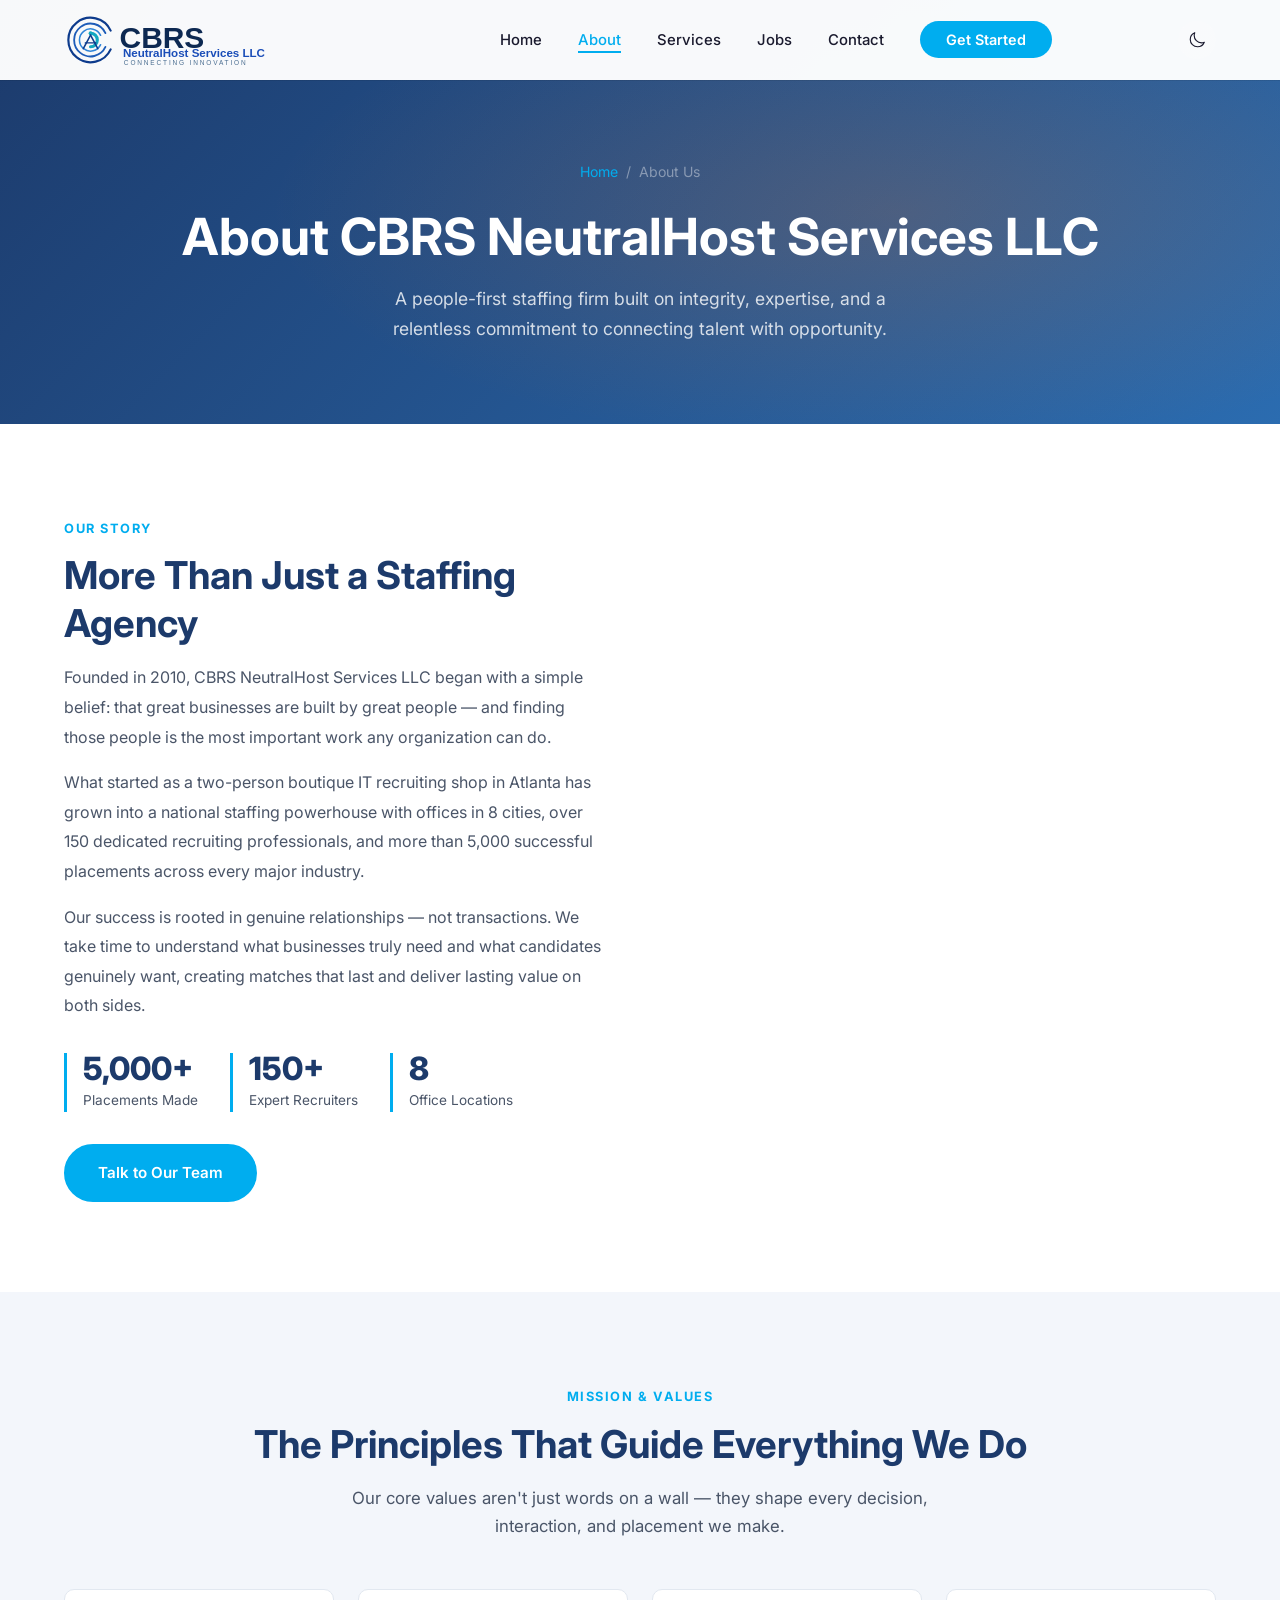
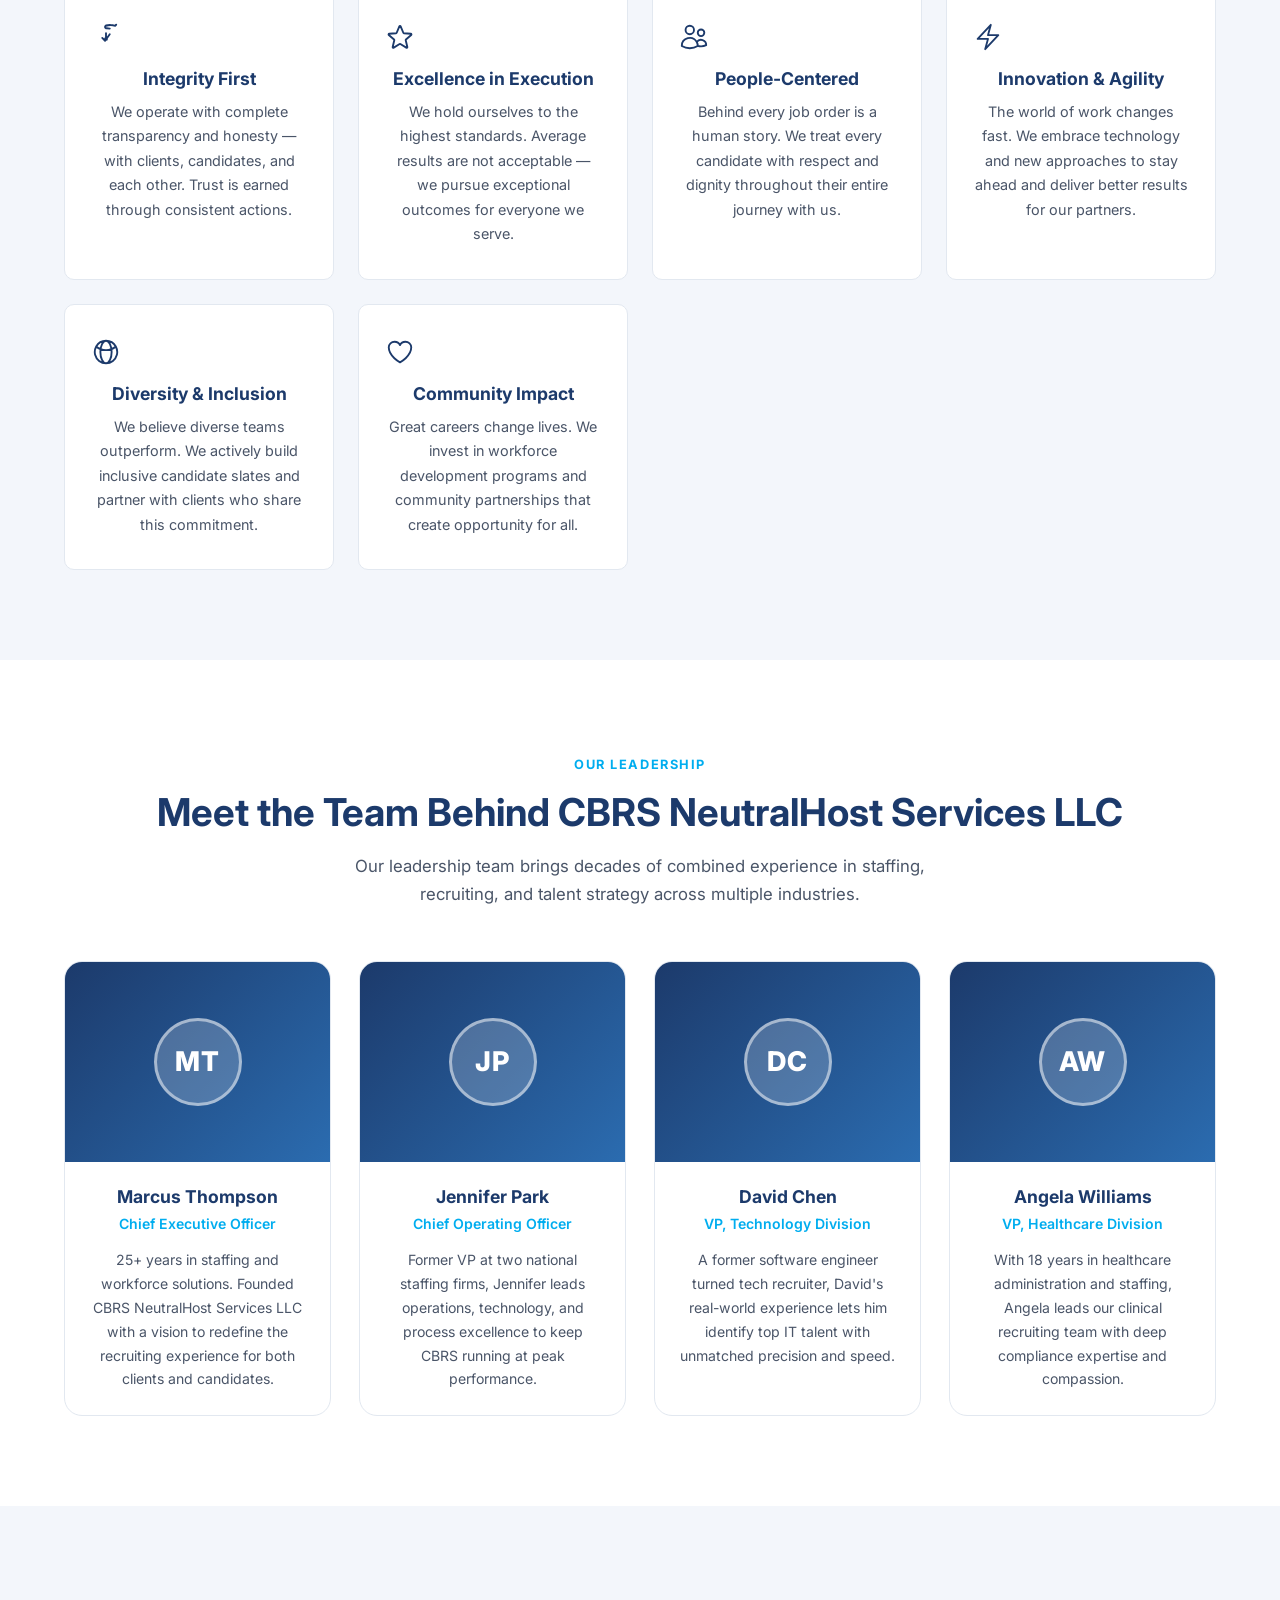
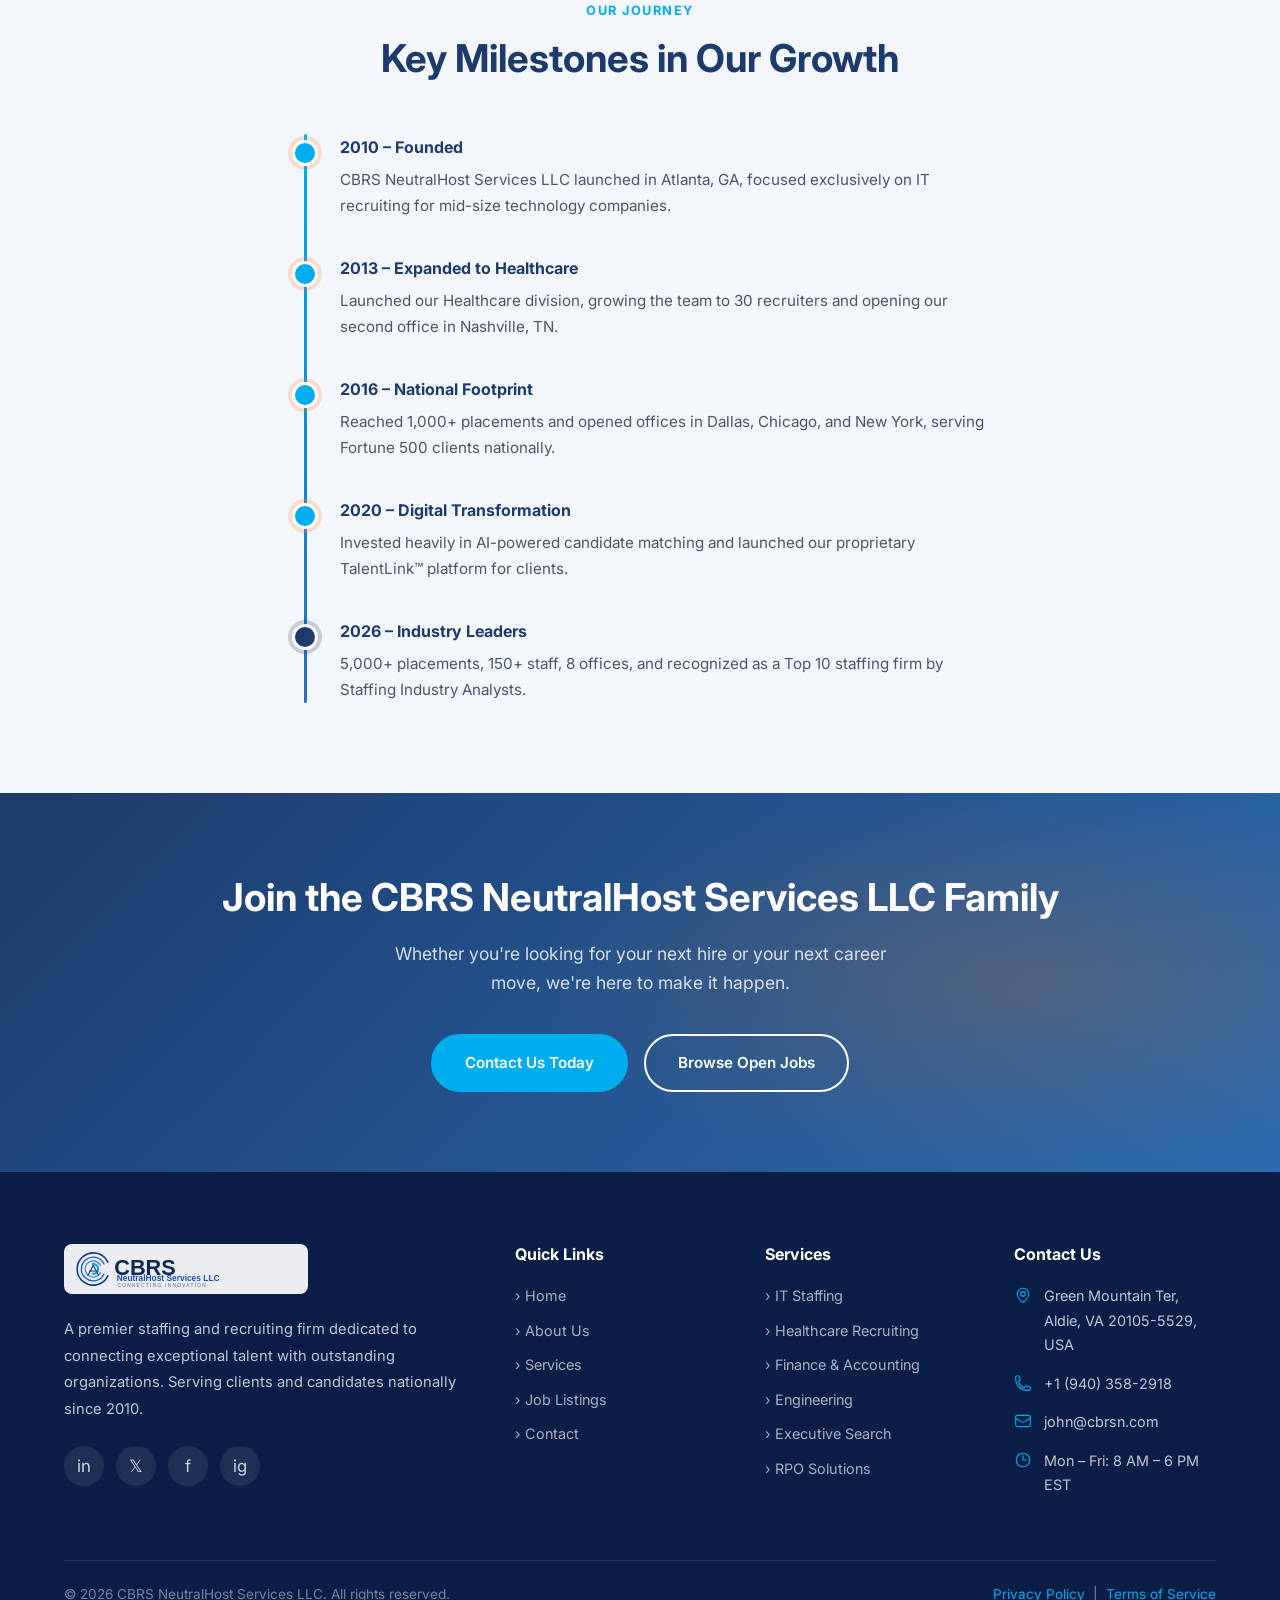
<file: about.html>
<!DOCTYPE html>
<html lang="en">
<head>
  <meta charset="UTF-8" />
  <meta name="viewport" content="width=device-width, initial-scale=1.0" />
  <title>About – CBRS NeutralHost Services LLC</title>
  <meta name="description" content="Learn about CBRS NeutralHost Services LLC – a leading staffing and recruiting firm with over 15 years of experience connecting talent with opportunity." />
  <link rel="preconnect" href="https://fonts.googleapis.com" />
  <link rel="preconnect" href="https://fonts.gstatic.com" crossorigin />
  <link href="https://fonts.googleapis.com/css2?family=Inter:wght@400;500;600;700;800&display=swap" rel="stylesheet" />
  <link rel="stylesheet" href="css/style.css" />
  <link rel="icon" type="image/svg+xml" href="favicon.svg" />
  <link rel="icon" type="image/png" sizes="64x64" href="favicon-64.png" />
  <link rel="icon" type="image/png" sizes="32x32" href="favicon-32.png" />
  <link rel="apple-touch-icon" href="apple-touch-icon.png" />
</head>
<body>

  <div id="scrollProgress" class="scroll-progress"></div>
  <div id="navOverlay" class="nav-overlay"></div>

  <!-- ===== NAVBAR ===== -->
  <nav class="navbar" id="navbar">
    <div class="container nav-inner">
      <a href="index.html" class="nav-logo"><img src="cbrs-logo.svg" alt="CBRS NeutralHost Services LLC" class="logo-img"></a>
      <ul class="nav-links" id="navLinks">
        <li><a href="index.html"    class="nav-link">Home</a></li>
        <li><a href="about.html"    class="nav-link active">About</a></li>
        <li><a href="services.html" class="nav-link">Services</a></li>
        <li><a href="jobs.html"     class="nav-link">Jobs</a></li>
        <li><a href="contact.html"  class="nav-link">Contact</a></li>
        <li><a href="contact.html"  class="btn-nav">Get Started</a></li>
      </ul>
      <button class="dark-toggle" id="darkToggle" aria-label="Toggle dark mode"><svg xmlns="http://www.w3.org/2000/svg" fill="none" viewBox="0 0 24 24" stroke-width="1.5" stroke="currentColor" width="18" height="18"><path stroke-linecap="round" stroke-linejoin="round" d="M21.752 15.002A9.72 9.72 0 0 1 18 15.75c-5.385 0-9.75-4.365-9.75-9.75 0-1.33.266-2.597.748-3.752A9.753 9.753 0 0 0 3 11.25C3 16.635 7.365 21 12.75 21a9.753 9.753 0 0 0 9.002-5.998Z"/></svg></button>
      <div class="hamburger" id="hamburger" aria-label="Toggle menu" role="button" tabindex="0">
        <span></span><span></span><span></span>
      </div>
    </div>
  </nav>

  <!-- ===== PAGE HERO ===== -->
  <section class="page-hero">
    <div class="container">
      <div class="breadcrumb">
        <a href="index.html">Home</a>
        <span>/</span>
        <span>About Us</span>
      </div>
      <h1>About CBRS NeutralHost Services LLC</h1>
      <p>A people-first staffing firm built on integrity, expertise, and a relentless commitment to connecting talent with opportunity.</p>
    </div>
  </section>

  <!-- ===== OUR STORY ===== -->
  <section class="section">
    <div class="container">
      <div class="why-grid">
        <div class="why-content">
          <span class="section-tag">Our Story</span>
          <h2 class="section-title">More Than Just a Staffing Agency</h2>
          <p style="color:var(--text-mid);margin-bottom:16px;line-height:1.85;">
            Founded in 2010, CBRS NeutralHost Services LLC began with a simple belief: that great businesses are built by great people — and finding those people is the most important work any organization can do.
          </p>
          <p style="color:var(--text-mid);margin-bottom:16px;line-height:1.85;">
            What started as a two-person boutique IT recruiting shop in Atlanta has grown into a national staffing powerhouse with offices in 8 cities, over 150 dedicated recruiting professionals, and more than 5,000 successful placements across every major industry.
          </p>
          <p style="color:var(--text-mid);margin-bottom:32px;line-height:1.85;">
            Our success is rooted in genuine relationships — not transactions. We take time to understand what businesses truly need and what candidates genuinely want, creating matches that last and deliver lasting value on both sides.
          </p>
          <div style="display:flex;gap:32px;flex-wrap:wrap;margin-bottom:32px;">
            <div class="stat" style="border-color:var(--accent);">
              <strong style="color:var(--primary);">5,000+</strong>
              <span style="color:var(--text-mid);">Placements Made</span>
            </div>
            <div class="stat" style="border-color:var(--accent);">
              <strong style="color:var(--primary);">150+</strong>
              <span style="color:var(--text-mid);">Expert Recruiters</span>
            </div>
            <div class="stat" style="border-color:var(--accent);">
              <strong style="color:var(--primary);">8</strong>
              <span style="color:var(--text-mid);">Office Locations</span>
            </div>
          </div>
          <a href="contact.html" class="btn btn-primary">Talk to Our Team</a>
        </div>
        <div></div>
      </div>
    </div>
  </section>

  <!-- ===== MISSION & VALUES ===== -->
  <section class="section section-alt">
    <div class="container">
      <div class="text-center">
        <span class="section-tag">Mission &amp; Values</span>
        <h2 class="section-title">The Principles That Guide Everything We Do</h2>
        <p class="section-subtitle">Our core values aren't just words on a wall — they shape every decision, interaction, and placement we make.</p>
      </div>
      <div class="values-grid">
        <div class="value-card">
          <div class="value-icon"><svg xmlns="http://www.w3.org/2000/svg" fill="none" viewBox="0 0 24 24" stroke-width="1.5" stroke="currentColor" width="30" height="30"><path stroke-linecap="round" stroke-linejoin="round" d="M9 12.75 11.25 15 15 9.75m-3-7.036a11.959 11.959 0 0 1 3.598-.388 11.952 11.952 0 0 1 3.316.52 1.003 1.003 0 0 0 1.269-.731A1.003 1.003 0 0 0 19.452 3a14.002 14.002 0 0 0-7.452 0 1.003 1.003 0 0 0-.731 1.269l.003.016c.07.36.33.658.693.732A11.952 11.952 0 0 1 15 5.236M12 12.75a.75.75 0 1 1 0 1.5.75.75 0 0 1 0-1.5Zm0 0V9"/></svg></div>
          <h3>Integrity First</h3>
          <p>We operate with complete transparency and honesty — with clients, candidates, and each other. Trust is earned through consistent actions.</p>
        </div>
        <div class="value-card">
          <div class="value-icon"><svg xmlns="http://www.w3.org/2000/svg" fill="none" viewBox="0 0 24 24" stroke-width="1.5" stroke="currentColor" width="30" height="30"><path stroke-linecap="round" stroke-linejoin="round" d="M11.48 3.499a.562.562 0 0 1 1.04 0l2.125 5.111a.563.563 0 0 0 .475.345l5.518.442c.499.04.701.663.321.988l-4.204 3.602a.563.563 0 0 0-.182.557l1.285 5.385a.562.562 0 0 1-.84.61l-4.725-2.885a.562.562 0 0 0-.586 0L6.982 20.54a.562.562 0 0 1-.84-.61l1.285-5.386a.562.562 0 0 0-.182-.557l-4.204-3.602a.562.562 0 0 1 .321-.988l5.518-.442a.563.563 0 0 0 .475-.345L11.48 3.5Z"/></svg></div>
          <h3>Excellence in Execution</h3>
          <p>We hold ourselves to the highest standards. Average results are not acceptable — we pursue exceptional outcomes for everyone we serve.</p>
        </div>
        <div class="value-card">
          <div class="value-icon"><svg xmlns="http://www.w3.org/2000/svg" fill="none" viewBox="0 0 24 24" stroke-width="1.5" stroke="currentColor" width="30" height="30"><path stroke-linecap="round" stroke-linejoin="round" d="M15 19.128a9.38 9.38 0 0 0 2.625.372 9.337 9.337 0 0 0 4.121-.952 4.125 4.125 0 0 0-7.533-2.493M15 19.128v-.003c0-1.113-.285-2.16-.786-3.07M15 19.128v.106A12.318 12.318 0 0 1 8.624 21c-2.331 0-4.512-.645-6.374-1.766l-.001-.109a6.375 6.375 0 0 1 11.964-3.07M12 6.375a3.375 3.375 0 1 1-6.75 0 3.375 3.375 0 0 1 6.75 0Zm8.25 2.25a2.625 2.625 0 1 1-5.25 0 2.625 2.625 0 0 1 5.25 0Z"/></svg></div>
          <h3>People-Centered</h3>
          <p>Behind every job order is a human story. We treat every candidate with respect and dignity throughout their entire journey with us.</p>
        </div>
        <div class="value-card">
          <div class="value-icon"><svg xmlns="http://www.w3.org/2000/svg" fill="none" viewBox="0 0 24 24" stroke-width="1.5" stroke="currentColor" width="30" height="30"><path stroke-linecap="round" stroke-linejoin="round" d="m3.75 13.5 10.5-11.25L12 10.5h8.25L9.75 21.75 12 13.5H3.75Z"/></svg></div>
          <h3>Innovation &amp; Agility</h3>
          <p>The world of work changes fast. We embrace technology and new approaches to stay ahead and deliver better results for our partners.</p>
        </div>
        <div class="value-card">
          <div class="value-icon"><svg xmlns="http://www.w3.org/2000/svg" fill="none" viewBox="0 0 24 24" stroke-width="1.5" stroke="currentColor" width="30" height="30"><path stroke-linecap="round" stroke-linejoin="round" d="M12 21a9.004 9.004 0 0 0 8.716-6.747M12 21a9.004 9.004 0 0 1-8.716-6.747M12 21c2.485 0 4.5-4.03 4.5-9S14.485 3 12 3m0 18c-2.485 0-4.5-4.03-4.5-9S9.515 3 12 3m0 0a8.997 8.997 0 0 1 7.843 4.582M12 3a8.997 8.997 0 0 0-7.843 4.582m15.686 0A11.953 11.953 0 0 1 12 10.5c-2.998 0-5.74-1.1-7.843-2.918m15.686 0A8.959 8.959 0 0 1 21 12c0 .778-.099 1.533-.284 2.253M3.284 14.253A8.959 8.959 0 0 1 3 12c0-1.546.39-3 1.077-4.253"/></svg></div>
          <h3>Diversity &amp; Inclusion</h3>
          <p>We believe diverse teams outperform. We actively build inclusive candidate slates and partner with clients who share this commitment.</p>
        </div>
        <div class="value-card">
          <div class="value-icon"><svg xmlns="http://www.w3.org/2000/svg" fill="none" viewBox="0 0 24 24" stroke-width="1.5" stroke="currentColor" width="30" height="30"><path stroke-linecap="round" stroke-linejoin="round" d="M21 8.25c0-2.485-2.099-4.5-4.688-4.5-1.935 0-3.597 1.126-4.312 2.733-.715-1.607-2.377-2.733-4.313-2.733C5.1 3.75 3 5.765 3 8.25c0 7.22 9 12 9 12s9-4.78 9-12Z"/></svg></div>
          <h3>Community Impact</h3>
          <p>Great careers change lives. We invest in workforce development programs and community partnerships that create opportunity for all.</p>
        </div>
      </div>
    </div>
  </section>

  <!-- ===== LEADERSHIP TEAM ===== -->
  <section class="section">
    <div class="container">
      <div class="text-center">
        <span class="section-tag">Our Leadership</span>
        <h2 class="section-title">Meet the Team Behind CBRS NeutralHost Services LLC</h2>
        <p class="section-subtitle">Our leadership team brings decades of combined experience in staffing, recruiting, and talent strategy across multiple industries.</p>
      </div>
      <div class="team-grid">
        <div class="team-card">
          <div class="team-avatar"><span class="avatar-initials">MT</span></div>
          <div class="team-info">
            <h4>Marcus Thompson</h4>
            <div class="role">Chief Executive Officer</div>
            <p>25+ years in staffing and workforce solutions. Founded CBRS NeutralHost Services LLC with a vision to redefine the recruiting experience for both clients and candidates.</p>
          </div>
        </div>
        <div class="team-card">
          <div class="team-avatar"><span class="avatar-initials">JP</span></div>
          <div class="team-info">
            <h4>Jennifer Park</h4>
            <div class="role">Chief Operating Officer</div>
            <p>Former VP at two national staffing firms, Jennifer leads operations, technology, and process excellence to keep CBRS running at peak performance.</p>
          </div>
        </div>
        <div class="team-card">
          <div class="team-avatar"><span class="avatar-initials">DC</span></div>
          <div class="team-info">
            <h4>David Chen</h4>
            <div class="role">VP, Technology Division</div>
            <p>A former software engineer turned tech recruiter, David's real-world experience lets him identify top IT talent with unmatched precision and speed.</p>
          </div>
        </div>
        <div class="team-card">
          <div class="team-avatar"><span class="avatar-initials">AW</span></div>
          <div class="team-info">
            <h4>Angela Williams</h4>
            <div class="role">VP, Healthcare Division</div>
            <p>With 18 years in healthcare administration and staffing, Angela leads our clinical recruiting team with deep compliance expertise and compassion.</p>
          </div>
        </div>
      </div>
    </div>
  </section>

  <!-- ===== MILESTONES ===== -->
  <section class="section section-alt">
    <div class="container">
      <div class="text-center">
        <span class="section-tag">Our Journey</span>
        <h2 class="section-title">Key Milestones in Our Growth</h2>
      </div>
      <div style="max-width:720px;margin:52px auto 0;position:relative;">
        <div style="position:absolute;left:24px;top:0;bottom:0;width:3px;background:linear-gradient(to bottom, var(--accent), var(--primary-light));border-radius:3px;"></div>
        <div style="display:flex;flex-direction:column;gap:36px;">
          <div style="display:flex;gap:32px;align-items:flex-start;padding-left:60px;position:relative;">
            <div style="position:absolute;left:12px;top:6px;width:26px;height:26px;background:var(--accent);border-radius:50%;border:3px solid white;box-shadow:0 0 0 4px rgba(249,115,22,.2);"></div>
            <div><strong style="color:var(--primary);font-size:1rem;">2010 – Founded</strong><p style="color:var(--text-mid);margin-top:6px;font-size:.95rem;">CBRS NeutralHost Services LLC launched in Atlanta, GA, focused exclusively on IT recruiting for mid-size technology companies.</p></div>
          </div>
          <div style="display:flex;gap:32px;align-items:flex-start;padding-left:60px;position:relative;">
            <div style="position:absolute;left:12px;top:6px;width:26px;height:26px;background:var(--accent);border-radius:50%;border:3px solid white;box-shadow:0 0 0 4px rgba(249,115,22,.2);"></div>
            <div><strong style="color:var(--primary);font-size:1rem;">2013 – Expanded to Healthcare</strong><p style="color:var(--text-mid);margin-top:6px;font-size:.95rem;">Launched our Healthcare division, growing the team to 30 recruiters and opening our second office in Nashville, TN.</p></div>
          </div>
          <div style="display:flex;gap:32px;align-items:flex-start;padding-left:60px;position:relative;">
            <div style="position:absolute;left:12px;top:6px;width:26px;height:26px;background:var(--accent);border-radius:50%;border:3px solid white;box-shadow:0 0 0 4px rgba(249,115,22,.2);"></div>
            <div><strong style="color:var(--primary);font-size:1rem;">2016 – National Footprint</strong><p style="color:var(--text-mid);margin-top:6px;font-size:.95rem;">Reached 1,000+ placements and opened offices in Dallas, Chicago, and New York, serving Fortune 500 clients nationally.</p></div>
          </div>
          <div style="display:flex;gap:32px;align-items:flex-start;padding-left:60px;position:relative;">
            <div style="position:absolute;left:12px;top:6px;width:26px;height:26px;background:var(--accent);border-radius:50%;border:3px solid white;box-shadow:0 0 0 4px rgba(249,115,22,.2);"></div>
            <div><strong style="color:var(--primary);font-size:1rem;">2020 – Digital Transformation</strong><p style="color:var(--text-mid);margin-top:6px;font-size:.95rem;">Invested heavily in AI-powered candidate matching and launched our proprietary TalentLink&trade; platform for clients.</p></div>
          </div>
          <div style="display:flex;gap:32px;align-items:flex-start;padding-left:60px;position:relative;">
            <div style="position:absolute;left:12px;top:6px;width:26px;height:26px;background:var(--primary);border-radius:50%;border:3px solid white;box-shadow:0 0 0 4px rgba(13,43,94,.2);"></div>
            <div><strong style="color:var(--primary);font-size:1rem;">2026 – Industry Leaders</strong><p style="color:var(--text-mid);margin-top:6px;font-size:.95rem;">5,000+ placements, 150+ staff, 8 offices, and recognized as a Top 10 staffing firm by Staffing Industry Analysts.</p></div>
          </div>
        </div>
      </div>
    </div>
  </section>

  <!-- ===== CTA ===== -->
  <section class="cta-banner">
    <div class="container">
      <h2>Join the CBRS NeutralHost Services LLC Family</h2>
      <p>Whether you're looking for your next hire or your next career move, we're here to make it happen.</p>
      <div class="cta-banner-btns">
        <a href="contact.html" class="btn btn-primary">Contact Us Today</a>
        <a href="jobs.html"    class="btn btn-outline">Browse Open Jobs</a>
      </div>
    </div>
  </section>

  <!-- ===== FOOTER ===== -->
  <footer class="footer">
    <div class="container">
      <div class="footer-grid">
        <div class="footer-brand">
          <a href="index.html" class="logo"><img src="cbrs-logo.svg" alt="CBRS NeutralHost Services LLC"></a>
          <p>A premier staffing and recruiting firm dedicated to connecting exceptional talent with outstanding organizations. Serving clients and candidates nationally since 2010.</p>
          <div class="social-links">
            <a href="#" class="social-link" aria-label="LinkedIn">in</a>
            <a href="#" class="social-link" aria-label="Twitter">&#120143;</a>
            <a href="#" class="social-link" aria-label="Facebook">f</a>
            <a href="#" class="social-link" aria-label="Instagram">ig</a>
          </div>
        </div>
        <div class="footer-col">
          <h4>Quick Links</h4>
          <ul class="footer-links">
            <li><a href="index.html">&#8250; Home</a></li>
            <li><a href="about.html">&#8250; About Us</a></li>
            <li><a href="services.html">&#8250; Services</a></li>
            <li><a href="jobs.html">&#8250; Job Listings</a></li>
            <li><a href="contact.html">&#8250; Contact</a></li>
          </ul>
        </div>
        <div class="footer-col">
          <h4>Services</h4>
          <ul class="footer-links">
            <li><a href="services.html">&#8250; IT Staffing</a></li>
            <li><a href="services.html">&#8250; Healthcare Recruiting</a></li>
            <li><a href="services.html">&#8250; Finance &amp; Accounting</a></li>
            <li><a href="services.html">&#8250; Engineering</a></li>
            <li><a href="services.html">&#8250; Executive Search</a></li>
            <li><a href="services.html">&#8250; RPO Solutions</a></li>
          </ul>
        </div>
        <div class="footer-col">
          <h4>Contact Us</h4>
          <div class="footer-contact-item"><span class="ico"><svg xmlns="http://www.w3.org/2000/svg" fill="none" viewBox="0 0 24 24" stroke-width="1.5" stroke="currentColor" width="18" height="18"><path stroke-linecap="round" stroke-linejoin="round" d="M15 10.5a3 3 0 1 1-6 0 3 3 0 0 1 6 0Z"/><path stroke-linecap="round" stroke-linejoin="round" d="M19.5 10.5c0 7.142-7.5 11.25-7.5 11.25S4.5 17.642 4.5 10.5a7.5 7.5 0 1 1 15 0Z"/></svg></span><span>Green Mountain Ter,<br>Aldie, VA 20105-5529, USA</span></div>
          <div class="footer-contact-item"><span class="ico"><svg xmlns="http://www.w3.org/2000/svg" fill="none" viewBox="0 0 24 24" stroke-width="1.5" stroke="currentColor" width="18" height="18"><path stroke-linecap="round" stroke-linejoin="round" d="M2.25 6.75c0 8.284 6.716 15 15 15h2.25a2.25 2.25 0 0 0 2.25-2.25v-1.372c0-.516-.351-.966-.852-1.091l-4.423-1.106c-.44-.11-.902.055-1.173.417l-.97 1.293c-.282.376-.769.542-1.21.38a12.035 12.035 0 0 1-7.143-7.143c-.162-.441.004-.928.38-1.21l1.293-.97c.363-.271.527-.734.417-1.173L6.963 3.102a1.125 1.125 0 0 0-1.091-.852H4.5A2.25 2.25 0 0 0 2.25 4.5v2.25Z"/></svg></span><span>+1 (940) 358-2918</span></div>
          <div class="footer-contact-item"><span class="ico"><svg xmlns="http://www.w3.org/2000/svg" fill="none" viewBox="0 0 24 24" stroke-width="1.5" stroke="currentColor" width="18" height="18"><path stroke-linecap="round" stroke-linejoin="round" d="M21.75 6.75v10.5a2.25 2.25 0 0 1-2.25 2.25h-15a2.25 2.25 0 0 1-2.25-2.25V6.75m19.5 0A2.25 2.25 0 0 0 19.5 4.5h-15a2.25 2.25 0 0 0-2.25 2.25m19.5 0v.243a2.25 2.25 0 0 1-1.07 1.916l-7.5 4.615a2.25 2.25 0 0 1-2.36 0L3.32 8.91a2.25 2.25 0 0 1-1.07-1.916V6.75"/></svg></span><span>john@cbrsn.com</span></div>
          <div class="footer-contact-item"><span class="ico"><svg xmlns="http://www.w3.org/2000/svg" fill="none" viewBox="0 0 24 24" stroke-width="1.5" stroke="currentColor" width="18" height="18"><path stroke-linecap="round" stroke-linejoin="round" d="M12 6v6h4.5m4.5 0a9 9 0 1 1-18 0 9 9 0 0 1 18 0Z"/></svg></span><span>Mon – Fri: 8 AM – 6 PM EST</span></div>
        </div>
      </div>
      <div class="footer-bottom">
        <span>&copy; 2026 CBRS NeutralHost Services LLC. All rights reserved.</span>
        <span><a href="privacy-policy.html">Privacy Policy</a> &nbsp;|&nbsp; <a href="terms-of-service.html">Terms of Service</a></span>
      </div>
    </div>
  </footer>

  <button class="scroll-top" id="scrollTop" aria-label="Scroll to top">&#8679;</button>
  <button class="mobile-cta" id="mobileCta">Hire Talent</button>
  <script src="js/main.js"></script>
</body>
</html>
</file>
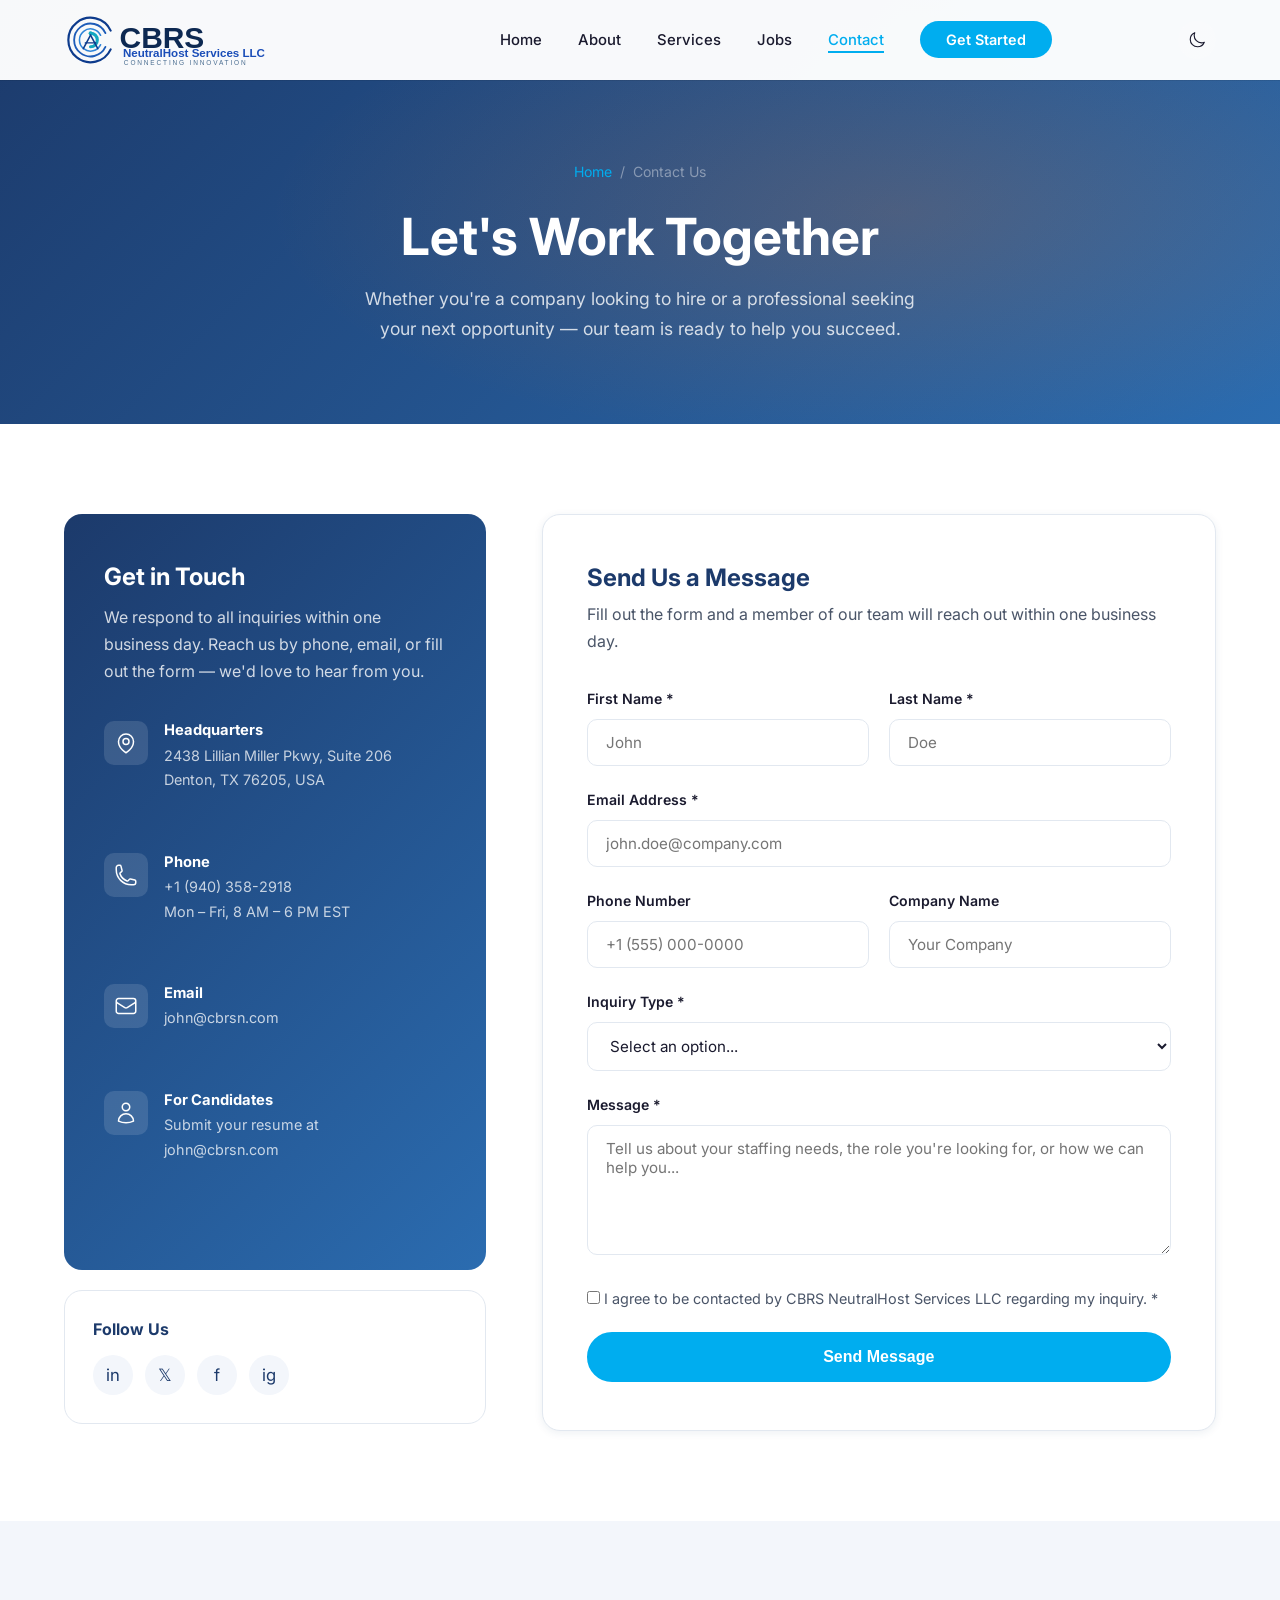
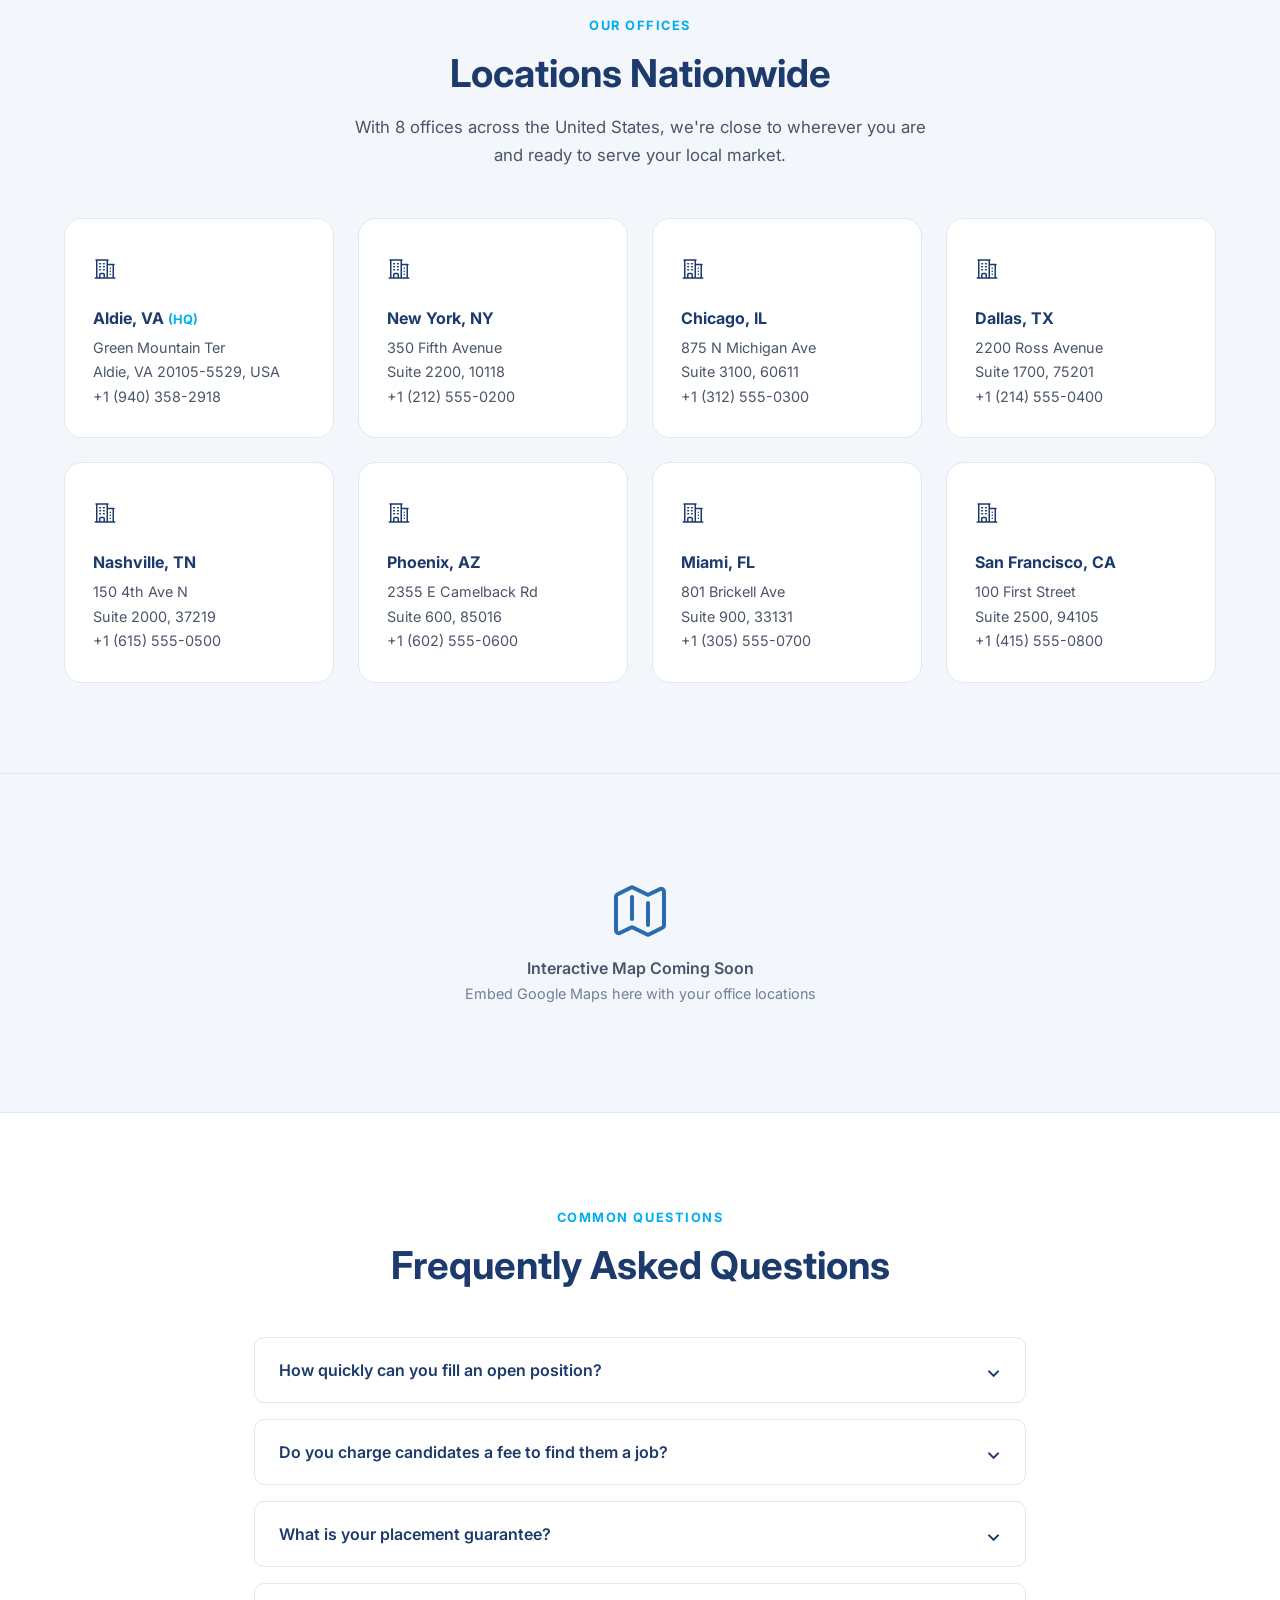
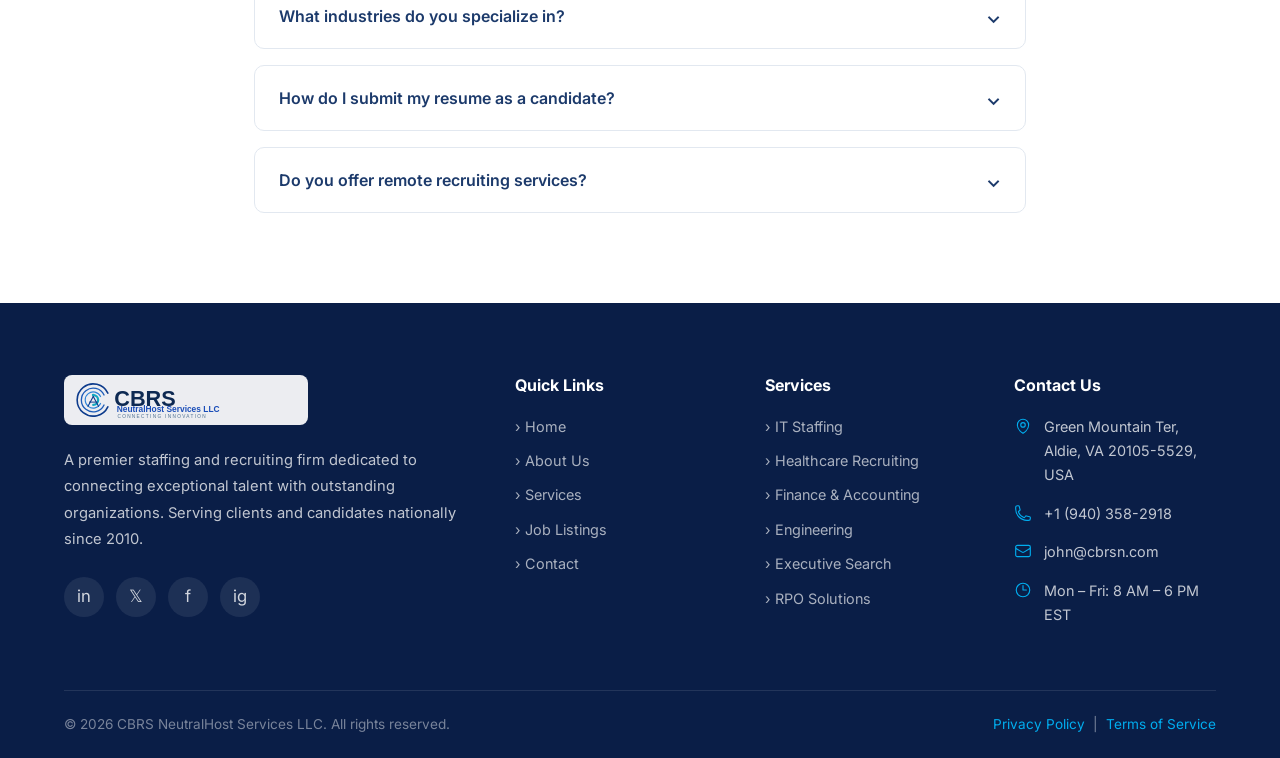
<file: contact.html>
<!DOCTYPE html>
<html lang="en">
<head>
  <meta charset="UTF-8" />
  <meta name="viewport" content="width=device-width, initial-scale=1.0" />
  <title>Contact – CBRS NeutralHost Services LLC</title>
  <meta name="description" content="Get in touch with CBRS NeutralHost Services LLC for staffing solutions, recruiting assistance, or to submit your resume. We respond within 48 hours." />
  <link rel="preconnect" href="https://fonts.googleapis.com" />
  <link rel="preconnect" href="https://fonts.gstatic.com" crossorigin />
  <link href="https://fonts.googleapis.com/css2?family=Inter:wght@400;500;600;700;800&display=swap" rel="stylesheet" />
  <link rel="stylesheet" href="css/style.css" />
  <link rel="icon" type="image/svg+xml" href="favicon.svg" />
  <link rel="icon" type="image/png" sizes="64x64" href="favicon-64.png" />
  <link rel="icon" type="image/png" sizes="32x32" href="favicon-32.png" />
  <link rel="apple-touch-icon" href="apple-touch-icon.png" />
  <style>
    .offices-grid {
      display: grid;
      grid-template-columns: repeat(auto-fit, minmax(220px, 1fr));
      gap: 24px;
      margin-top: 48px;
    }
    .office-card {
      background: var(--white);
      border: 1px solid var(--border);
      border-radius: var(--radius-lg);
      padding: 28px;
      transition: var(--transition);
    }
    .office-card:hover { transform: translateY(-4px); box-shadow: var(--shadow-md); border-color: var(--primary-light); }
    .office-card h4 { font-size: 1rem; margin-bottom: 8px; }
    .office-card p  { font-size: .9rem; color: var(--text-mid); }
    .office-icon { font-size: 1.8rem; margin-bottom: 12px; }

    .faq-list { margin-top: 48px; display: flex; flex-direction: column; gap: 16px; }
    .faq-item {
      background: var(--white);
      border: 1px solid var(--border);
      border-radius: var(--radius);
      overflow: hidden;
    }
    .faq-question {
      width: 100%;
      padding: 20px 24px;
      background: none;
      border: none;
      text-align: left;
      font-size: 1rem;
      font-weight: 600;
      color: var(--primary);
      cursor: pointer;
      display: flex;
      justify-content: space-between;
      align-items: center;
      gap: 16px;
      font-family: inherit;
      transition: background var(--transition);
    }
    .faq-question:hover { background: var(--light-bg); }
    .faq-arrow { font-size: 1.2rem; transition: transform var(--transition); flex-shrink: 0; }
    .faq-item.open .faq-arrow { transform: rotate(180deg); }
    .faq-answer {
      max-height: 0;
      overflow: hidden;
      transition: max-height .35s ease;
    }
    .faq-item.open .faq-answer { max-height: 300px; }
    .faq-answer p {
      padding: 0 24px 20px;
      font-size: .95rem;
      color: var(--text-mid);
      line-height: 1.8;
    }

    .success-message {
      display: none;
      background: #ecfdf5;
      border: 1.5px solid #6ee7b7;
      border-radius: var(--radius);
      padding: 20px 24px;
      color: #065f46;
      font-weight: 600;
      text-align: center;
      margin-top: 16px;
    }
  </style>
</head>
<body>

  <div id="scrollProgress" class="scroll-progress"></div>
  <div id="navOverlay" class="nav-overlay"></div>

  <!-- ===== NAVBAR ===== -->
  <nav class="navbar" id="navbar">
    <div class="container nav-inner">
      <a href="index.html" class="nav-logo"><img src="cbrs-logo.svg" alt="CBRS NeutralHost Services LLC" class="logo-img"></a>
      <ul class="nav-links" id="navLinks">
        <li><a href="index.html"    class="nav-link">Home</a></li>
        <li><a href="about.html"    class="nav-link">About</a></li>
        <li><a href="services.html" class="nav-link">Services</a></li>
        <li><a href="jobs.html"     class="nav-link">Jobs</a></li>
        <li><a href="contact.html"  class="nav-link active">Contact</a></li>
        <li><a href="contact.html"  class="btn-nav">Get Started</a></li>
      </ul>
      <button class="dark-toggle" id="darkToggle" aria-label="Toggle dark mode"><svg xmlns="http://www.w3.org/2000/svg" fill="none" viewBox="0 0 24 24" stroke-width="1.5" stroke="currentColor" width="18" height="18"><path stroke-linecap="round" stroke-linejoin="round" d="M21.752 15.002A9.72 9.72 0 0 1 18 15.75c-5.385 0-9.75-4.365-9.75-9.75 0-1.33.266-2.597.748-3.752A9.753 9.753 0 0 0 3 11.25C3 16.635 7.365 21 12.75 21a9.753 9.753 0 0 0 9.002-5.998Z"/></svg></button>
      <div class="hamburger" id="hamburger" aria-label="Toggle menu" role="button" tabindex="0">
        <span></span><span></span><span></span>
      </div>
    </div>
  </nav>

  <!-- ===== PAGE HERO ===== -->
  <section class="page-hero">
    <div class="container">
      <div class="breadcrumb">
        <a href="index.html">Home</a><span>/</span><span>Contact Us</span>
      </div>
      <h1>Let's Work Together</h1>
      <p>Whether you're a company looking to hire or a professional seeking your next opportunity — our team is ready to help you succeed.</p>
    </div>
  </section>

  <!-- ===== CONTACT MAIN ===== -->
  <section class="section">
    <div class="container">
      <div class="contact-grid">

        <!-- Info Side -->
        <div>
          <div class="contact-info-card">
            <h3>Get in Touch</h3>
            <p>We respond to all inquiries within one business day. Reach us by phone, email, or fill out the form — we'd love to hear from you.</p>

            <div class="contact-detail">
              <div class="ico"><svg xmlns="http://www.w3.org/2000/svg" fill="none" viewBox="0 0 24 24" stroke-width="1.5" stroke="currentColor" width="24" height="24"><path stroke-linecap="round" stroke-linejoin="round" d="M15 10.5a3 3 0 1 1-6 0 3 3 0 0 1 6 0Z"/><path stroke-linecap="round" stroke-linejoin="round" d="M19.5 10.5c0 7.142-7.5 11.25-7.5 11.25S4.5 17.642 4.5 10.5a7.5 7.5 0 1 1 15 0Z"/></svg></div>
              <div>
                <h4>Headquarters</h4>
                <p>2438 Lillian Miller Pkwy, Suite 206<br>Denton, TX 76205, USA</p>
              </div>
            </div>

            <div class="contact-detail">
              <div class="ico"><svg xmlns="http://www.w3.org/2000/svg" fill="none" viewBox="0 0 24 24" stroke-width="1.5" stroke="currentColor" width="24" height="24"><path stroke-linecap="round" stroke-linejoin="round" d="M2.25 6.75c0 8.284 6.716 15 15 15h2.25a2.25 2.25 0 0 0 2.25-2.25v-1.372c0-.516-.351-.966-.852-1.091l-4.423-1.106c-.44-.11-.902.055-1.173.417l-.97 1.293c-.282.376-.769.542-1.21.38a12.035 12.035 0 0 1-7.143-7.143c-.162-.441.004-.928.38-1.21l1.293-.97c.363-.271.527-.734.417-1.173L6.963 3.102a1.125 1.125 0 0 0-1.091-.852H4.5A2.25 2.25 0 0 0 2.25 4.5v2.25Z"/></svg></div>
              <div>
                <h4>Phone</h4>
                <p>+1 (940) 358-2918<br>Mon – Fri, 8 AM – 6 PM EST</p>
              </div>
            </div>

            <div class="contact-detail">
              <div class="ico"><svg xmlns="http://www.w3.org/2000/svg" fill="none" viewBox="0 0 24 24" stroke-width="1.5" stroke="currentColor" width="24" height="24"><path stroke-linecap="round" stroke-linejoin="round" d="M21.75 6.75v10.5a2.25 2.25 0 0 1-2.25 2.25h-15a2.25 2.25 0 0 1-2.25-2.25V6.75m19.5 0A2.25 2.25 0 0 0 19.5 4.5h-15a2.25 2.25 0 0 0-2.25 2.25m19.5 0v.243a2.25 2.25 0 0 1-1.07 1.916l-7.5 4.615a2.25 2.25 0 0 1-2.36 0L3.32 8.91a2.25 2.25 0 0 1-1.07-1.916V6.75"/></svg></div>
              <div>
                <h4>Email</h4>
                <p>john@cbrsn.com</p>
              </div>
            </div>

            <div class="contact-detail">
              <div class="ico"><svg xmlns="http://www.w3.org/2000/svg" fill="none" viewBox="0 0 24 24" stroke-width="1.5" stroke="currentColor" width="24" height="24"><path stroke-linecap="round" stroke-linejoin="round" d="M15.75 6a3.75 3.75 0 1 1-7.5 0 3.75 3.75 0 0 1 7.5 0ZM4.501 20.118a7.5 7.5 0 0 1 14.998 0A17.933 17.933 0 0 1 12 21.75c-2.676 0-5.216-.584-7.499-1.632Z"/></svg></div>
              <div>
                <h4>For Candidates</h4>
                <p>Submit your resume at<br>john@cbrsn.com</p>
              </div>
            </div>
          </div>

          <!-- Social -->
          <div style="background:var(--white);border:1px solid var(--border);border-radius:var(--radius-lg);padding:28px;margin-top:20px;">
            <h4 style="margin-bottom:16px;font-size:1rem;">Follow Us</h4>
            <div class="social-links">
              <a href="#" class="social-link" style="background:var(--light-bg);color:var(--primary);" aria-label="LinkedIn">in</a>
              <a href="#" class="social-link" style="background:var(--light-bg);color:var(--primary);" aria-label="Twitter">&#120143;</a>
              <a href="#" class="social-link" style="background:var(--light-bg);color:var(--primary);" aria-label="Facebook">f</a>
              <a href="#" class="social-link" style="background:var(--light-bg);color:var(--primary);" aria-label="Instagram">ig</a>
            </div>
          </div>
        </div>

        <!-- Form Side -->
        <div class="contact-form">
          <h3>Send Us a Message</h3>
          <p>Fill out the form and a member of our team will reach out within one business day.</p>
          <form id="contactForm" onsubmit="handleContact(event)" novalidate>
            <div class="form-row">
              <div class="form-group">
                <label for="firstName">First Name *</label>
                <input type="text" id="firstName" name="firstName" required placeholder="John" autocomplete="given-name" />
              </div>
              <div class="form-group">
                <label for="lastName">Last Name *</label>
                <input type="text" id="lastName" name="lastName" required placeholder="Doe" autocomplete="family-name" />
              </div>
            </div>
            <div class="form-group">
              <label for="email">Email Address *</label>
              <input type="email" id="email" name="email" required placeholder="john.doe@company.com" autocomplete="email" />
            </div>
            <div class="form-row">
              <div class="form-group">
                <label for="phone">Phone Number</label>
                <input type="tel" id="phone" name="phone" placeholder="+1 (555) 000-0000" autocomplete="tel" />
              </div>
              <div class="form-group">
                <label for="company">Company Name</label>
                <input type="text" id="company" name="company" placeholder="Your Company" autocomplete="organization" />
              </div>
            </div>
            <div class="form-group">
              <label for="inquiryType">Inquiry Type *</label>
              <select id="inquiryType" name="inquiryType" required>
                <option value="" disabled selected>Select an option...</option>
                <option value="hire">I'm looking to hire talent</option>
                <option value="job">I'm looking for a job</option>
                <option value="rpo">I'm interested in RPO solutions</option>
                <option value="executive">I need executive search services</option>
                <option value="partnership">Partnership / Vendor inquiry</option>
                <option value="other">Other</option>
              </select>
            </div>
            <div class="form-group">
              <label for="message">Message *</label>
              <textarea id="message" name="message" required placeholder="Tell us about your staffing needs, the role you're looking for, or how we can help you..." rows="5"></textarea>
            </div>
            <div style="margin-bottom:20px;">
              <label class="sidebar-check" style="font-size:.9rem;color:var(--text-mid);">
                <input type="checkbox" id="consent" required />
                I agree to be contacted by CBRS NeutralHost Services LLC regarding my inquiry. *
              </label>
            </div>
            <button type="submit" class="btn btn-primary" style="width:100%;justify-content:center;font-size:1rem;" id="submitBtn">
              Send Message
            </button>
            <div class="success-message" id="successMsg">
              &#10003; &nbsp; Thank you! Your message has been received. We'll be in touch within one business day.
            </div>
          </form>
        </div>

      </div>
    </div>
  </section>

  <!-- ===== OFFICE LOCATIONS ===== -->
  <section class="section section-alt">
    <div class="container">
      <div class="text-center">
        <span class="section-tag">Our Offices</span>
        <h2 class="section-title">Locations Nationwide</h2>
        <p class="section-subtitle">With 8 offices across the United States, we're close to wherever you are and ready to serve your local market.</p>
      </div>
      <div class="offices-grid">
        <div class="office-card">
          <div class="office-icon"><svg xmlns="http://www.w3.org/2000/svg" fill="none" viewBox="0 0 24 24" stroke-width="1.5" stroke="currentColor" width="24" height="24" style="color:var(--primary)"><path stroke-linecap="round" stroke-linejoin="round" d="M2.25 21h19.5m-18-18v18m10.5-18v18m6-13.5V21M6.75 6.75h.75m-.75 3h.75m-.75 3h.75m3-6h.75m-.75 3h.75m-.75 3h.75M6.75 21v-3.375c0-.621.504-1.125 1.125-1.125h2.25c.621 0 1.125.504 1.125 1.125V21M3 3h12m-.75 4.5H21m-3.75 3.75h.008v.008h-.008v-.008Zm0 3h.008v.008h-.008v-.008Zm0 3h.008v.008h-.008v-.008Z"/></svg></div>
          <h4>Aldie, VA <span style="color:var(--accent);font-size:.8rem;">(HQ)</span></h4>
          <p>Green Mountain Ter<br>Aldie, VA 20105-5529, USA<br>+1 (940) 358-2918</p>
        </div>
        <div class="office-card">
          <div class="office-icon"><svg xmlns="http://www.w3.org/2000/svg" fill="none" viewBox="0 0 24 24" stroke-width="1.5" stroke="currentColor" width="24" height="24" style="color:var(--primary)"><path stroke-linecap="round" stroke-linejoin="round" d="M2.25 21h19.5m-18-18v18m10.5-18v18m6-13.5V21M6.75 6.75h.75m-.75 3h.75m-.75 3h.75m3-6h.75m-.75 3h.75m-.75 3h.75M6.75 21v-3.375c0-.621.504-1.125 1.125-1.125h2.25c.621 0 1.125.504 1.125 1.125V21M3 3h12m-.75 4.5H21m-3.75 3.75h.008v.008h-.008v-.008Zm0 3h.008v.008h-.008v-.008Zm0 3h.008v.008h-.008v-.008Z"/></svg></div>
          <h4>New York, NY</h4>
          <p>350 Fifth Avenue<br>Suite 2200, 10118<br>+1 (212) 555-0200</p>
        </div>
        <div class="office-card">
          <div class="office-icon"><svg xmlns="http://www.w3.org/2000/svg" fill="none" viewBox="0 0 24 24" stroke-width="1.5" stroke="currentColor" width="24" height="24" style="color:var(--primary)"><path stroke-linecap="round" stroke-linejoin="round" d="M2.25 21h19.5m-18-18v18m10.5-18v18m6-13.5V21M6.75 6.75h.75m-.75 3h.75m-.75 3h.75m3-6h.75m-.75 3h.75m-.75 3h.75M6.75 21v-3.375c0-.621.504-1.125 1.125-1.125h2.25c.621 0 1.125.504 1.125 1.125V21M3 3h12m-.75 4.5H21m-3.75 3.75h.008v.008h-.008v-.008Zm0 3h.008v.008h-.008v-.008Zm0 3h.008v.008h-.008v-.008Z"/></svg></div>
          <h4>Chicago, IL</h4>
          <p>875 N Michigan Ave<br>Suite 3100, 60611<br>+1 (312) 555-0300</p>
        </div>
        <div class="office-card">
          <div class="office-icon"><svg xmlns="http://www.w3.org/2000/svg" fill="none" viewBox="0 0 24 24" stroke-width="1.5" stroke="currentColor" width="24" height="24" style="color:var(--primary)"><path stroke-linecap="round" stroke-linejoin="round" d="M2.25 21h19.5m-18-18v18m10.5-18v18m6-13.5V21M6.75 6.75h.75m-.75 3h.75m-.75 3h.75m3-6h.75m-.75 3h.75m-.75 3h.75M6.75 21v-3.375c0-.621.504-1.125 1.125-1.125h2.25c.621 0 1.125.504 1.125 1.125V21M3 3h12m-.75 4.5H21m-3.75 3.75h.008v.008h-.008v-.008Zm0 3h.008v.008h-.008v-.008Zm0 3h.008v.008h-.008v-.008Z"/></svg></div>
          <h4>Dallas, TX</h4>
          <p>2200 Ross Avenue<br>Suite 1700, 75201<br>+1 (214) 555-0400</p>
        </div>
        <div class="office-card">
          <div class="office-icon"><svg xmlns="http://www.w3.org/2000/svg" fill="none" viewBox="0 0 24 24" stroke-width="1.5" stroke="currentColor" width="24" height="24" style="color:var(--primary)"><path stroke-linecap="round" stroke-linejoin="round" d="M2.25 21h19.5m-18-18v18m10.5-18v18m6-13.5V21M6.75 6.75h.75m-.75 3h.75m-.75 3h.75m3-6h.75m-.75 3h.75m-.75 3h.75M6.75 21v-3.375c0-.621.504-1.125 1.125-1.125h2.25c.621 0 1.125.504 1.125 1.125V21M3 3h12m-.75 4.5H21m-3.75 3.75h.008v.008h-.008v-.008Zm0 3h.008v.008h-.008v-.008Zm0 3h.008v.008h-.008v-.008Z"/></svg></div>
          <h4>Nashville, TN</h4>
          <p>150 4th Ave N<br>Suite 2000, 37219<br>+1 (615) 555-0500</p>
        </div>
        <div class="office-card">
          <div class="office-icon"><svg xmlns="http://www.w3.org/2000/svg" fill="none" viewBox="0 0 24 24" stroke-width="1.5" stroke="currentColor" width="24" height="24" style="color:var(--primary)"><path stroke-linecap="round" stroke-linejoin="round" d="M2.25 21h19.5m-18-18v18m10.5-18v18m6-13.5V21M6.75 6.75h.75m-.75 3h.75m-.75 3h.75m3-6h.75m-.75 3h.75m-.75 3h.75M6.75 21v-3.375c0-.621.504-1.125 1.125-1.125h2.25c.621 0 1.125.504 1.125 1.125V21M3 3h12m-.75 4.5H21m-3.75 3.75h.008v.008h-.008v-.008Zm0 3h.008v.008h-.008v-.008Zm0 3h.008v.008h-.008v-.008Z"/></svg></div>
          <h4>Phoenix, AZ</h4>
          <p>2355 E Camelback Rd<br>Suite 600, 85016<br>+1 (602) 555-0600</p>
        </div>
        <div class="office-card">
          <div class="office-icon"><svg xmlns="http://www.w3.org/2000/svg" fill="none" viewBox="0 0 24 24" stroke-width="1.5" stroke="currentColor" width="24" height="24" style="color:var(--primary)"><path stroke-linecap="round" stroke-linejoin="round" d="M2.25 21h19.5m-18-18v18m10.5-18v18m6-13.5V21M6.75 6.75h.75m-.75 3h.75m-.75 3h.75m3-6h.75m-.75 3h.75m-.75 3h.75M6.75 21v-3.375c0-.621.504-1.125 1.125-1.125h2.25c.621 0 1.125.504 1.125 1.125V21M3 3h12m-.75 4.5H21m-3.75 3.75h.008v.008h-.008v-.008Zm0 3h.008v.008h-.008v-.008Zm0 3h.008v.008h-.008v-.008Z"/></svg></div>
          <h4>Miami, FL</h4>
          <p>801 Brickell Ave<br>Suite 900, 33131<br>+1 (305) 555-0700</p>
        </div>
        <div class="office-card">
          <div class="office-icon"><svg xmlns="http://www.w3.org/2000/svg" fill="none" viewBox="0 0 24 24" stroke-width="1.5" stroke="currentColor" width="24" height="24" style="color:var(--primary)"><path stroke-linecap="round" stroke-linejoin="round" d="M2.25 21h19.5m-18-18v18m10.5-18v18m6-13.5V21M6.75 6.75h.75m-.75 3h.75m-.75 3h.75m3-6h.75m-.75 3h.75m-.75 3h.75M6.75 21v-3.375c0-.621.504-1.125 1.125-1.125h2.25c.621 0 1.125.504 1.125 1.125V21M3 3h12m-.75 4.5H21m-3.75 3.75h.008v.008h-.008v-.008Zm0 3h.008v.008h-.008v-.008Zm0 3h.008v.008h-.008v-.008Z"/></svg></div>
          <h4>San Francisco, CA</h4>
          <p>100 First Street<br>Suite 2500, 94105<br>+1 (415) 555-0800</p>
        </div>
      </div>
    </div>
  </section>

  <!-- ===== MAP PLACEHOLDER ===== -->
  <div style="background:var(--light-bg);height:340px;display:flex;align-items:center;justify-content:center;border-top:1px solid var(--border);border-bottom:1px solid var(--border);">
    <div style="text-align:center;">
      <div style="font-size:0;margin-bottom:12px;"><svg xmlns="http://www.w3.org/2000/svg" fill="none" viewBox="0 0 24 24" stroke-width="1.5" stroke="currentColor" width="64" height="64" style="color:var(--primary-light)"><path stroke-linecap="round" stroke-linejoin="round" d="M9 6.75V15m6-6v8.25m.503 3.498 4.875-2.437c.381-.19.622-.58.622-1.006V4.82c0-.836-.88-1.38-1.628-1.006l-3.869 1.934c-.317.159-.69.159-1.006 0L9.503 3.252a1.125 1.125 0 0 0-1.006 0L3.622 5.689C3.24 5.88 3 6.27 3 6.695V19.18c0 .836.88 1.38 1.628 1.006l3.869-1.934c.317-.159.69-.159 1.006 0l4.994 2.497c.317.158.69.158 1.006 0Z"/></svg></div>
      <p style="color:var(--text-mid);font-weight:600;">Interactive Map Coming Soon</p>
      <p style="color:var(--text-light);font-size:.9rem;">Embed Google Maps here with your office locations</p>
    </div>
  </div>

  <!-- ===== FAQ ===== -->
  <section class="section">
    <div class="container" style="max-width:820px;">
      <div class="text-center">
        <span class="section-tag">Common Questions</span>
        <h2 class="section-title">Frequently Asked Questions</h2>
      </div>
      <div class="faq-list">
        <div class="faq-item">
          <button class="faq-question" onclick="toggleFaq(this)">
            How quickly can you fill an open position?
            <span class="faq-arrow">&#8964;</span>
          </button>
          <div class="faq-answer">
            <p>For most roles, we present qualified candidates within 48–72 hours of receiving a job order. For highly specialized or executive-level searches, timelines may extend to 2–3 weeks to ensure we surface the very best talent. We'll always give you a realistic timeline at kickoff.</p>
          </div>
        </div>
        <div class="faq-item">
          <button class="faq-question" onclick="toggleFaq(this)">
            Do you charge candidates a fee to find them a job?
            <span class="faq-arrow">&#8964;</span>
          </button>
          <div class="faq-answer">
            <p>Absolutely not. Our services are 100% free for candidates. We are compensated by our client companies when a successful placement is made. You should never pay a recruiter to find you a job.</p>
          </div>
        </div>
        <div class="faq-item">
          <button class="faq-question" onclick="toggleFaq(this)">
            What is your placement guarantee?
            <span class="faq-arrow">&#8964;</span>
          </button>
          <div class="faq-answer">
            <p>For direct hire placements, we offer a 90-day replacement guarantee. If your new hire doesn't work out within 90 days for any performance-related reason, we will re-recruit for the position at no additional cost. Contract placements come with a 40-hour quality guarantee.</p>
          </div>
        </div>
        <div class="faq-item">
          <button class="faq-question" onclick="toggleFaq(this)">
            What industries do you specialize in?
            <span class="faq-arrow">&#8964;</span>
          </button>
          <div class="faq-answer">
            <p>We specialize in IT &amp; Technology, Healthcare, Finance &amp; Accounting, Engineering &amp; Manufacturing, Legal, and Executive Leadership. Our specialist recruiters have real-world experience in these fields and understand your technical requirements inside and out.</p>
          </div>
        </div>
        <div class="faq-item">
          <button class="faq-question" onclick="toggleFaq(this)">
            How do I submit my resume as a candidate?
            <span class="faq-arrow">&#8964;</span>
          </button>
          <div class="faq-answer">
            <p>You can apply directly to any of our open positions on our Jobs page, or email your resume to john@cbrsn.com with your target role, desired compensation, and location preferences. A recruiter will reach out if there's a match with current or upcoming opportunities.</p>
          </div>
        </div>
        <div class="faq-item">
          <button class="faq-question" onclick="toggleFaq(this)">
            Do you offer remote recruiting services?
            <span class="faq-arrow">&#8964;</span>
          </button>
          <div class="faq-answer">
            <p>Yes! We place remote, hybrid, and on-site talent nationally. Our technology-enabled recruiting process allows us to source and vet candidates regardless of geography, and we have active talent pools in all 50 states.</p>
          </div>
        </div>
      </div>
    </div>
  </section>

  <!-- ===== FOOTER ===== -->
  <footer class="footer">
    <div class="container">
      <div class="footer-grid">
        <div class="footer-brand">
          <a href="index.html" class="logo"><img src="cbrs-logo.svg" alt="CBRS NeutralHost Services LLC"></a>
          <p>A premier staffing and recruiting firm dedicated to connecting exceptional talent with outstanding organizations. Serving clients and candidates nationally since 2010.</p>
          <div class="social-links">
            <a href="#" class="social-link" aria-label="LinkedIn">in</a>
            <a href="#" class="social-link" aria-label="Twitter">&#120143;</a>
            <a href="#" class="social-link" aria-label="Facebook">f</a>
            <a href="#" class="social-link" aria-label="Instagram">ig</a>
          </div>
        </div>
        <div class="footer-col">
          <h4>Quick Links</h4>
          <ul class="footer-links">
            <li><a href="index.html">&#8250; Home</a></li>
            <li><a href="about.html">&#8250; About Us</a></li>
            <li><a href="services.html">&#8250; Services</a></li>
            <li><a href="jobs.html">&#8250; Job Listings</a></li>
            <li><a href="contact.html">&#8250; Contact</a></li>
          </ul>
        </div>
        <div class="footer-col">
          <h4>Services</h4>
          <ul class="footer-links">
            <li><a href="services.html">&#8250; IT Staffing</a></li>
            <li><a href="services.html">&#8250; Healthcare Recruiting</a></li>
            <li><a href="services.html">&#8250; Finance &amp; Accounting</a></li>
            <li><a href="services.html">&#8250; Engineering</a></li>
            <li><a href="services.html">&#8250; Executive Search</a></li>
            <li><a href="services.html">&#8250; RPO Solutions</a></li>
          </ul>
        </div>
        <div class="footer-col">
          <h4>Contact Us</h4>
          <div class="footer-contact-item"><span class="ico"><svg xmlns="http://www.w3.org/2000/svg" fill="none" viewBox="0 0 24 24" stroke-width="1.5" stroke="currentColor" width="18" height="18"><path stroke-linecap="round" stroke-linejoin="round" d="M15 10.5a3 3 0 1 1-6 0 3 3 0 0 1 6 0Z"/><path stroke-linecap="round" stroke-linejoin="round" d="M19.5 10.5c0 7.142-7.5 11.25-7.5 11.25S4.5 17.642 4.5 10.5a7.5 7.5 0 1 1 15 0Z"/></svg></span><span>Green Mountain Ter,<br>Aldie, VA 20105-5529, USA</span></div>
          <div class="footer-contact-item"><span class="ico"><svg xmlns="http://www.w3.org/2000/svg" fill="none" viewBox="0 0 24 24" stroke-width="1.5" stroke="currentColor" width="18" height="18"><path stroke-linecap="round" stroke-linejoin="round" d="M2.25 6.75c0 8.284 6.716 15 15 15h2.25a2.25 2.25 0 0 0 2.25-2.25v-1.372c0-.516-.351-.966-.852-1.091l-4.423-1.106c-.44-.11-.902.055-1.173.417l-.97 1.293c-.282.376-.769.542-1.21.38a12.035 12.035 0 0 1-7.143-7.143c-.162-.441.004-.928.38-1.21l1.293-.97c.363-.271.527-.734.417-1.173L6.963 3.102a1.125 1.125 0 0 0-1.091-.852H4.5A2.25 2.25 0 0 0 2.25 4.5v2.25Z"/></svg></span><span>+1 (940) 358-2918</span></div>
          <div class="footer-contact-item"><span class="ico"><svg xmlns="http://www.w3.org/2000/svg" fill="none" viewBox="0 0 24 24" stroke-width="1.5" stroke="currentColor" width="18" height="18"><path stroke-linecap="round" stroke-linejoin="round" d="M21.75 6.75v10.5a2.25 2.25 0 0 1-2.25 2.25h-15a2.25 2.25 0 0 1-2.25-2.25V6.75m19.5 0A2.25 2.25 0 0 0 19.5 4.5h-15a2.25 2.25 0 0 0-2.25 2.25m19.5 0v.243a2.25 2.25 0 0 1-1.07 1.916l-7.5 4.615a2.25 2.25 0 0 1-2.36 0L3.32 8.91a2.25 2.25 0 0 1-1.07-1.916V6.75"/></svg></span><span>john@cbrsn.com</span></div>
          <div class="footer-contact-item"><span class="ico"><svg xmlns="http://www.w3.org/2000/svg" fill="none" viewBox="0 0 24 24" stroke-width="1.5" stroke="currentColor" width="18" height="18"><path stroke-linecap="round" stroke-linejoin="round" d="M12 6v6h4.5m4.5 0a9 9 0 1 1-18 0 9 9 0 0 1 18 0Z"/></svg></span><span>Mon – Fri: 8 AM – 6 PM EST</span></div>
        </div>
      </div>
      <div class="footer-bottom">
        <span>&copy; 2026 CBRS NeutralHost Services LLC. All rights reserved.</span>
        <span><a href="privacy-policy.html">Privacy Policy</a> &nbsp;|&nbsp; <a href="terms-of-service.html">Terms of Service</a></span>
      </div>
    </div>
  </footer>

  <button class="scroll-top" id="scrollTop" aria-label="Scroll to top">&#8679;</button>
  <button class="mobile-cta" id="mobileCta">Hire Talent</button>
  <script src="js/main.js"></script>
  <script>
    function handleContact(e) {
      e.preventDefault();
      const btn = document.getElementById('submitBtn');
      btn.textContent = 'Sending...';
      btn.disabled = true;
      setTimeout(() => {
        document.getElementById('successMsg').style.display = 'block';
        e.target.reset();
        btn.innerHTML = '&#128228; Send Message';
        btn.disabled = false;
        document.getElementById('successMsg').scrollIntoView({ behavior: 'smooth', block: 'nearest' });
      }, 1200);
    }

    function toggleFaq(btn) {
      const item = btn.closest('.faq-item');
      const isOpen = item.classList.contains('open');
      document.querySelectorAll('.faq-item').forEach(i => i.classList.remove('open'));
      if (!isOpen) item.classList.add('open');
    }
  </script>
</body>
</html>
</file>
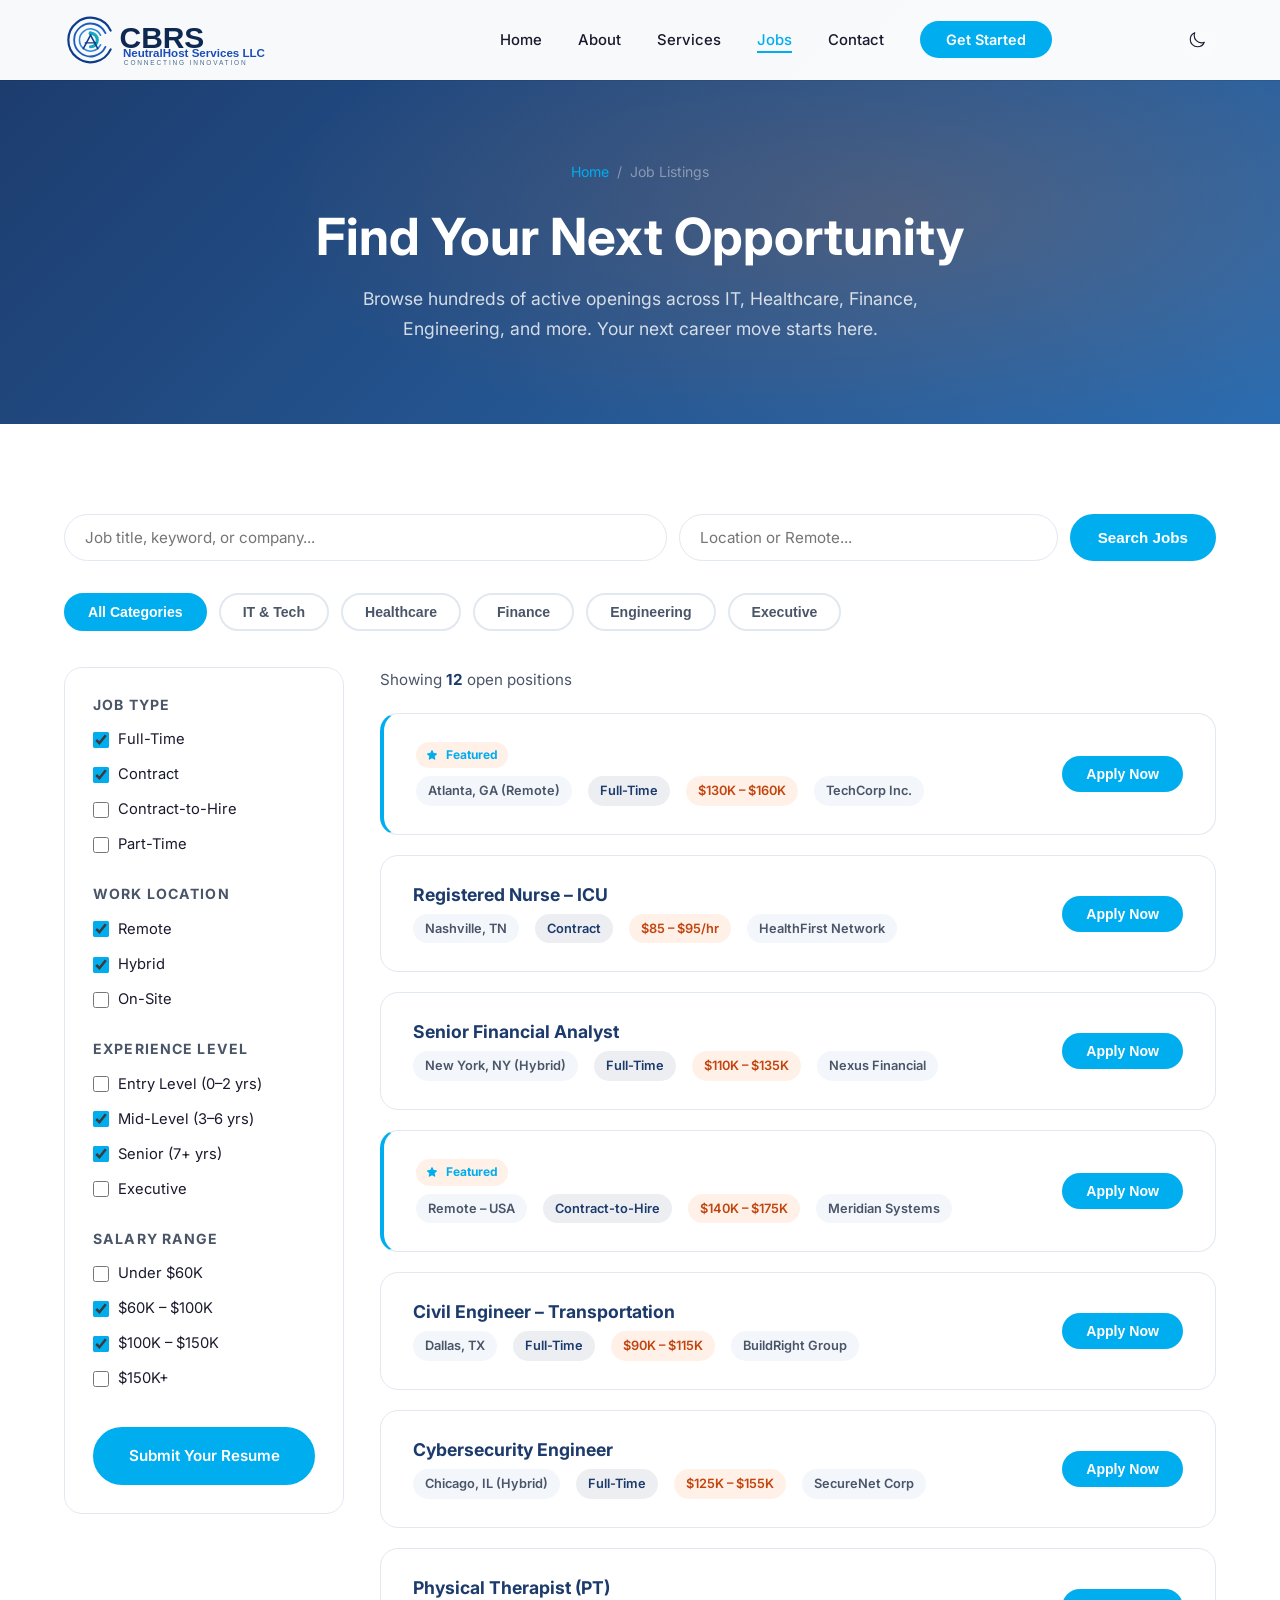
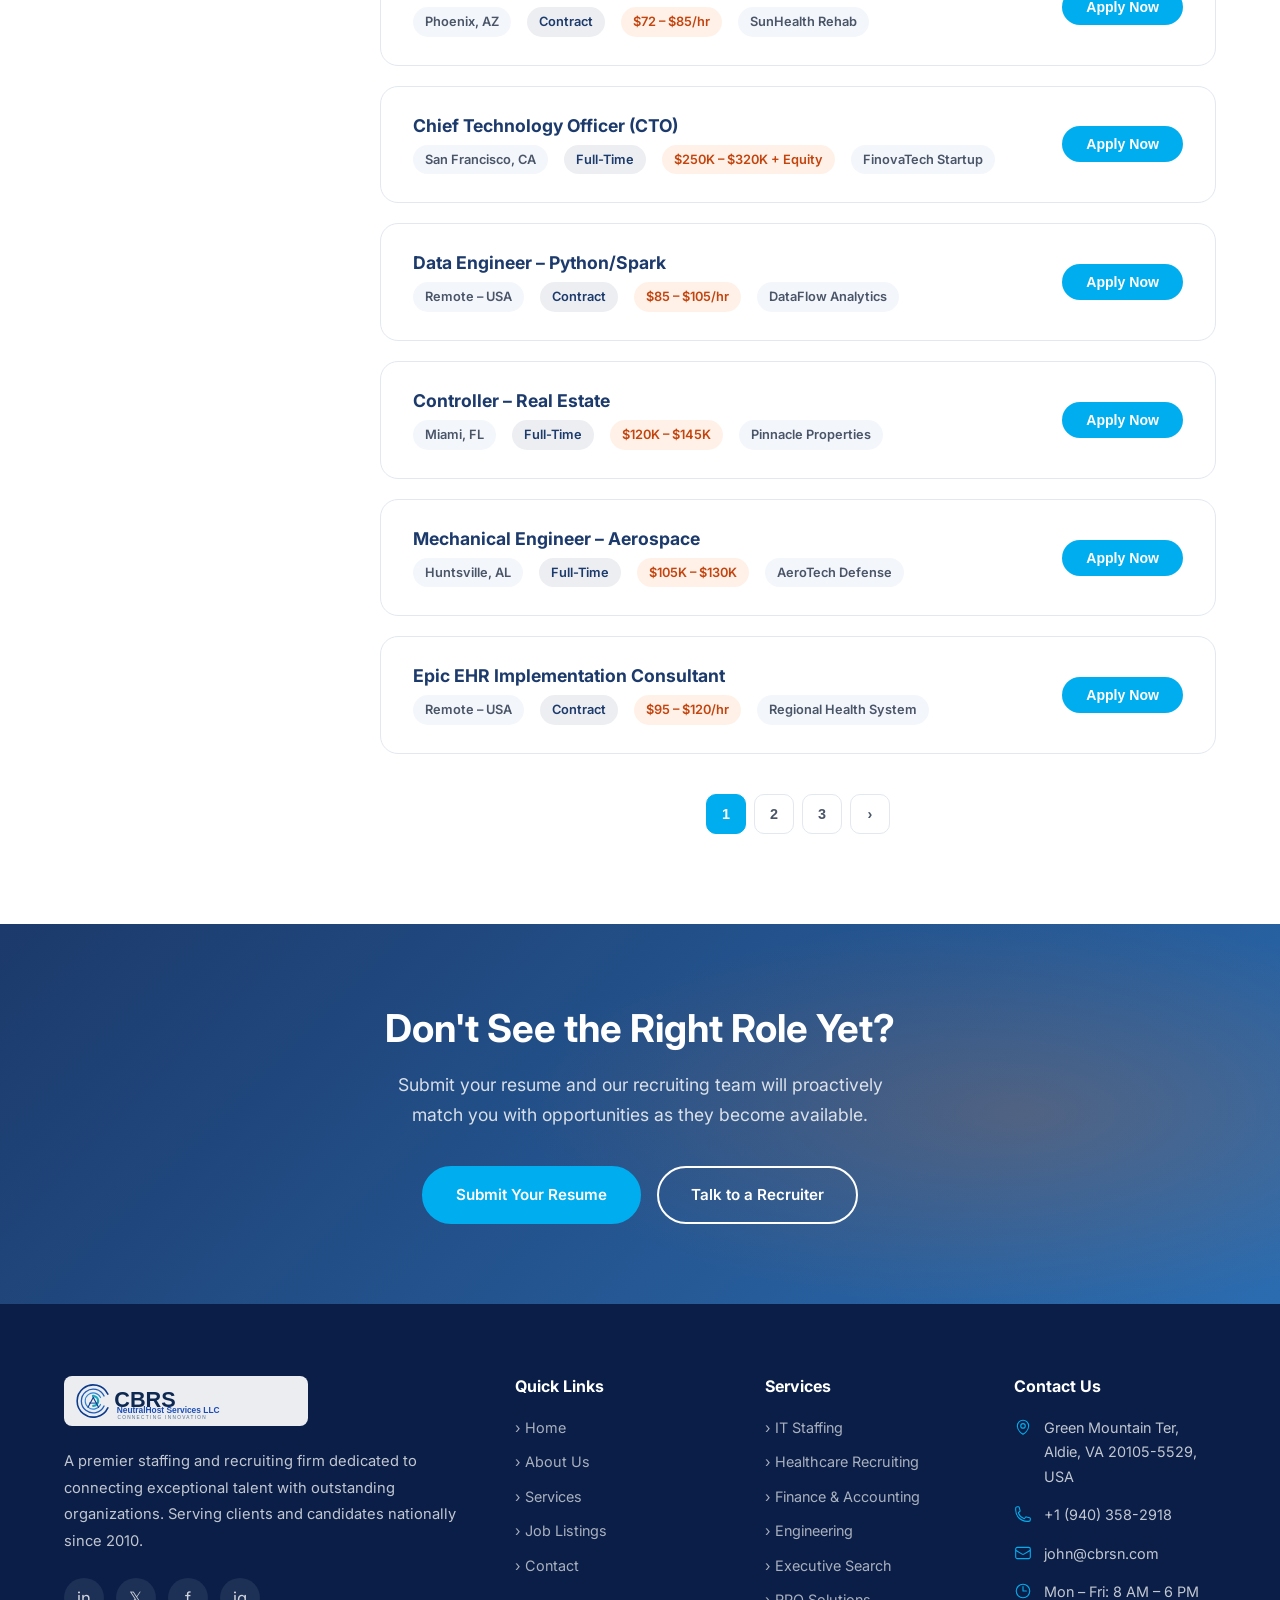
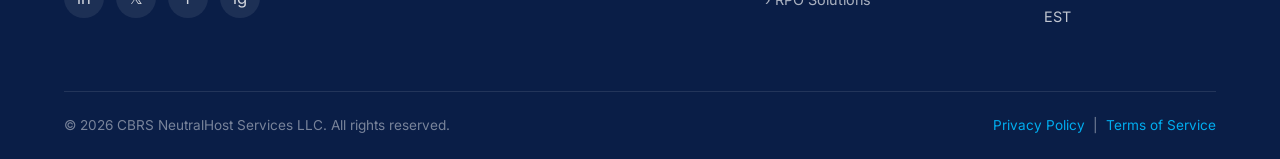
<file: jobs.html>
<!DOCTYPE html>
<html lang="en">
<head>
  <meta charset="UTF-8" />
  <meta name="viewport" content="width=device-width, initial-scale=1.0" />
  <title>Jobs – CBRS NeutralHost Services LLC</title>
  <meta name="description" content="Browse hundreds of open positions across IT, Healthcare, Finance, and Engineering with CBRS NeutralHost Services LLC. Your next career move starts here." />
  <link rel="preconnect" href="https://fonts.googleapis.com" />
  <link rel="preconnect" href="https://fonts.gstatic.com" crossorigin />
  <link href="https://fonts.googleapis.com/css2?family=Inter:wght@400;500;600;700;800&display=swap" rel="stylesheet" />
  <link rel="stylesheet" href="css/style.css" />
  <link rel="icon" type="image/svg+xml" href="favicon.svg" />
  <link rel="icon" type="image/png" sizes="64x64" href="favicon-64.png" />
  <link rel="icon" type="image/png" sizes="32x32" href="favicon-32.png" />
  <link rel="apple-touch-icon" href="apple-touch-icon.png" />
  <style>
    .jobs-layout {
      display: grid;
      grid-template-columns: 280px 1fr;
      gap: 36px;
      align-items: start;
    }

    .jobs-sidebar {
      background: var(--white);
      border: 1px solid var(--border);
      border-radius: var(--radius-lg);
      padding: 28px;
      position: sticky;
      top: 100px;
    }

    .sidebar-section { margin-bottom: 28px; }
    .sidebar-section h4 {
      font-size: .88rem;
      font-weight: 700;
      letter-spacing: .08em;
      text-transform: uppercase;
      color: var(--text-mid);
      margin-bottom: 14px;
    }

    .sidebar-check {
      display: flex;
      align-items: center;
      gap: 9px;
      margin-bottom: 10px;
      cursor: pointer;
      font-size: .92rem;
      color: var(--text-dark);
    }
    .sidebar-check input[type="checkbox"] {
      width: 16px; height: 16px;
      accent-color: var(--accent);
      cursor: pointer;
    }

    .search-bar {
      display: flex;
      gap: 12px;
      margin-bottom: 32px;
      flex-wrap: wrap;
    }
    .search-bar input {
      flex: 1;
      min-width: 200px;
      padding: 13px 20px;
      border: 1.5px solid var(--border);
      border-radius: 50px;
      font-size: .95rem;
      font-family: inherit;
      outline: none;
      transition: border-color var(--transition);
    }
    .search-bar input:focus { border-color: var(--primary-light); }
    .search-bar button {
      padding: 13px 28px;
      border-radius: 50px;
      background: var(--accent);
      color: white;
      border: none;
      font-weight: 600;
      font-size: .95rem;
      cursor: pointer;
      transition: var(--transition);
    }
    .search-bar button:hover { background: var(--accent-hover); }

    .jobs-count {
      font-size: .95rem;
      color: var(--text-mid);
      margin-bottom: 20px;
    }
    .jobs-count strong { color: var(--primary); }

    .job-apply-btn {
      padding: 10px 24px;
      border-radius: 50px;
      background: var(--accent);
      color: white;
      border: none;
      font-weight: 600;
      font-size: .88rem;
      cursor: pointer;
      transition: var(--transition);
      white-space: nowrap;
    }
    .job-apply-btn:hover { background: var(--accent-hover); box-shadow: var(--shadow-sm); }

    .job-featured { border-left: 4px solid var(--accent); }

    .featured-badge {
      display: inline-flex;
      align-items: center;
      gap: 5px;
      font-size: .75rem;
      font-weight: 700;
      color: var(--accent);
      background: rgba(249,115,22,.1);
      padding: 3px 10px;
      border-radius: 50px;
      margin-bottom: 8px;
    }

    .apply-modal-overlay {
      display: none;
      position: fixed;
      inset: 0;
      background: rgba(0,0,0,.55);
      z-index: 2000;
      align-items: center;
      justify-content: center;
      padding: 20px;
    }
    .apply-modal-overlay.open { display: flex; }

    .apply-modal {
      background: white;
      border-radius: var(--radius-lg);
      padding: 48px 44px;
      max-width: 560px;
      width: 100%;
      position: relative;
      box-shadow: var(--shadow-lg);
      max-height: 90vh;
      overflow-y: auto;
    }

    .modal-close {
      position: absolute;
      top: 18px; right: 20px;
      background: none;
      border: none;
      font-size: 1.6rem;
      cursor: pointer;
      color: var(--text-mid);
      line-height: 1;
    }
    .modal-close:hover { color: var(--text-dark); }

    .pagination {
      display: flex;
      gap: 8px;
      justify-content: center;
      margin-top: 40px;
    }
    .pag-btn {
      width: 40px; height: 40px;
      border: 1.5px solid var(--border);
      border-radius: var(--radius);
      background: white;
      display: flex;
      align-items: center;
      justify-content: center;
      font-size: .9rem;
      font-weight: 600;
      cursor: pointer;
      transition: var(--transition);
      color: var(--text-mid);
    }
    .pag-btn:hover, .pag-btn.active {
      border-color: var(--accent);
      background: var(--accent);
      color: white;
    }

    @media (max-width: 900px) {
      .jobs-layout { grid-template-columns: 1fr; }
      .jobs-sidebar { position: static; }
    }
  </style>
</head>
<body>

  <div id="scrollProgress" class="scroll-progress"></div>
  <div id="navOverlay" class="nav-overlay"></div>

  <!-- ===== NAVBAR ===== -->
  <nav class="navbar" id="navbar">
    <div class="container nav-inner">
      <a href="index.html" class="nav-logo"><img src="cbrs-logo.svg" alt="CBRS NeutralHost Services LLC" class="logo-img"></a>
      <ul class="nav-links" id="navLinks">
        <li><a href="index.html"    class="nav-link">Home</a></li>
        <li><a href="about.html"    class="nav-link">About</a></li>
        <li><a href="services.html" class="nav-link">Services</a></li>
        <li><a href="jobs.html"     class="nav-link active">Jobs</a></li>
        <li><a href="contact.html"  class="nav-link">Contact</a></li>
        <li><a href="contact.html"  class="btn-nav">Get Started</a></li>
      </ul>
      <button class="dark-toggle" id="darkToggle" aria-label="Toggle dark mode"><svg xmlns="http://www.w3.org/2000/svg" fill="none" viewBox="0 0 24 24" stroke-width="1.5" stroke="currentColor" width="18" height="18"><path stroke-linecap="round" stroke-linejoin="round" d="M21.752 15.002A9.72 9.72 0 0 1 18 15.75c-5.385 0-9.75-4.365-9.75-9.75 0-1.33.266-2.597.748-3.752A9.753 9.753 0 0 0 3 11.25C3 16.635 7.365 21 12.75 21a9.753 9.753 0 0 0 9.002-5.998Z"/></svg></button>
      <div class="hamburger" id="hamburger" aria-label="Toggle menu" role="button" tabindex="0">
        <span></span><span></span><span></span>
      </div>
    </div>
  </nav>

  <!-- ===== PAGE HERO ===== -->
  <section class="page-hero">
    <div class="container">
      <div class="breadcrumb">
        <a href="index.html">Home</a><span>/</span><span>Job Listings</span>
      </div>
      <h1>Find Your Next Opportunity</h1>
      <p>Browse hundreds of active openings across IT, Healthcare, Finance, Engineering, and more. Your next career move starts here.</p>
    </div>
  </section>

  <!-- ===== JOBS SECTION ===== -->
  <section class="section">
    <div class="container">

      <!-- Search Bar -->
      <div class="search-bar">
        <input type="text" id="jobSearch" placeholder="Job title, keyword, or company..." aria-label="Search jobs" />
        <input type="text" placeholder="Location or Remote..." style="flex:.6;min-width:160px;padding:13px 20px;border:1.5px solid var(--border);border-radius:50px;font-size:.95rem;font-family:inherit;outline:none;" />
        <button type="button" onclick="filterJobs()">Search Jobs</button>
      </div>

      <!-- Filter Tabs -->
      <div class="jobs-filter" id="filterTabs">
        <button class="filter-btn active" onclick="filterByCategory(this,'all')">All Categories</button>
        <button class="filter-btn" onclick="filterByCategory(this,'it')">IT &amp; Tech</button>
        <button class="filter-btn" onclick="filterByCategory(this,'healthcare')">Healthcare</button>
        <button class="filter-btn" onclick="filterByCategory(this,'finance')">Finance</button>
        <button class="filter-btn" onclick="filterByCategory(this,'engineering')">Engineering</button>
        <button class="filter-btn" onclick="filterByCategory(this,'executive')">Executive</button>
      </div>

      <div class="jobs-layout">

        <!-- Sidebar -->
        <aside class="jobs-sidebar">
          <div class="sidebar-section">
            <h4>Job Type</h4>
            <label class="sidebar-check"><input type="checkbox" checked /> Full-Time</label>
            <label class="sidebar-check"><input type="checkbox" checked /> Contract</label>
            <label class="sidebar-check"><input type="checkbox" /> Contract-to-Hire</label>
            <label class="sidebar-check"><input type="checkbox" /> Part-Time</label>
          </div>
          <div class="sidebar-section">
            <h4>Work Location</h4>
            <label class="sidebar-check"><input type="checkbox" checked /> Remote</label>
            <label class="sidebar-check"><input type="checkbox" checked /> Hybrid</label>
            <label class="sidebar-check"><input type="checkbox" /> On-Site</label>
          </div>
          <div class="sidebar-section">
            <h4>Experience Level</h4>
            <label class="sidebar-check"><input type="checkbox" /> Entry Level (0–2 yrs)</label>
            <label class="sidebar-check"><input type="checkbox" checked /> Mid-Level (3–6 yrs)</label>
            <label class="sidebar-check"><input type="checkbox" checked /> Senior (7+ yrs)</label>
            <label class="sidebar-check"><input type="checkbox" /> Executive</label>
          </div>
          <div class="sidebar-section">
            <h4>Salary Range</h4>
            <label class="sidebar-check"><input type="checkbox" /> Under $60K</label>
            <label class="sidebar-check"><input type="checkbox" checked /> $60K – $100K</label>
            <label class="sidebar-check"><input type="checkbox" checked /> $100K – $150K</label>
            <label class="sidebar-check"><input type="checkbox" /> $150K+</label>
          </div>
          <a href="contact.html" class="btn btn-primary" style="width:100%;justify-content:center;margin-top:8px;">Submit Your Resume</a>
        </aside>

        <!-- Job Listings -->
        <div>
          <p class="jobs-count" id="jobsCount">Showing <strong>12</strong> open positions</p>

          <div class="jobs-list" id="jobsList">

            <!-- Job 1 -->
            <div class="job-card job-featured" data-category="it">
              <div class="job-info">
                <div class="featured-badge"><svg xmlns="http://www.w3.org/2000/svg" viewBox="0 0 24 24" fill="currentColor" width="12" height="12" style="margin-right:3px"><path fill-rule="evenodd" d="M10.788 3.21c.448-1.077 1.976-1.077 2.424 0l2.082 5.006 5.404.434c1.164.093 1.636 1.545.749 2.305l-4.117 3.527 1.257 5.273c.271 1.136-.964 2.033-1.96 1.425L12 18.354 7.373 21.18c-.996.608-2.231-.29-1.96-1.425l1.257-5.273-4.117-3.527c-.887-.76-.415-2.212.749-2.305l5.404-.434 2.082-5.005Z" clip-rule="evenodd"/></svg> Featured</div>
                <div class="job-meta">
                <span class="job-tag">Atlanta, GA (Remote)</span>
                  <span class="job-tag type">Full-Time</span>
                  <span class="job-tag salary">$130K – $160K</span>
                  <span class="job-tag">TechCorp Inc.</span>
                </div>
              </div>
              <button class="job-apply-btn" onclick="openApplyModal('Senior Full Stack Engineer')">Apply Now</button>
            </div>

            <!-- Job 2 -->
            <div class="job-card" data-category="healthcare">
              <div class="job-info">
                <h3>Registered Nurse – ICU</h3>
                <div class="job-meta">
                  <span class="job-tag">Nashville, TN</span>
                  <span class="job-tag type">Contract</span>
                  <span class="job-tag salary">$85 – $95/hr</span>
                  <span class="job-tag">HealthFirst Network</span>
                </div>
              </div>
              <button class="job-apply-btn" onclick="openApplyModal('Registered Nurse – ICU')">Apply Now</button>
            </div>

            <!-- Job 3 -->
            <div class="job-card" data-category="finance">
              <div class="job-info">
                <h3>Senior Financial Analyst</h3>
                <div class="job-meta">
                  <span class="job-tag">New York, NY (Hybrid)</span>
                  <span class="job-tag type">Full-Time</span>
                  <span class="job-tag salary">$110K – $135K</span>
                  <span class="job-tag">Nexus Financial</span>
                </div>
              </div>
              <button class="job-apply-btn" onclick="openApplyModal('Senior Financial Analyst')">Apply Now</button>
            </div>

            <!-- Job 4 -->
            <div class="job-card job-featured" data-category="it">
              <div class="job-info">
                <div class="featured-badge"><svg xmlns="http://www.w3.org/2000/svg" viewBox="0 0 24 24" fill="currentColor" width="12" height="12" style="margin-right:3px"><path fill-rule="evenodd" d="M10.788 3.21c.448-1.077 1.976-1.077 2.424 0l2.082 5.006 5.404.434c1.164.093 1.636 1.545.749 2.305l-4.117 3.527 1.257 5.273c.271 1.136-.964 2.033-1.96 1.425L12 18.354 7.373 21.18c-.996.608-2.231-.29-1.96-1.425l1.257-5.273-4.117-3.527c-.887-.76-.415-2.212.749-2.305l5.404-.434 2.082-5.005Z" clip-rule="evenodd"/></svg> Featured</div>
                <div class="job-meta">
                  <span class="job-tag">Remote – USA</span>
                  <span class="job-tag type">Contract-to-Hire</span>
                  <span class="job-tag salary">$140K – $175K</span>
                  <span class="job-tag">Meridian Systems</span>
                </div>
              </div>
              <button class="job-apply-btn" onclick="openApplyModal('Cloud Solutions Architect (AWS)')">Apply Now</button>
            </div>

            <!-- Job 5 -->
            <div class="job-card" data-category="engineering">
              <div class="job-info">
                <h3>Civil Engineer – Transportation</h3>
                <div class="job-meta">
                  <span class="job-tag">Dallas, TX</span>
                  <span class="job-tag type">Full-Time</span>
                  <span class="job-tag salary">$90K – $115K</span>
                  <span class="job-tag">BuildRight Group</span>
                </div>
              </div>
              <button class="job-apply-btn" onclick="openApplyModal('Civil Engineer – Transportation')">Apply Now</button>
            </div>

            <!-- Job 6 -->
            <div class="job-card" data-category="it">
              <div class="job-info">
                <h3>Cybersecurity Engineer</h3>
                <div class="job-meta">
                  <span class="job-tag">Chicago, IL (Hybrid)</span>
                  <span class="job-tag type">Full-Time</span>
                  <span class="job-tag salary">$125K – $155K</span>
                  <span class="job-tag">SecureNet Corp</span>
                </div>
              </div>
              <button class="job-apply-btn" onclick="openApplyModal('Cybersecurity Engineer')">Apply Now</button>
            </div>

            <!-- Job 7 -->
            <div class="job-card" data-category="healthcare">
              <div class="job-info">
                <h3>Physical Therapist (PT)</h3>
                <div class="job-meta">
                  <span class="job-tag">Phoenix, AZ</span>
                  <span class="job-tag type">Contract</span>
                  <span class="job-tag salary">$72 – $85/hr</span>
                  <span class="job-tag">SunHealth Rehab</span>
                </div>
              </div>
              <button class="job-apply-btn" onclick="openApplyModal('Physical Therapist (PT)')">Apply Now</button>
            </div>

            <!-- Job 8 -->
            <div class="job-card" data-category="executive">
              <div class="job-info">
                <h3>Chief Technology Officer (CTO)</h3>
                <div class="job-meta">
                  <span class="job-tag">San Francisco, CA</span>
                  <span class="job-tag type">Full-Time</span>
                  <span class="job-tag salary">$250K – $320K + Equity</span>
                  <span class="job-tag">FinovaTech Startup</span>
                </div>
              </div>
              <button class="job-apply-btn" onclick="openApplyModal('Chief Technology Officer (CTO)')">Apply Now</button>
            </div>

            <!-- Job 9 -->
            <div class="job-card" data-category="it">
              <div class="job-info">
                <h3>Data Engineer – Python/Spark</h3>
                <div class="job-meta">
                  <span class="job-tag">Remote – USA</span>
                  <span class="job-tag type">Contract</span>
                  <span class="job-tag salary">$85 – $105/hr</span>
                  <span class="job-tag">DataFlow Analytics</span>
                </div>
              </div>
              <button class="job-apply-btn" onclick="openApplyModal('Data Engineer – Python/Spark')">Apply Now</button>
            </div>

            <!-- Job 10 -->
            <div class="job-card" data-category="finance">
              <div class="job-info">
                <h3>Controller – Real Estate</h3>
                <div class="job-meta">
                  <span class="job-tag">Miami, FL</span>
                  <span class="job-tag type">Full-Time</span>
                  <span class="job-tag salary">$120K – $145K</span>
                  <span class="job-tag">Pinnacle Properties</span>
                </div>
              </div>
              <button class="job-apply-btn" onclick="openApplyModal('Controller – Real Estate')">Apply Now</button>
            </div>

            <!-- Job 11 -->
            <div class="job-card" data-category="engineering">
              <div class="job-info">
                <h3>Mechanical Engineer – Aerospace</h3>
                <div class="job-meta">
                  <span class="job-tag">Huntsville, AL</span>
                  <span class="job-tag type">Full-Time</span>
                  <span class="job-tag salary">$105K – $130K</span>
                  <span class="job-tag">AeroTech Defense</span>
                </div>
              </div>
              <button class="job-apply-btn" onclick="openApplyModal('Mechanical Engineer – Aerospace')">Apply Now</button>
            </div>

            <!-- Job 12 -->
            <div class="job-card" data-category="healthcare">
              <div class="job-info">
                <h3>Epic EHR Implementation Consultant</h3>
                <div class="job-meta">
                  <span class="job-tag">Remote – USA</span>
                  <span class="job-tag type">Contract</span>
                  <span class="job-tag salary">$95 – $120/hr</span>
                  <span class="job-tag">Regional Health System</span>
                </div>
              </div>
              <button class="job-apply-btn" onclick="openApplyModal('Epic EHR Implementation Consultant')">Apply Now</button>
            </div>

          </div>

          <!-- Pagination -->
          <div class="pagination">
            <button class="pag-btn active">1</button>
            <button class="pag-btn">2</button>
            <button class="pag-btn">3</button>
            <button class="pag-btn">&#8250;</button>
          </div>
        </div>
      </div>
    </div>
  </section>

  <!-- ===== CTA ===== -->
  <section class="cta-banner">
    <div class="container">
      <h2>Don't See the Right Role Yet?</h2>
      <p>Submit your resume and our recruiting team will proactively match you with opportunities as they become available.</p>
      <div class="cta-banner-btns">
        <a href="contact.html" class="btn btn-primary">Submit Your Resume</a>
        <a href="contact.html" class="btn btn-outline">Talk to a Recruiter</a>
      </div>
    </div>
  </section>

  <!-- ===== FOOTER ===== -->
  <footer class="footer">
    <div class="container">
      <div class="footer-grid">
        <div class="footer-brand">
          <a href="index.html" class="logo"><img src="cbrs-logo.svg" alt="CBRS NeutralHost Services LLC"></a>
          <p>A premier staffing and recruiting firm dedicated to connecting exceptional talent with outstanding organizations. Serving clients and candidates nationally since 2010.</p>
          <div class="social-links">
            <a href="#" class="social-link" aria-label="LinkedIn">in</a>
            <a href="#" class="social-link" aria-label="Twitter">&#120143;</a>
            <a href="#" class="social-link" aria-label="Facebook">f</a>
            <a href="#" class="social-link" aria-label="Instagram">ig</a>
          </div>
        </div>
        <div class="footer-col">
          <h4>Quick Links</h4>
          <ul class="footer-links">
            <li><a href="index.html">&#8250; Home</a></li>
            <li><a href="about.html">&#8250; About Us</a></li>
            <li><a href="services.html">&#8250; Services</a></li>
            <li><a href="jobs.html">&#8250; Job Listings</a></li>
            <li><a href="contact.html">&#8250; Contact</a></li>
          </ul>
        </div>
        <div class="footer-col">
          <h4>Services</h4>
          <ul class="footer-links">
            <li><a href="services.html">&#8250; IT Staffing</a></li>
            <li><a href="services.html">&#8250; Healthcare Recruiting</a></li>
            <li><a href="services.html">&#8250; Finance &amp; Accounting</a></li>
            <li><a href="services.html">&#8250; Engineering</a></li>
            <li><a href="services.html">&#8250; Executive Search</a></li>
            <li><a href="services.html">&#8250; RPO Solutions</a></li>
          </ul>
        </div>
        <div class="footer-col">
          <h4>Contact Us</h4>
          <div class="footer-contact-item"><span class="ico"><svg xmlns="http://www.w3.org/2000/svg" fill="none" viewBox="0 0 24 24" stroke-width="1.5" stroke="currentColor" width="18" height="18"><path stroke-linecap="round" stroke-linejoin="round" d="M15 10.5a3 3 0 1 1-6 0 3 3 0 0 1 6 0Z"/><path stroke-linecap="round" stroke-linejoin="round" d="M19.5 10.5c0 7.142-7.5 11.25-7.5 11.25S4.5 17.642 4.5 10.5a7.5 7.5 0 1 1 15 0Z"/></svg></span><span>Green Mountain Ter,<br>Aldie, VA 20105-5529, USA</span></div>
          <div class="footer-contact-item"><span class="ico"><svg xmlns="http://www.w3.org/2000/svg" fill="none" viewBox="0 0 24 24" stroke-width="1.5" stroke="currentColor" width="18" height="18"><path stroke-linecap="round" stroke-linejoin="round" d="M2.25 6.75c0 8.284 6.716 15 15 15h2.25a2.25 2.25 0 0 0 2.25-2.25v-1.372c0-.516-.351-.966-.852-1.091l-4.423-1.106c-.44-.11-.902.055-1.173.417l-.97 1.293c-.282.376-.769.542-1.21.38a12.035 12.035 0 0 1-7.143-7.143c-.162-.441.004-.928.38-1.21l1.293-.97c.363-.271.527-.734.417-1.173L6.963 3.102a1.125 1.125 0 0 0-1.091-.852H4.5A2.25 2.25 0 0 0 2.25 4.5v2.25Z"/></svg></span><span>+1 (940) 358-2918</span></div>
          <div class="footer-contact-item"><span class="ico"><svg xmlns="http://www.w3.org/2000/svg" fill="none" viewBox="0 0 24 24" stroke-width="1.5" stroke="currentColor" width="18" height="18"><path stroke-linecap="round" stroke-linejoin="round" d="M21.75 6.75v10.5a2.25 2.25 0 0 1-2.25 2.25h-15a2.25 2.25 0 0 1-2.25-2.25V6.75m19.5 0A2.25 2.25 0 0 0 19.5 4.5h-15a2.25 2.25 0 0 0-2.25 2.25m19.5 0v.243a2.25 2.25 0 0 1-1.07 1.916l-7.5 4.615a2.25 2.25 0 0 1-2.36 0L3.32 8.91a2.25 2.25 0 0 1-1.07-1.916V6.75"/></svg></span><span>john@cbrsn.com</span></div>
          <div class="footer-contact-item"><span class="ico"><svg xmlns="http://www.w3.org/2000/svg" fill="none" viewBox="0 0 24 24" stroke-width="1.5" stroke="currentColor" width="18" height="18"><path stroke-linecap="round" stroke-linejoin="round" d="M12 6v6h4.5m4.5 0a9 9 0 1 1-18 0 9 9 0 0 1 18 0Z"/></svg></span><span>Mon – Fri: 8 AM – 6 PM EST</span></div>
        </div>
      </div>
      <div class="footer-bottom">
        <span>&copy; 2026 CBRS NeutralHost Services LLC. All rights reserved.</span>
        <span><a href="privacy-policy.html">Privacy Policy</a> &nbsp;|&nbsp; <a href="terms-of-service.html">Terms of Service</a></span>
      </div>
    </div>
  </footer>

  <!-- ===== APPLY MODAL ===== -->
  <div class="apply-modal-overlay" id="applyModal" role="dialog" aria-modal="true" aria-labelledby="modalTitle">
    <div class="apply-modal">
      <button class="modal-close" onclick="closeApplyModal()" aria-label="Close modal">&times;</button>
      <h3 id="modalTitle" style="margin-bottom:6px;">Apply for Position</h3>
      <p id="modalJob" style="color:var(--accent);font-weight:600;margin-bottom:24px;"></p>
      <form id="applyForm" onsubmit="submitApplication(event)">
        <div class="form-row">
          <div class="form-group">
            <label for="aFirstName">First Name *</label>
            <input type="text" id="aFirstName" required placeholder="John" />
          </div>
          <div class="form-group">
            <label for="aLastName">Last Name *</label>
            <input type="text" id="aLastName" required placeholder="Doe" />
          </div>
        </div>
        <div class="form-group">
          <label for="aEmail">Email Address *</label>
          <input type="email" id="aEmail" required placeholder="john.doe@email.com" />
        </div>
        <div class="form-group">
          <label for="aPhone">Phone Number</label>
          <input type="tel" id="aPhone" placeholder="+1 (555) 000-0000" />
        </div>
        <div class="form-group">
          <label for="aLinkedIn">LinkedIn Profile URL</label>
          <input type="url" id="aLinkedIn" placeholder="https://linkedin.com/in/yourprofile" />
        </div>
        <div class="form-group">
          <label for="aCoverLetter">Cover Letter / Message</label>
          <textarea id="aCoverLetter" placeholder="Tell us about yourself and why you're a great fit for this role..." rows="4"></textarea>
        </div>
        <button type="submit" class="btn btn-primary" style="width:100%;justify-content:center;">&#128228; Submit Application</button>
      </form>
    </div>
  </div>

  <button class="scroll-top" id="scrollTop" aria-label="Scroll to top">&#8679;</button>
  <button class="mobile-cta" id="mobileCta">Hire Talent</button>
  <script src="js/main.js"></script>
  <script>
    function filterByCategory(btn, category) {
      document.querySelectorAll('.filter-btn').forEach(b => b.classList.remove('active'));
      btn.classList.add('active');
      const cards = document.querySelectorAll('.job-card');
      let count = 0;
      cards.forEach(card => {
        const show = category === 'all' || card.dataset.category === category;
        card.style.display = show ? 'flex' : 'none';
        if (show) count++;
      });
      document.getElementById('jobsCount').innerHTML = 'Showing <strong>' + count + '</strong> open positions';
    }

    function filterJobs() {
      const val = document.getElementById('jobSearch').value.toLowerCase();
      const cards = document.querySelectorAll('.job-card');
      let count = 0;
      cards.forEach(card => {
        const text = card.innerText.toLowerCase();
        const show = text.includes(val);
        card.style.display = show ? 'flex' : 'none';
        if (show) count++;
      });
      document.getElementById('jobsCount').innerHTML = 'Showing <strong>' + count + '</strong> open positions';
    }

    function openApplyModal(jobTitle) {
      document.getElementById('modalJob').textContent = jobTitle;
      document.getElementById('applyModal').classList.add('open');
      document.body.style.overflow = 'hidden';
    }

    function closeApplyModal() {
      document.getElementById('applyModal').classList.remove('open');
      document.body.style.overflow = '';
    }

    function submitApplication(e) {
      e.preventDefault();
      const btn = e.target.querySelector('button[type="submit"]');
      btn.textContent = '&#10003; Application Submitted!';
      btn.style.background = '#059669';
      setTimeout(() => { closeApplyModal(); e.target.reset(); btn.innerHTML = '&#128228; Submit Application'; btn.style.background = ''; }, 2000);
    }

    document.getElementById('applyModal').addEventListener('click', function(e) {
      if (e.target === this) closeApplyModal();
    });

    document.getElementById('jobSearch').addEventListener('keyup', function(e) {
      if (e.key === 'Enter') filterJobs();
    });
  </script>
</body>
</html>
</file>
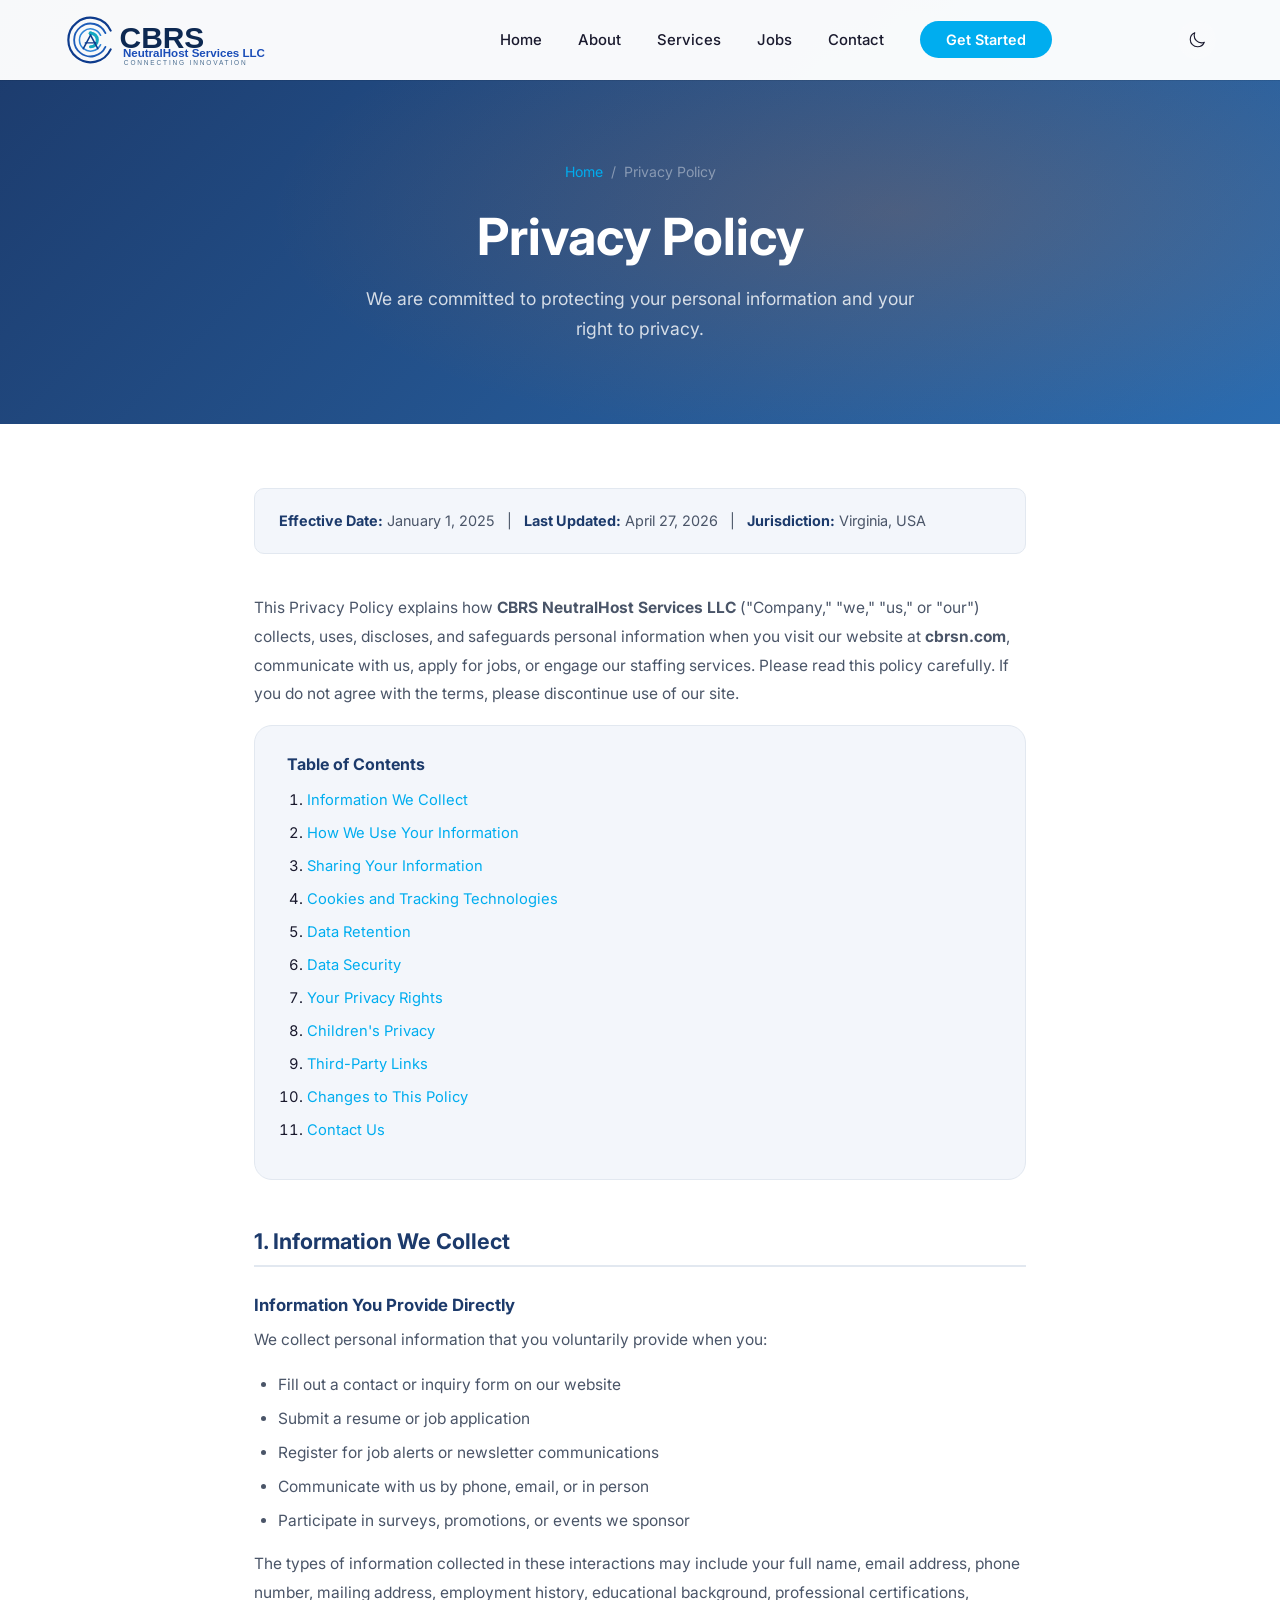
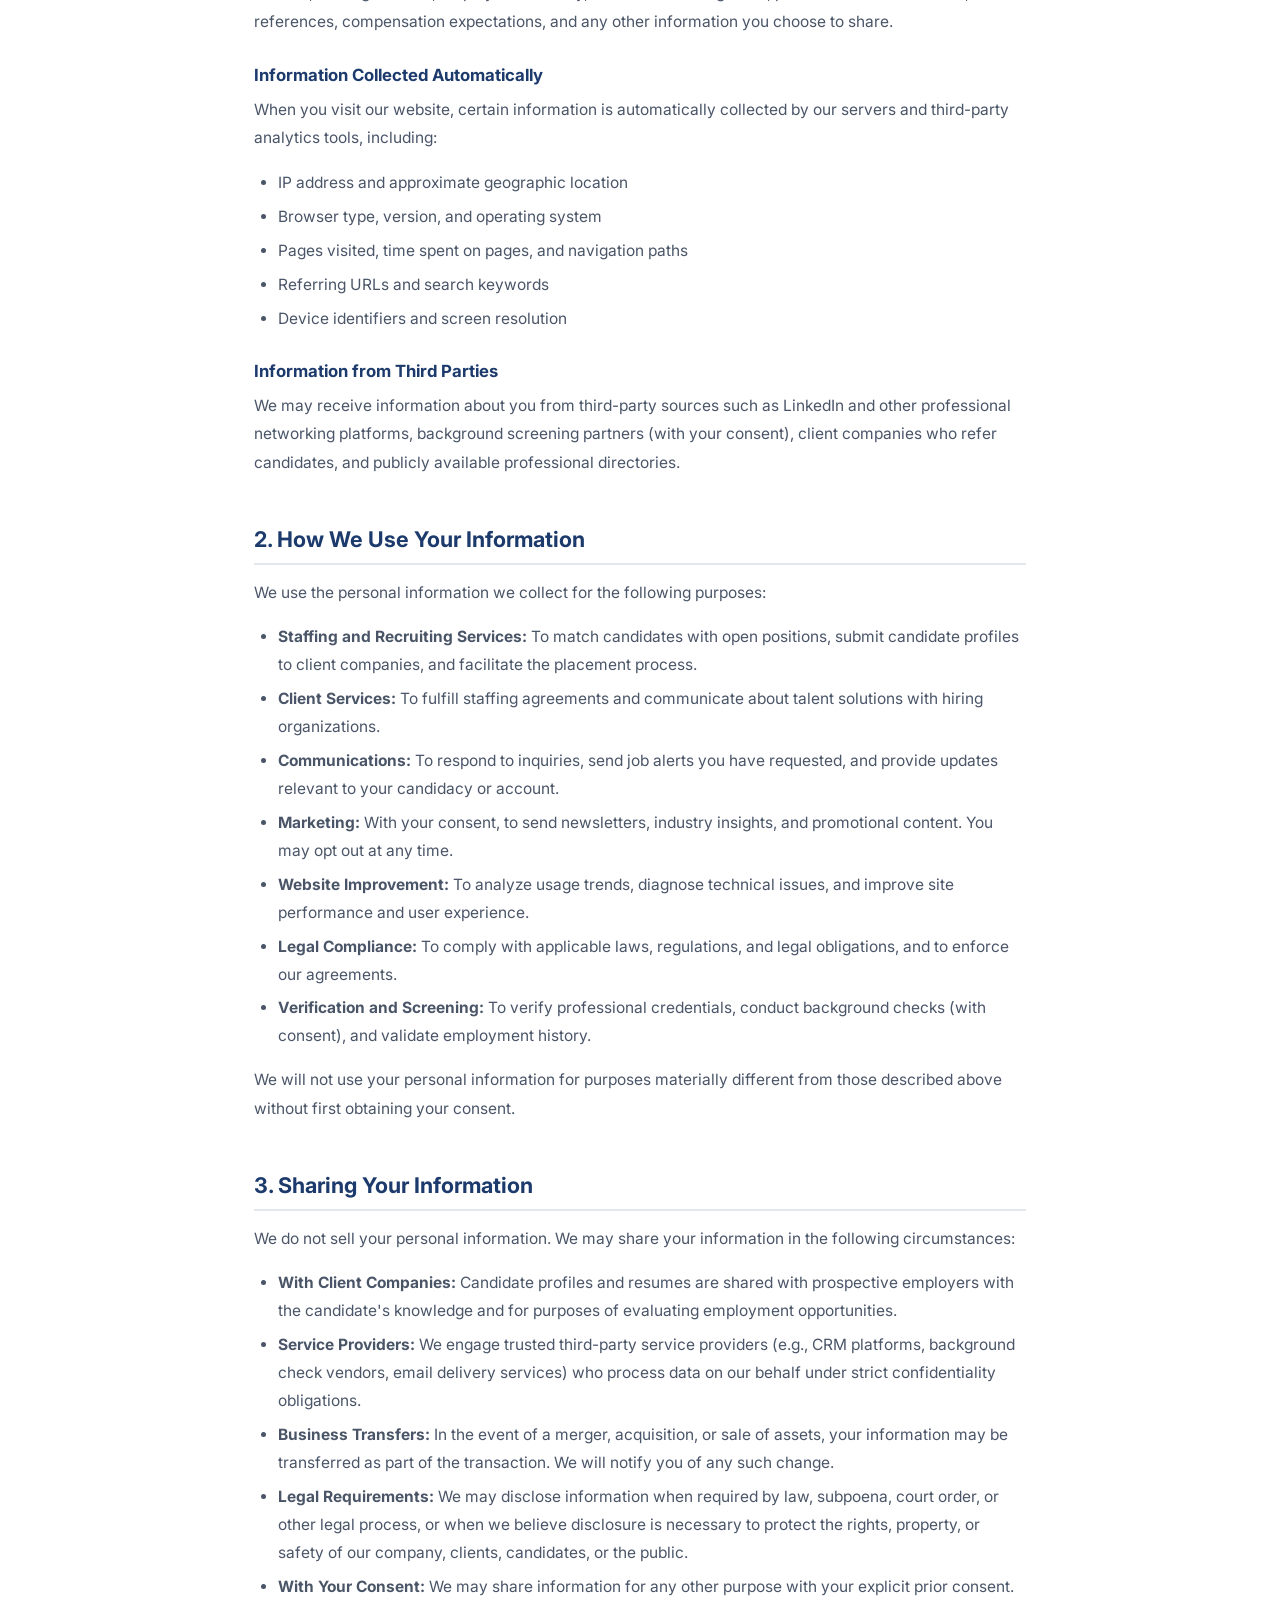
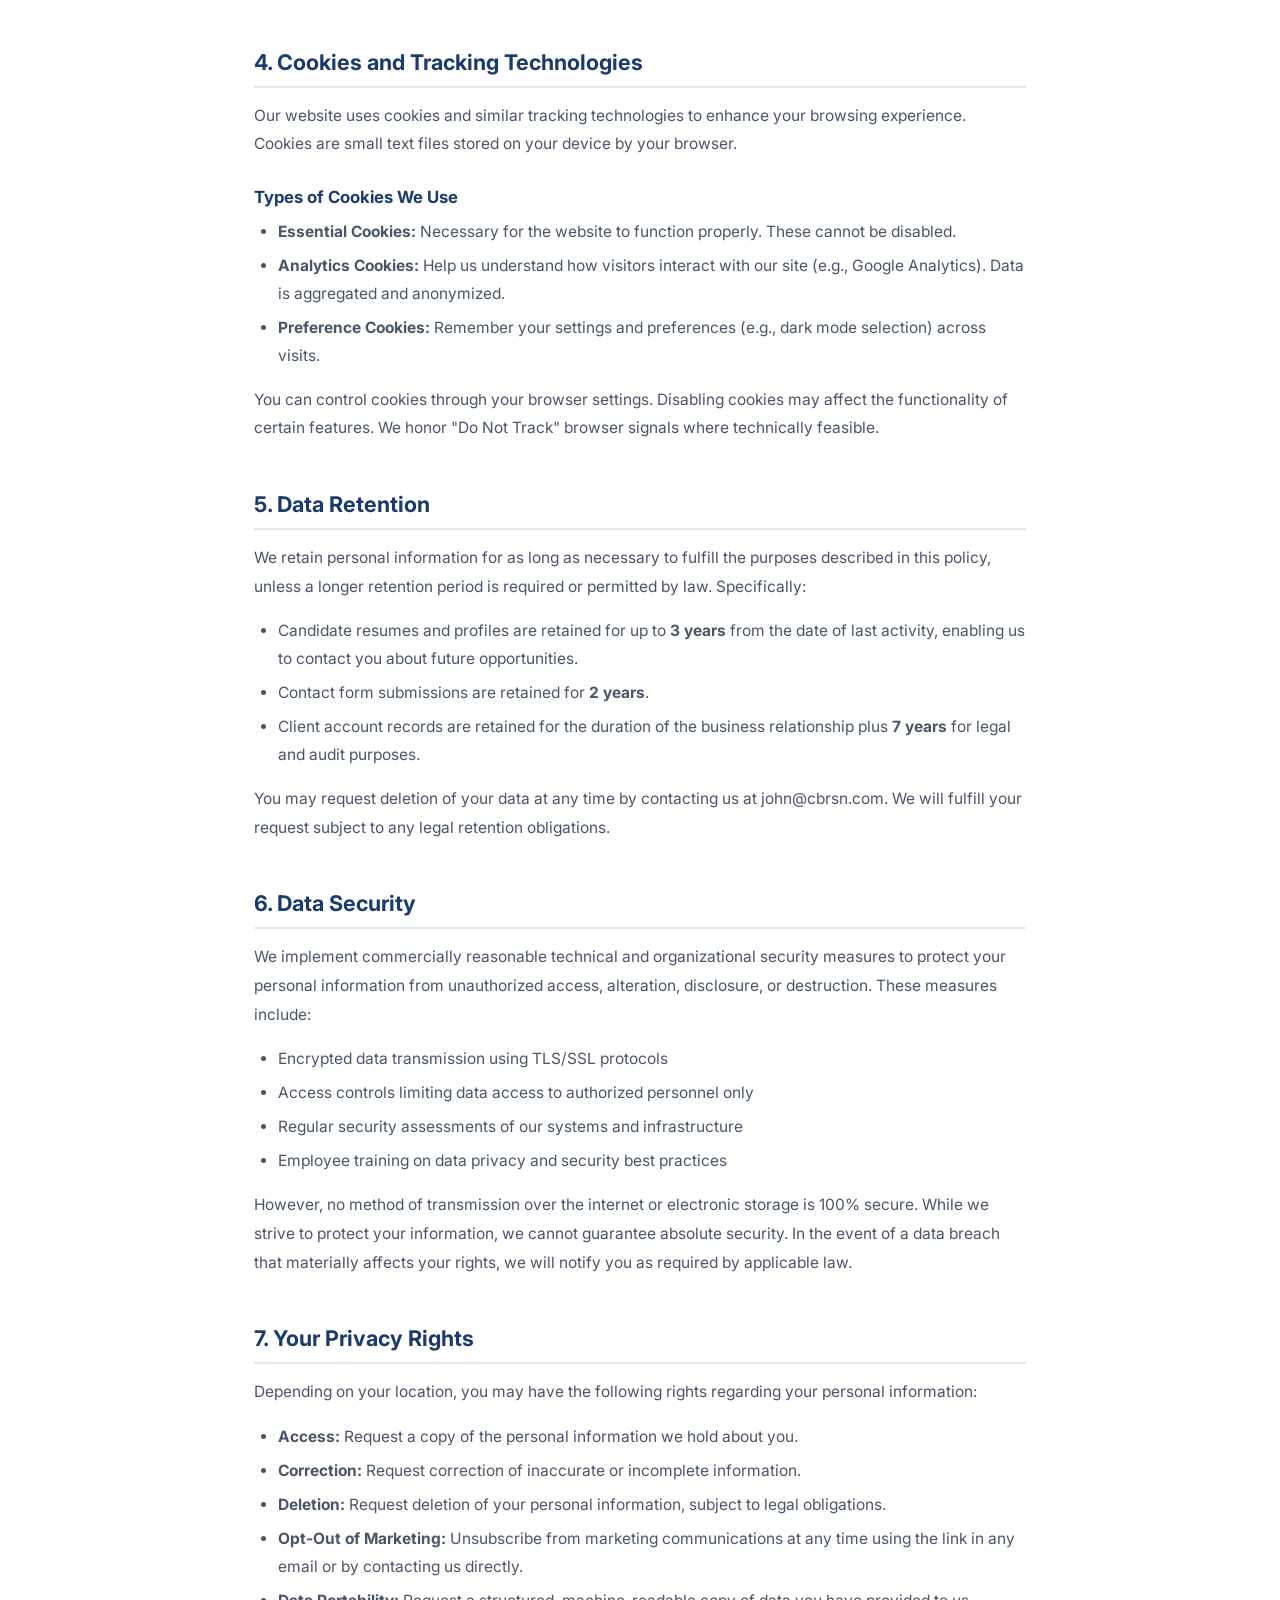
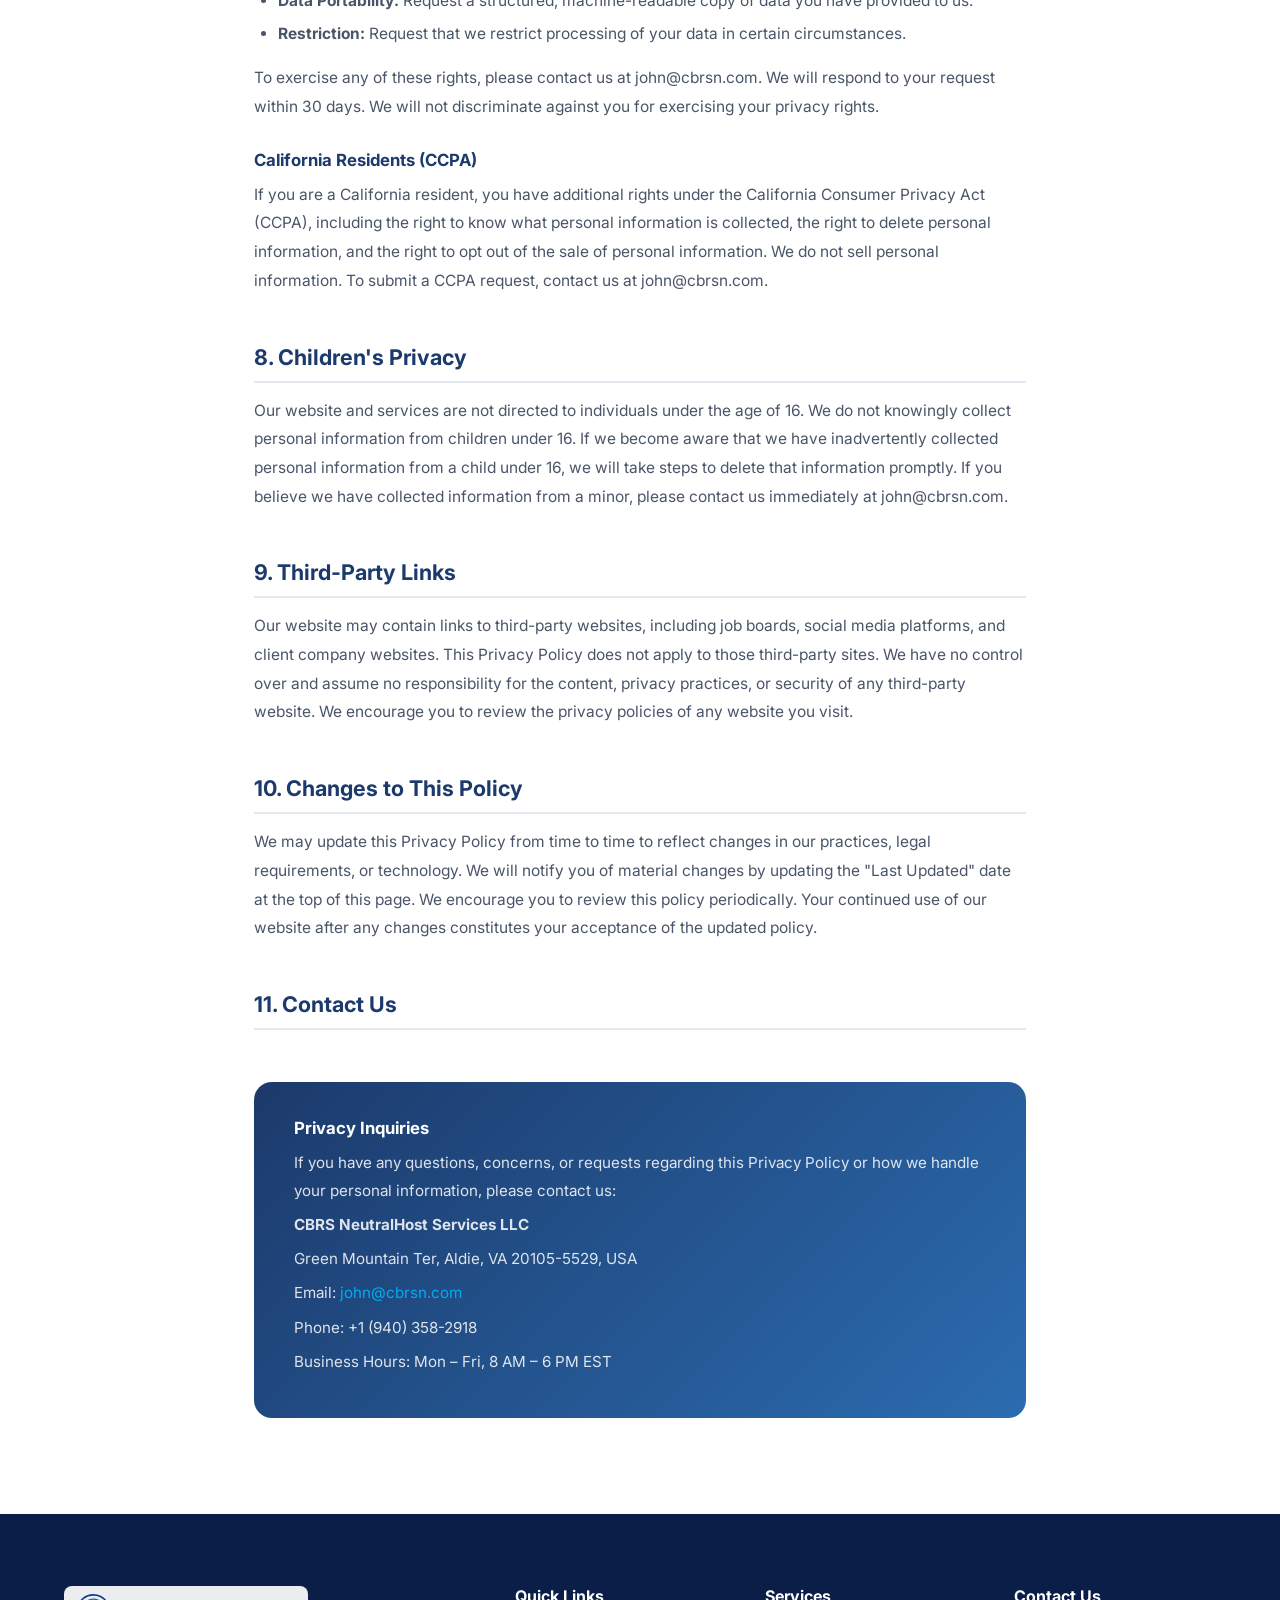
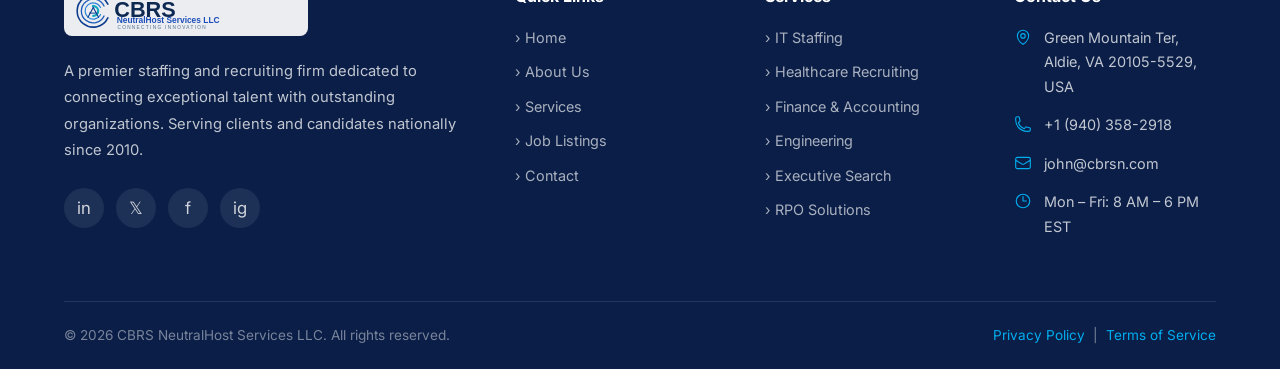
<file: privacy-policy.html>
<!DOCTYPE html>
<html lang="en">
<head>
  <meta charset="UTF-8" />
  <meta name="viewport" content="width=device-width, initial-scale=1.0" />
  <title>Privacy Policy – CBRS NeutralHost Services LLC</title>
  <meta name="description" content="Privacy Policy for CBRS NeutralHost Services LLC. Learn how we collect, use, and protect your personal information." />
  <link rel="preconnect" href="https://fonts.googleapis.com" />
  <link rel="preconnect" href="https://fonts.gstatic.com" crossorigin />
  <link href="https://fonts.googleapis.com/css2?family=Inter:wght@400;500;600;700;800&display=swap" rel="stylesheet" />
  <link rel="stylesheet" href="css/style.css" />
  <link rel="icon" type="image/svg+xml" href="favicon.svg" />
  <link rel="icon" type="image/png" sizes="64x64" href="favicon-64.png" />
  <link rel="icon" type="image/png" sizes="32x32" href="favicon-32.png" />
  <link rel="apple-touch-icon" href="apple-touch-icon.png" />
  <style>
    .legal-body {
      max-width: 820px;
      margin: 0 auto;
      padding: 64px 24px 96px;
    }
    .legal-body h2 {
      font-size: 1.35rem;
      margin: 48px 0 14px;
      color: var(--primary);
      padding-bottom: 10px;
      border-bottom: 2px solid var(--border);
    }
    .legal-body h3 {
      font-size: 1.05rem;
      margin: 28px 0 10px;
      color: var(--primary);
    }
    .legal-body p {
      color: var(--text-mid);
      line-height: 1.85;
      margin-bottom: 16px;
      font-size: .97rem;
    }
    .legal-body ul {
      list-style: disc;
      padding-left: 24px;
      margin-bottom: 16px;
    }
    .legal-body ul li {
      color: var(--text-mid);
      line-height: 1.8;
      font-size: .97rem;
      margin-bottom: 6px;
    }
    .legal-meta {
      background: var(--light-bg);
      border: 1px solid var(--border);
      border-radius: var(--radius);
      padding: 20px 24px;
      margin-bottom: 40px;
      font-size: .9rem;
      color: var(--text-mid);
    }
    .legal-meta strong { color: var(--primary); }
    .legal-toc {
      background: var(--light-bg);
      border: 1px solid var(--border);
      border-radius: var(--radius-lg);
      padding: 28px 32px;
      margin-bottom: 48px;
    }
    .legal-toc h4 {
      font-size: 1rem;
      color: var(--primary);
      margin-bottom: 14px;
    }
    .legal-toc ol {
      list-style: decimal;
      padding-left: 20px;
    }
    .legal-toc ol li {
      margin-bottom: 8px;
      font-size: .92rem;
    }
    .legal-toc ol li a {
      color: var(--accent);
      text-decoration: none;
      transition: color var(--transition);
    }
    .legal-toc ol li a:hover { color: var(--primary); text-decoration: underline; }
    .legal-contact-box {
      background: linear-gradient(135deg, var(--primary), var(--primary-light));
      border-radius: var(--radius-lg);
      padding: 36px 40px;
      color: white;
      margin-top: 52px;
    }
    .legal-contact-box h3 { color: white; margin: 0 0 10px; }
    .legal-contact-box p  { color: rgba(255,255,255,.85); margin: 0 0 6px; font-size: .95rem; }
    .legal-contact-box a  { color: var(--accent); }
  </style>
</head>
<body>

  <div id="scrollProgress" class="scroll-progress"></div>
  <div id="navOverlay" class="nav-overlay"></div>

  <!-- ===== NAVBAR ===== -->
  <nav class="navbar" id="navbar">
    <div class="container nav-inner">
      <a href="index.html" class="nav-logo"><img src="cbrs-logo.svg" alt="CBRS NeutralHost Services LLC" class="logo-img"></a>
      <ul class="nav-links" id="navLinks">
        <li><a href="index.html"    class="nav-link">Home</a></li>
        <li><a href="about.html"    class="nav-link">About</a></li>
        <li><a href="services.html" class="nav-link">Services</a></li>
        <li><a href="jobs.html"     class="nav-link">Jobs</a></li>
        <li><a href="contact.html"  class="nav-link">Contact</a></li>
        <li><a href="contact.html"  class="btn-nav">Get Started</a></li>
      </ul>
      <button class="dark-toggle" id="darkToggle" aria-label="Toggle dark mode"><svg xmlns="http://www.w3.org/2000/svg" fill="none" viewBox="0 0 24 24" stroke-width="1.5" stroke="currentColor" width="18" height="18"><path stroke-linecap="round" stroke-linejoin="round" d="M21.752 15.002A9.72 9.72 0 0 1 18 15.75c-5.385 0-9.75-4.365-9.75-9.75 0-1.33.266-2.597.748-3.752A9.753 9.753 0 0 0 3 11.25C3 16.635 7.365 21 12.75 21a9.753 9.753 0 0 0 9.002-5.998Z"/></svg></button>
      <div class="hamburger" id="hamburger" aria-label="Toggle menu" role="button" tabindex="0">
        <span></span><span></span><span></span>
      </div>
    </div>
  </nav>

  <!-- ===== PAGE HERO ===== -->
  <section class="page-hero">
    <div class="container">
      <div class="breadcrumb">
        <a href="index.html">Home</a>
        <span>/</span>
        <span>Privacy Policy</span>
      </div>
      <h1>Privacy Policy</h1>
      <p>We are committed to protecting your personal information and your right to privacy.</p>
    </div>
  </section>

  <!-- ===== CONTENT ===== -->
  <div class="legal-body">

    <div class="legal-meta">
      <strong>Effective Date:</strong> January 1, 2025 &nbsp;&nbsp;|&nbsp;&nbsp;
      <strong>Last Updated:</strong> April 27, 2026 &nbsp;&nbsp;|&nbsp;&nbsp;
      <strong>Jurisdiction:</strong> Virginia, USA
    </div>

    <p>This Privacy Policy explains how <strong>CBRS NeutralHost Services LLC</strong> ("Company," "we," "us," or "our") collects, uses, discloses, and safeguards personal information when you visit our website at <strong>cbrsn.com</strong>, communicate with us, apply for jobs, or engage our staffing services. Please read this policy carefully. If you do not agree with the terms, please discontinue use of our site.</p>

    <div class="legal-toc">
      <h4>Table of Contents</h4>
      <ol>
        <li><a href="#info-collect">Information We Collect</a></li>
        <li><a href="#how-we-use">How We Use Your Information</a></li>
        <li><a href="#sharing">Sharing Your Information</a></li>
        <li><a href="#cookies">Cookies and Tracking Technologies</a></li>
        <li><a href="#retention">Data Retention</a></li>
        <li><a href="#security">Data Security</a></li>
        <li><a href="#your-rights">Your Privacy Rights</a></li>
        <li><a href="#children">Children's Privacy</a></li>
        <li><a href="#third-party">Third-Party Links</a></li>
        <li><a href="#changes">Changes to This Policy</a></li>
        <li><a href="#contact-privacy">Contact Us</a></li>
      </ol>
    </div>

    <!-- 1 -->
    <h2 id="info-collect">1. Information We Collect</h2>
    <h3>Information You Provide Directly</h3>
    <p>We collect personal information that you voluntarily provide when you:</p>
    <ul>
      <li>Fill out a contact or inquiry form on our website</li>
      <li>Submit a resume or job application</li>
      <li>Register for job alerts or newsletter communications</li>
      <li>Communicate with us by phone, email, or in person</li>
      <li>Participate in surveys, promotions, or events we sponsor</li>
    </ul>
    <p>The types of information collected in these interactions may include your full name, email address, phone number, mailing address, employment history, educational background, professional certifications, references, compensation expectations, and any other information you choose to share.</p>

    <h3>Information Collected Automatically</h3>
    <p>When you visit our website, certain information is automatically collected by our servers and third-party analytics tools, including:</p>
    <ul>
      <li>IP address and approximate geographic location</li>
      <li>Browser type, version, and operating system</li>
      <li>Pages visited, time spent on pages, and navigation paths</li>
      <li>Referring URLs and search keywords</li>
      <li>Device identifiers and screen resolution</li>
    </ul>

    <h3>Information from Third Parties</h3>
    <p>We may receive information about you from third-party sources such as LinkedIn and other professional networking platforms, background screening partners (with your consent), client companies who refer candidates, and publicly available professional directories.</p>

    <!-- 2 -->
    <h2 id="how-we-use">2. How We Use Your Information</h2>
    <p>We use the personal information we collect for the following purposes:</p>
    <ul>
      <li><strong>Staffing and Recruiting Services:</strong> To match candidates with open positions, submit candidate profiles to client companies, and facilitate the placement process.</li>
      <li><strong>Client Services:</strong> To fulfill staffing agreements and communicate about talent solutions with hiring organizations.</li>
      <li><strong>Communications:</strong> To respond to inquiries, send job alerts you have requested, and provide updates relevant to your candidacy or account.</li>
      <li><strong>Marketing:</strong> With your consent, to send newsletters, industry insights, and promotional content. You may opt out at any time.</li>
      <li><strong>Website Improvement:</strong> To analyze usage trends, diagnose technical issues, and improve site performance and user experience.</li>
      <li><strong>Legal Compliance:</strong> To comply with applicable laws, regulations, and legal obligations, and to enforce our agreements.</li>
      <li><strong>Verification and Screening:</strong> To verify professional credentials, conduct background checks (with consent), and validate employment history.</li>
    </ul>
    <p>We will not use your personal information for purposes materially different from those described above without first obtaining your consent.</p>

    <!-- 3 -->
    <h2 id="sharing">3. Sharing Your Information</h2>
    <p>We do not sell your personal information. We may share your information in the following circumstances:</p>
    <ul>
      <li><strong>With Client Companies:</strong> Candidate profiles and resumes are shared with prospective employers with the candidate's knowledge and for purposes of evaluating employment opportunities.</li>
      <li><strong>Service Providers:</strong> We engage trusted third-party service providers (e.g., CRM platforms, background check vendors, email delivery services) who process data on our behalf under strict confidentiality obligations.</li>
      <li><strong>Business Transfers:</strong> In the event of a merger, acquisition, or sale of assets, your information may be transferred as part of the transaction. We will notify you of any such change.</li>
      <li><strong>Legal Requirements:</strong> We may disclose information when required by law, subpoena, court order, or other legal process, or when we believe disclosure is necessary to protect the rights, property, or safety of our company, clients, candidates, or the public.</li>
      <li><strong>With Your Consent:</strong> We may share information for any other purpose with your explicit prior consent.</li>
    </ul>

    <!-- 4 -->
    <h2 id="cookies">4. Cookies and Tracking Technologies</h2>
    <p>Our website uses cookies and similar tracking technologies to enhance your browsing experience. Cookies are small text files stored on your device by your browser.</p>
    <h3>Types of Cookies We Use</h3>
    <ul>
      <li><strong>Essential Cookies:</strong> Necessary for the website to function properly. These cannot be disabled.</li>
      <li><strong>Analytics Cookies:</strong> Help us understand how visitors interact with our site (e.g., Google Analytics). Data is aggregated and anonymized.</li>
      <li><strong>Preference Cookies:</strong> Remember your settings and preferences (e.g., dark mode selection) across visits.</li>
    </ul>
    <p>You can control cookies through your browser settings. Disabling cookies may affect the functionality of certain features. We honor "Do Not Track" browser signals where technically feasible.</p>

    <!-- 5 -->
    <h2 id="retention">5. Data Retention</h2>
    <p>We retain personal information for as long as necessary to fulfill the purposes described in this policy, unless a longer retention period is required or permitted by law. Specifically:</p>
    <ul>
      <li>Candidate resumes and profiles are retained for up to <strong>3 years</strong> from the date of last activity, enabling us to contact you about future opportunities.</li>
      <li>Contact form submissions are retained for <strong>2 years</strong>.</li>
      <li>Client account records are retained for the duration of the business relationship plus <strong>7 years</strong> for legal and audit purposes.</li>
    </ul>
    <p>You may request deletion of your data at any time by contacting us at <a href="mailto:john@cbrsn.com">john@cbrsn.com</a>. We will fulfill your request subject to any legal retention obligations.</p>

    <!-- 6 -->
    <h2 id="security">6. Data Security</h2>
    <p>We implement commercially reasonable technical and organizational security measures to protect your personal information from unauthorized access, alteration, disclosure, or destruction. These measures include:</p>
    <ul>
      <li>Encrypted data transmission using TLS/SSL protocols</li>
      <li>Access controls limiting data access to authorized personnel only</li>
      <li>Regular security assessments of our systems and infrastructure</li>
      <li>Employee training on data privacy and security best practices</li>
    </ul>
    <p>However, no method of transmission over the internet or electronic storage is 100% secure. While we strive to protect your information, we cannot guarantee absolute security. In the event of a data breach that materially affects your rights, we will notify you as required by applicable law.</p>

    <!-- 7 -->
    <h2 id="your-rights">7. Your Privacy Rights</h2>
    <p>Depending on your location, you may have the following rights regarding your personal information:</p>
    <ul>
      <li><strong>Access:</strong> Request a copy of the personal information we hold about you.</li>
      <li><strong>Correction:</strong> Request correction of inaccurate or incomplete information.</li>
      <li><strong>Deletion:</strong> Request deletion of your personal information, subject to legal obligations.</li>
      <li><strong>Opt-Out of Marketing:</strong> Unsubscribe from marketing communications at any time using the link in any email or by contacting us directly.</li>
      <li><strong>Data Portability:</strong> Request a structured, machine-readable copy of data you have provided to us.</li>
      <li><strong>Restriction:</strong> Request that we restrict processing of your data in certain circumstances.</li>
    </ul>
    <p>To exercise any of these rights, please contact us at <a href="mailto:john@cbrsn.com">john@cbrsn.com</a>. We will respond to your request within 30 days. We will not discriminate against you for exercising your privacy rights.</p>
    <h3>California Residents (CCPA)</h3>
    <p>If you are a California resident, you have additional rights under the California Consumer Privacy Act (CCPA), including the right to know what personal information is collected, the right to delete personal information, and the right to opt out of the sale of personal information. We do not sell personal information. To submit a CCPA request, contact us at <a href="mailto:john@cbrsn.com">john@cbrsn.com</a>.</p>

    <!-- 8 -->
    <h2 id="children">8. Children's Privacy</h2>
    <p>Our website and services are not directed to individuals under the age of 16. We do not knowingly collect personal information from children under 16. If we become aware that we have inadvertently collected personal information from a child under 16, we will take steps to delete that information promptly. If you believe we have collected information from a minor, please contact us immediately at <a href="mailto:john@cbrsn.com">john@cbrsn.com</a>.</p>

    <!-- 9 -->
    <h2 id="third-party">9. Third-Party Links</h2>
    <p>Our website may contain links to third-party websites, including job boards, social media platforms, and client company websites. This Privacy Policy does not apply to those third-party sites. We have no control over and assume no responsibility for the content, privacy practices, or security of any third-party website. We encourage you to review the privacy policies of any website you visit.</p>

    <!-- 10 -->
    <h2 id="changes">10. Changes to This Policy</h2>
    <p>We may update this Privacy Policy from time to time to reflect changes in our practices, legal requirements, or technology. We will notify you of material changes by updating the "Last Updated" date at the top of this page. We encourage you to review this policy periodically. Your continued use of our website after any changes constitutes your acceptance of the updated policy.</p>

    <!-- 11 -->
    <h2 id="contact-privacy">11. Contact Us</h2>
    <div class="legal-contact-box">
      <h3>Privacy Inquiries</h3>
      <p>If you have any questions, concerns, or requests regarding this Privacy Policy or how we handle your personal information, please contact us:</p>
      <p><strong>CBRS NeutralHost Services LLC</strong></p>
      <p>Green Mountain Ter, Aldie, VA 20105-5529, USA</p>
      <p>Email: <a href="mailto:john@cbrsn.com">john@cbrsn.com</a></p>
      <p>Phone: +1 (940) 358-2918</p>
      <p>Business Hours: Mon – Fri, 8 AM – 6 PM EST</p>
    </div>

  </div>

  <!-- ===== FOOTER ===== -->
  <footer class="footer">
    <div class="container">
      <div class="footer-grid">
        <div class="footer-brand">
          <a href="index.html" class="logo"><img src="cbrs-logo.svg" alt="CBRS NeutralHost Services LLC"></a>
          <p>A premier staffing and recruiting firm dedicated to connecting exceptional talent with outstanding organizations. Serving clients and candidates nationally since 2010.</p>
          <div class="social-links">
            <a href="#" class="social-link" aria-label="LinkedIn">in</a>
            <a href="#" class="social-link" aria-label="Twitter">&#120143;</a>
            <a href="#" class="social-link" aria-label="Facebook">f</a>
            <a href="#" class="social-link" aria-label="Instagram">ig</a>
          </div>
        </div>
        <div class="footer-col">
          <h4>Quick Links</h4>
          <ul class="footer-links">
            <li><a href="index.html">&#8250; Home</a></li>
            <li><a href="about.html">&#8250; About Us</a></li>
            <li><a href="services.html">&#8250; Services</a></li>
            <li><a href="jobs.html">&#8250; Job Listings</a></li>
            <li><a href="contact.html">&#8250; Contact</a></li>
          </ul>
        </div>
        <div class="footer-col">
          <h4>Services</h4>
          <ul class="footer-links">
            <li><a href="services.html">&#8250; IT Staffing</a></li>
            <li><a href="services.html">&#8250; Healthcare Recruiting</a></li>
            <li><a href="services.html">&#8250; Finance &amp; Accounting</a></li>
            <li><a href="services.html">&#8250; Engineering</a></li>
            <li><a href="services.html">&#8250; Executive Search</a></li>
            <li><a href="services.html">&#8250; RPO Solutions</a></li>
          </ul>
        </div>
        <div class="footer-col">
          <h4>Contact Us</h4>
          <div class="footer-contact-item"><span class="ico"><svg xmlns="http://www.w3.org/2000/svg" fill="none" viewBox="0 0 24 24" stroke-width="1.5" stroke="currentColor" width="18" height="18"><path stroke-linecap="round" stroke-linejoin="round" d="M15 10.5a3 3 0 1 1-6 0 3 3 0 0 1 6 0Z"/><path stroke-linecap="round" stroke-linejoin="round" d="M19.5 10.5c0 7.142-7.5 11.25-7.5 11.25S4.5 17.642 4.5 10.5a7.5 7.5 0 1 1 15 0Z"/></svg></span><span>Green Mountain Ter,<br>Aldie, VA 20105-5529, USA</span></div>
          <div class="footer-contact-item"><span class="ico"><svg xmlns="http://www.w3.org/2000/svg" fill="none" viewBox="0 0 24 24" stroke-width="1.5" stroke="currentColor" width="18" height="18"><path stroke-linecap="round" stroke-linejoin="round" d="M2.25 6.75c0 8.284 6.716 15 15 15h2.25a2.25 2.25 0 0 0 2.25-2.25v-1.372c0-.516-.351-.966-.852-1.091l-4.423-1.106c-.44-.11-.902.055-1.173.417l-.97 1.293c-.282.376-.769.542-1.21.38a12.035 12.035 0 0 1-7.143-7.143c-.162-.441.004-.928.38-1.21l1.293-.97c.363-.271.527-.734.417-1.173L6.963 3.102a1.125 1.125 0 0 0-1.091-.852H4.5A2.25 2.25 0 0 0 2.25 4.5v2.25Z"/></svg></span><span>+1 (940) 358-2918</span></div>
          <div class="footer-contact-item"><span class="ico"><svg xmlns="http://www.w3.org/2000/svg" fill="none" viewBox="0 0 24 24" stroke-width="1.5" stroke="currentColor" width="18" height="18"><path stroke-linecap="round" stroke-linejoin="round" d="M21.75 6.75v10.5a2.25 2.25 0 0 1-2.25 2.25h-15a2.25 2.25 0 0 1-2.25-2.25V6.75m19.5 0A2.25 2.25 0 0 0 19.5 4.5h-15a2.25 2.25 0 0 0-2.25 2.25m19.5 0v.243a2.25 2.25 0 0 1-1.07 1.916l-7.5 4.615a2.25 2.25 0 0 1-2.36 0L3.32 8.91a2.25 2.25 0 0 1-1.07-1.916V6.75"/></svg></span><span>john@cbrsn.com</span></div>
          <div class="footer-contact-item"><span class="ico"><svg xmlns="http://www.w3.org/2000/svg" fill="none" viewBox="0 0 24 24" stroke-width="1.5" stroke="currentColor" width="18" height="18"><path stroke-linecap="round" stroke-linejoin="round" d="M12 6v6h4.5m4.5 0a9 9 0 1 1-18 0 9 9 0 0 1 18 0Z"/></svg></span><span>Mon – Fri: 8 AM – 6 PM EST</span></div>
        </div>
      </div>
      <div class="footer-bottom">
        <span>&copy; 2026 CBRS NeutralHost Services LLC. All rights reserved.</span>
        <span><a href="privacy-policy.html">Privacy Policy</a> &nbsp;|&nbsp; <a href="terms-of-service.html">Terms of Service</a></span>
      </div>
    </div>
  </footer>

  <button class="scroll-top" id="scrollTop" aria-label="Scroll to top">&#8679;</button>
  <button class="mobile-cta" id="mobileCta">Hire Talent</button>
  <script src="js/main.js"></script>
</body>
</html>
</file>
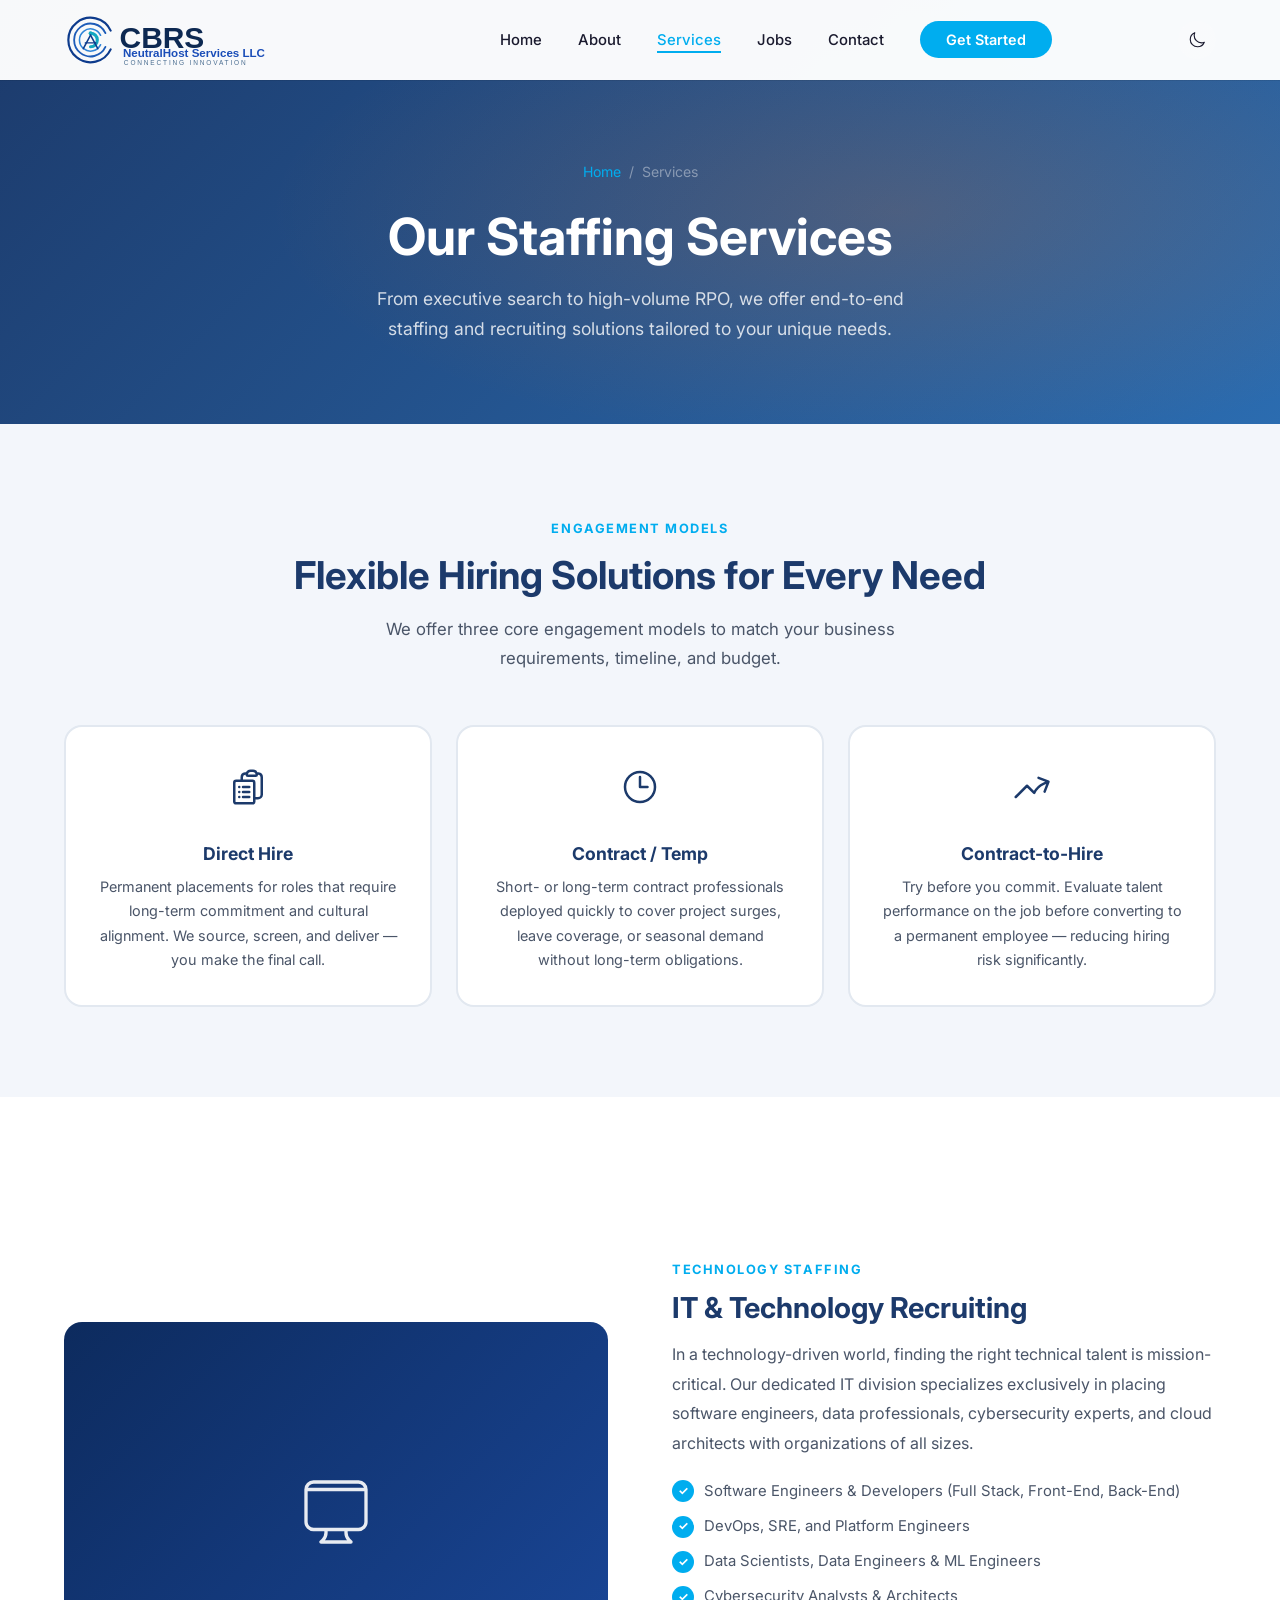
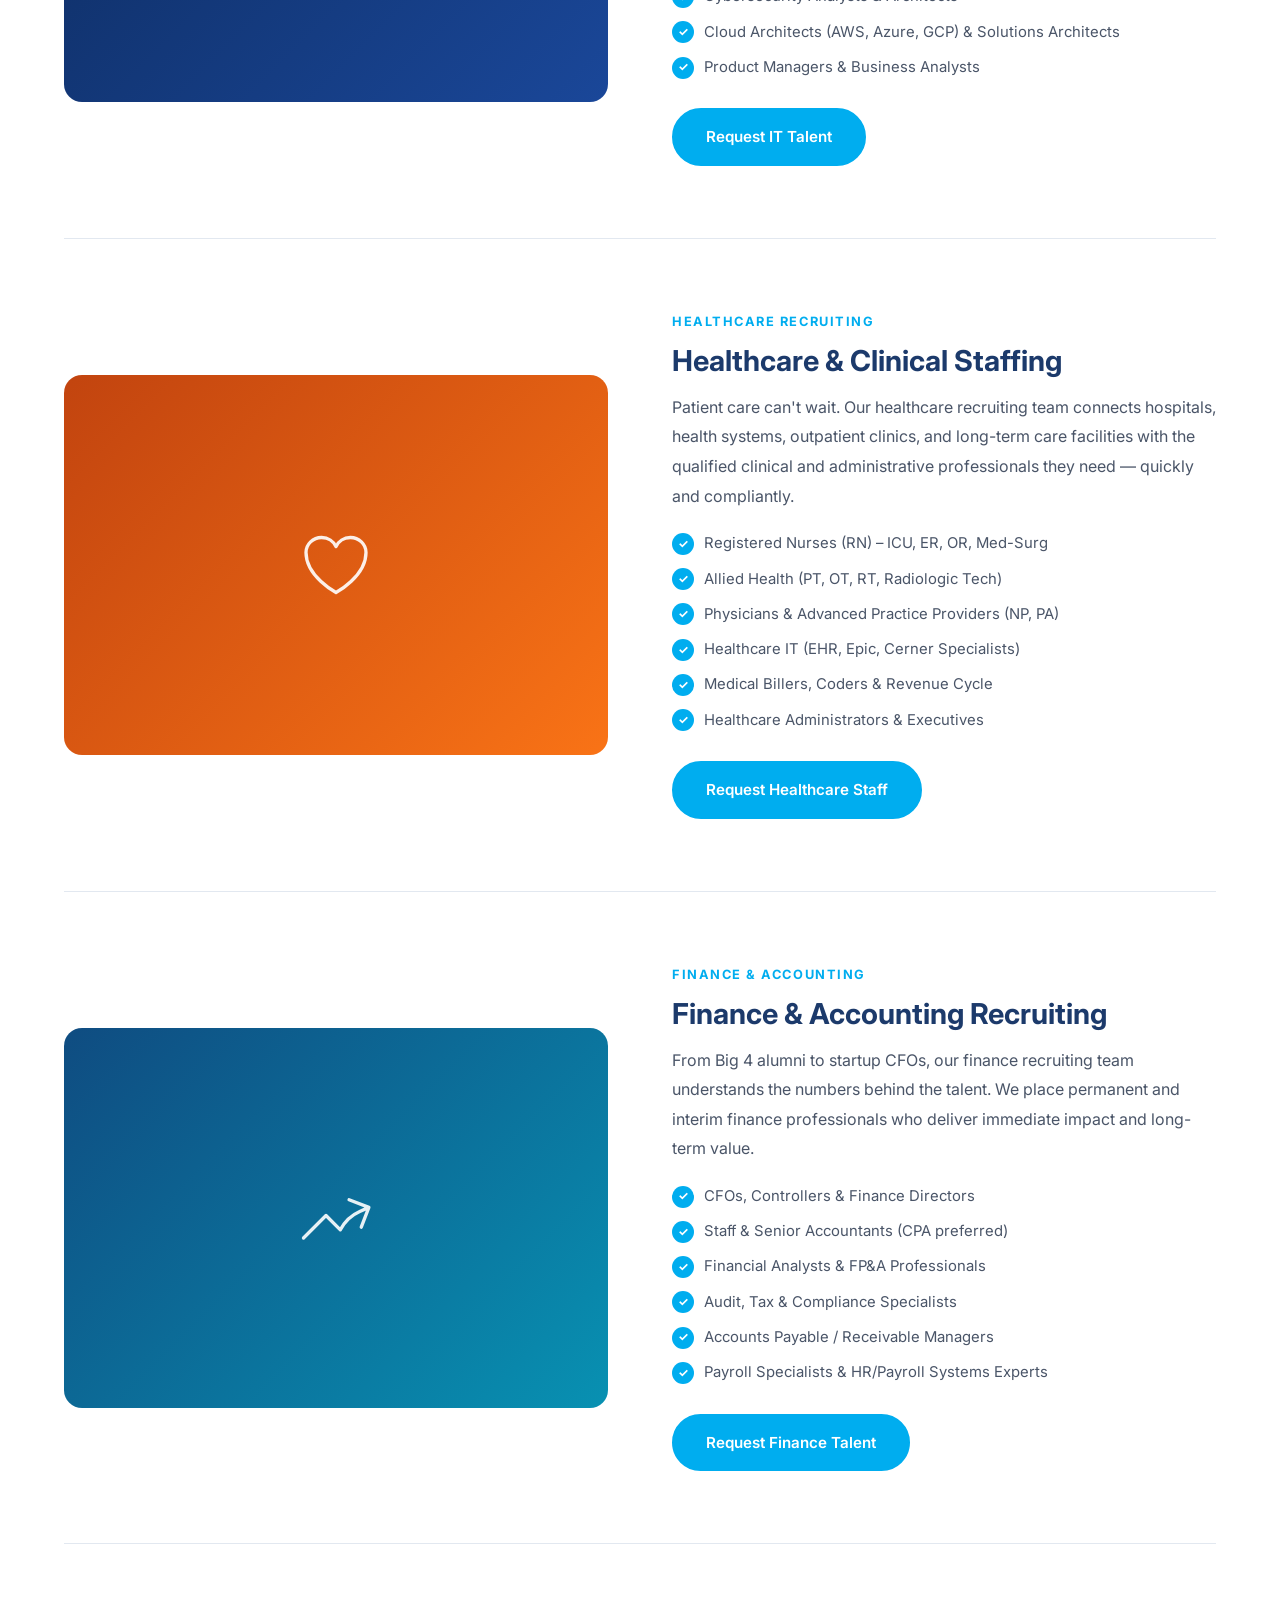
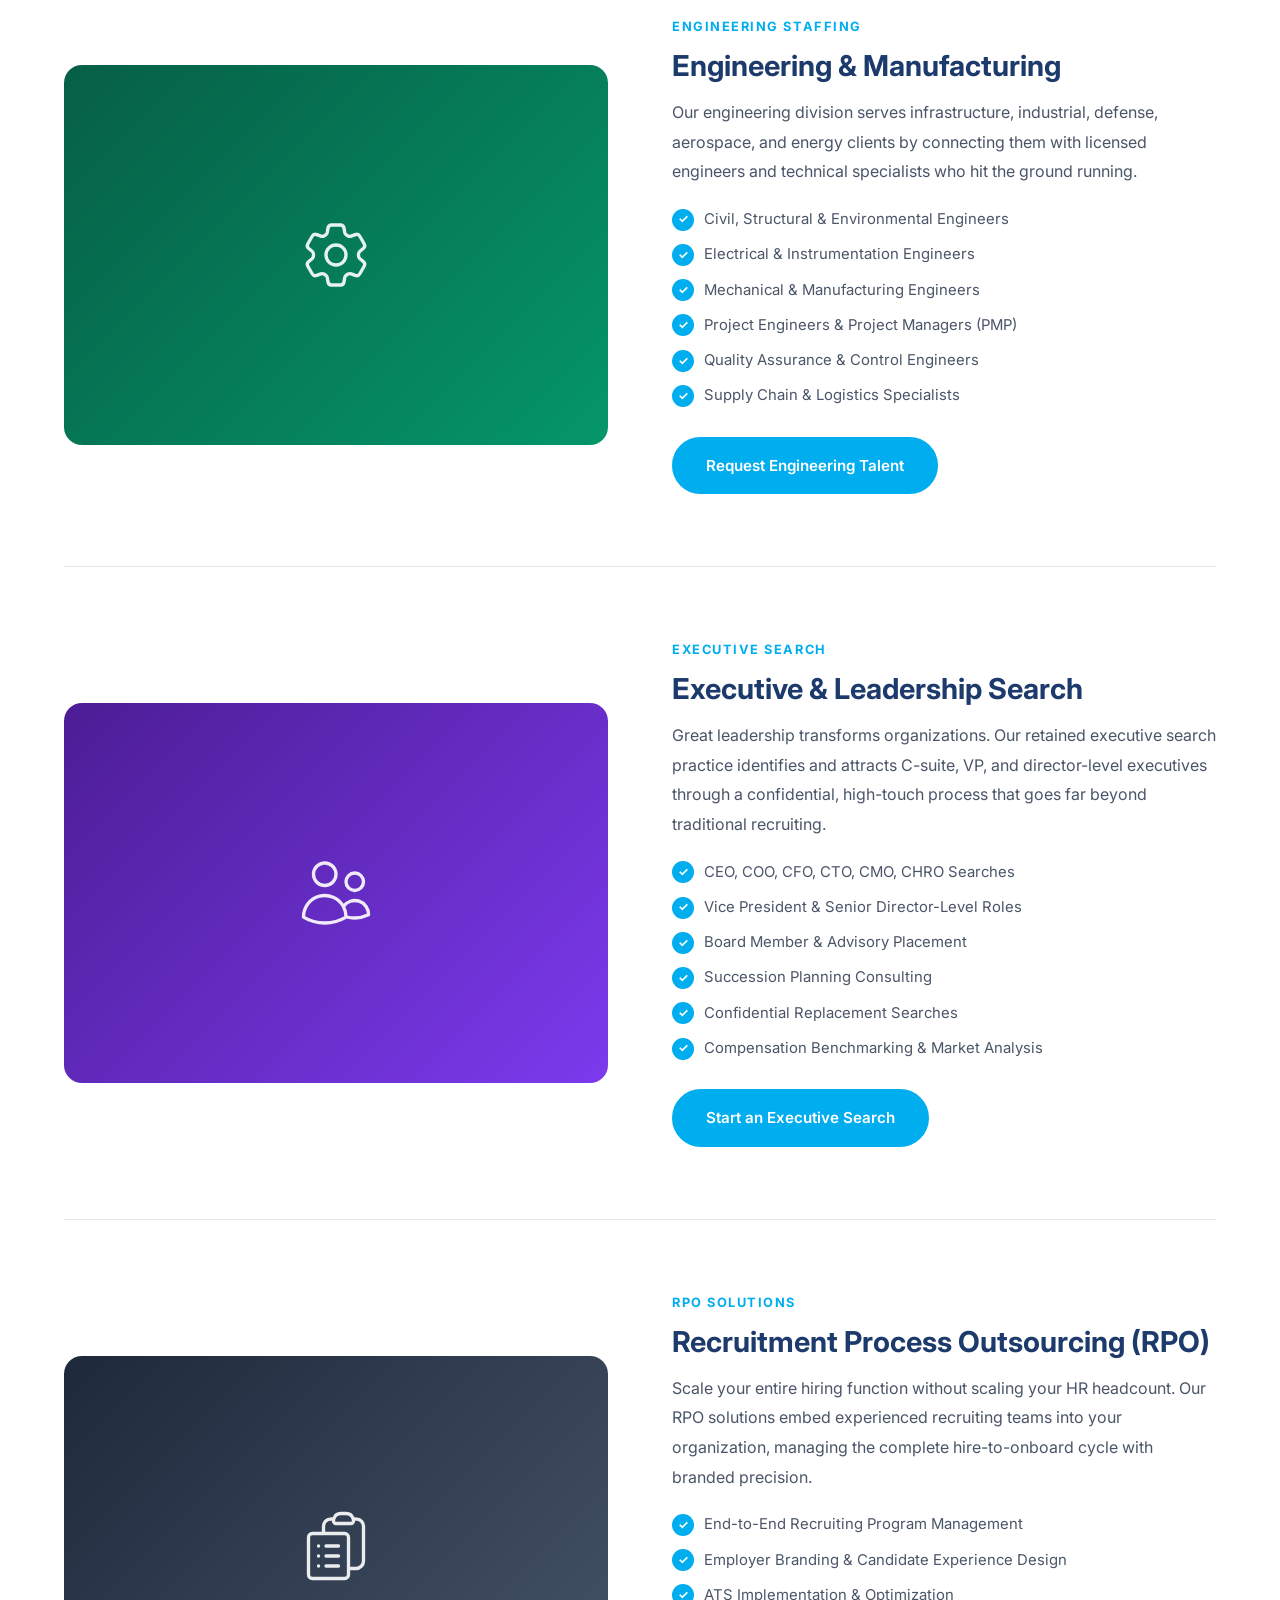
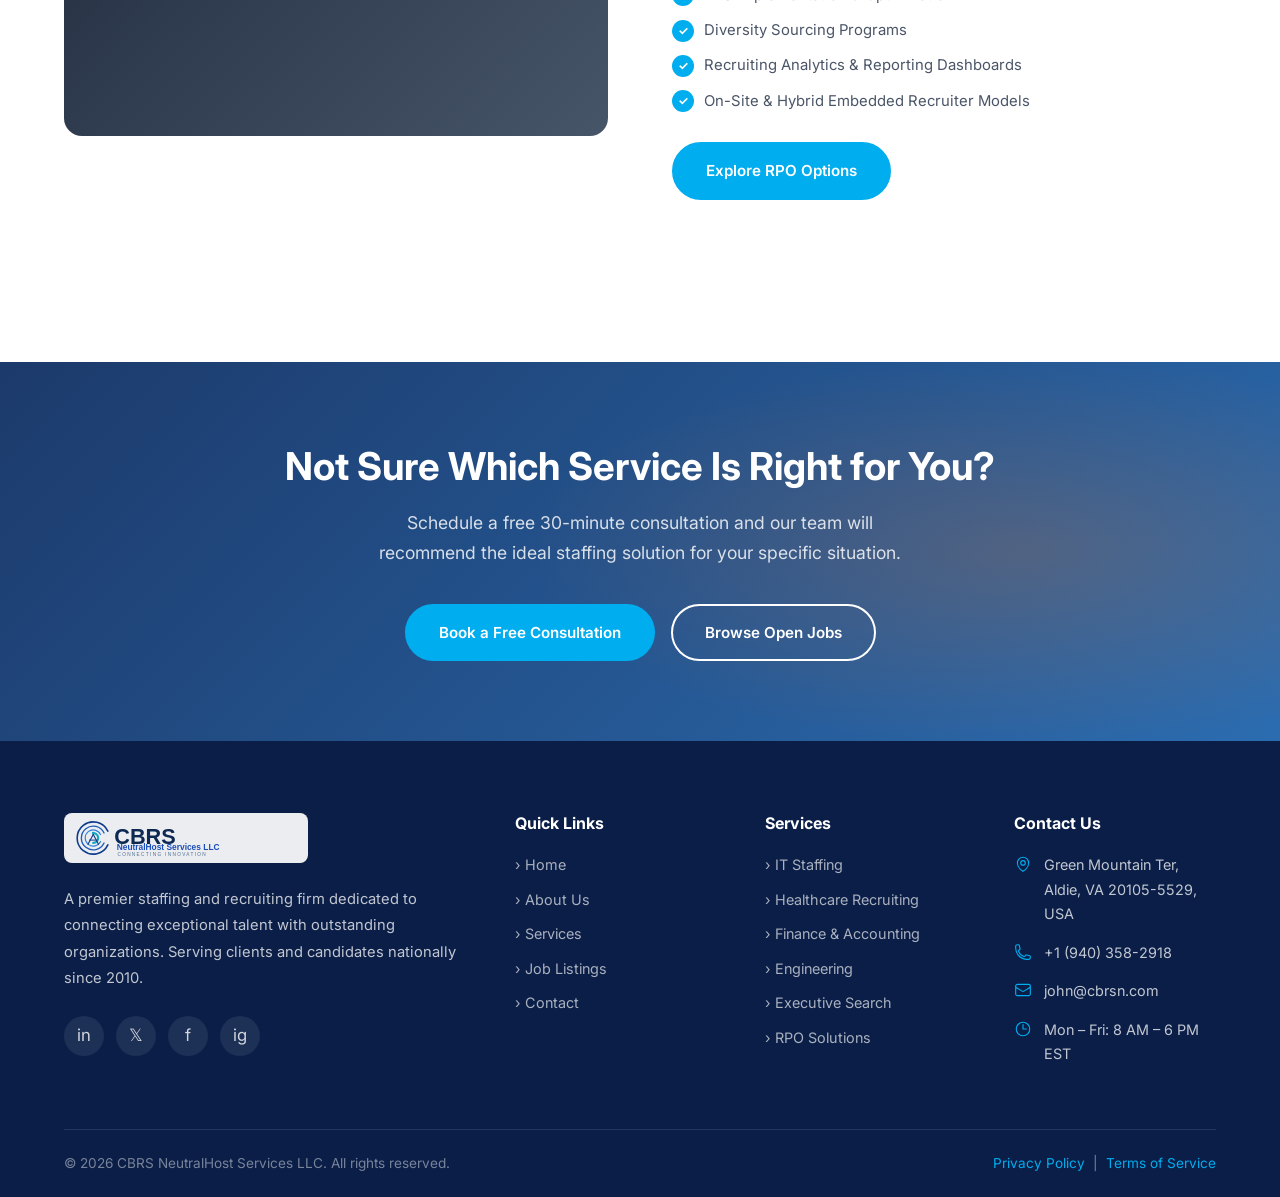
<file: services.html>
<!DOCTYPE html>
<html lang="en">
<head>
  <meta charset="UTF-8" />
  <meta name="viewport" content="width=device-width, initial-scale=1.0" />
  <title>Services – CBRS NeutralHost Services LLC</title>
  <meta name="description" content="CBRS NeutralHost Services LLC offers comprehensive staffing services including IT, Healthcare, Finance, Engineering, Executive Search, and RPO solutions." />
  <link rel="preconnect" href="https://fonts.googleapis.com" />
  <link rel="preconnect" href="https://fonts.gstatic.com" crossorigin />
  <link href="https://fonts.googleapis.com/css2?family=Inter:wght@400;500;600;700;800&display=swap" rel="stylesheet" />
  <link rel="stylesheet" href="css/style.css" />
  <link rel="icon" type="image/svg+xml" href="favicon.svg" />
  <link rel="icon" type="image/png" sizes="64x64" href="favicon-64.png" />
  <link rel="icon" type="image/png" sizes="32x32" href="favicon-32.png" />
  <link rel="apple-touch-icon" href="apple-touch-icon.png" />
  <style>
    .service-detail {
      display: grid;
      grid-template-columns: 1fr 1fr;
      gap: 64px;
      align-items: center;
      padding: 72px 0;
      border-bottom: 1px solid var(--border);
    }
    .service-detail:last-child { border-bottom: none; }
    .service-detail.reverse .sd-content { order: 2; }
    .service-detail.reverse .sd-visual  { order: 1; }

    .sd-visual {
      height: 380px;
      border-radius: var(--radius-lg);
      display: flex;
      align-items: center;
      justify-content: center;
      font-size: 7rem;
      position: relative;
      overflow: hidden;
    }
    .sd-visual.blue   { background: linear-gradient(135deg, #0d2b5e, #1a4799); }
    .sd-visual.orange { background: linear-gradient(135deg, #c2440f, #f97316); }
    .sd-visual.teal   { background: linear-gradient(135deg, #0f4c81, #0891b2); }
    .sd-visual.green  { background: linear-gradient(135deg, #065f46, #059669); }
    .sd-visual.purple { background: linear-gradient(135deg, #4c1d95, #7c3aed); }
    .sd-visual.slate  { background: linear-gradient(135deg, #1e293b, #475569); }

    .sd-content .section-tag { display: block; margin-bottom: 10px; }
    .sd-content h2 { font-size: 1.8rem; margin-bottom: 14px; }
    .sd-content p  { color: var(--text-mid); line-height: 1.85; margin-bottom: 20px; }

    .bullet-list { display: flex; flex-direction: column; gap: 10px; margin-bottom: 28px; }
    .bullet-list li {
      display: flex;
      align-items: center;
      gap: 10px;
      font-size: .93rem;
      color: var(--text-mid);
    }
    .bullet-list li::before {
      content: '✓';
      width: 22px; height: 22px;
      background: var(--accent);
      color: white;
      border-radius: 50%;
      display: inline-flex;
      align-items: center;
      justify-content: center;
      font-size: .75rem;
      font-weight: 700;
      flex-shrink: 0;
    }

    .engagement-models {
      display: grid;
      grid-template-columns: repeat(auto-fit, minmax(240px, 1fr));
      gap: 24px;
      margin-top: 52px;
    }
    .em-card {
      background: var(--white);
      border: 2px solid var(--border);
      border-radius: var(--radius-lg);
      padding: 32px;
      text-align: center;
      transition: var(--transition);
    }
    .em-card:hover {
      border-color: var(--accent);
      transform: translateY(-5px);
      box-shadow: var(--shadow-md);
    }
    .em-icon { font-size: 2.5rem; margin-bottom: 16px; }
    .em-card h3 { font-size: 1.1rem; margin-bottom: 10px; }
    .em-card p  { font-size: .9rem; color: var(--text-mid); }

    @media (max-width: 768px) {
      .service-detail { grid-template-columns: 1fr; gap: 32px; }
      .service-detail.reverse .sd-content,
      .service-detail.reverse .sd-visual { order: unset; }
      .sd-visual { height: 220px; font-size: 4rem; }
    }
  </style>
</head>
<body>

  <div id="scrollProgress" class="scroll-progress"></div>
  <div id="navOverlay" class="nav-overlay"></div>

  <!-- ===== NAVBAR ===== -->
  <nav class="navbar" id="navbar">
    <div class="container nav-inner">
      <a href="index.html" class="nav-logo"><img src="cbrs-logo.svg" alt="CBRS NeutralHost Services LLC" class="logo-img"></a>
      <ul class="nav-links" id="navLinks">
        <li><a href="index.html"    class="nav-link">Home</a></li>
        <li><a href="about.html"    class="nav-link">About</a></li>
        <li><a href="services.html" class="nav-link active">Services</a></li>
        <li><a href="jobs.html"     class="nav-link">Jobs</a></li>
        <li><a href="contact.html"  class="nav-link">Contact</a></li>
        <li><a href="contact.html"  class="btn-nav">Get Started</a></li>
      </ul>
      <button class="dark-toggle" id="darkToggle" aria-label="Toggle dark mode"><svg xmlns="http://www.w3.org/2000/svg" fill="none" viewBox="0 0 24 24" stroke-width="1.5" stroke="currentColor" width="18" height="18"><path stroke-linecap="round" stroke-linejoin="round" d="M21.752 15.002A9.72 9.72 0 0 1 18 15.75c-5.385 0-9.75-4.365-9.75-9.75 0-1.33.266-2.597.748-3.752A9.753 9.753 0 0 0 3 11.25C3 16.635 7.365 21 12.75 21a9.753 9.753 0 0 0 9.002-5.998Z"/></svg></button>
      <div class="hamburger" id="hamburger" aria-label="Toggle menu" role="button" tabindex="0">
        <span></span><span></span><span></span>
      </div>
    </div>
  </nav>

  <!-- ===== PAGE HERO ===== -->
  <section class="page-hero">
    <div class="container">
      <div class="breadcrumb">
        <a href="index.html">Home</a><span>/</span><span>Services</span>
      </div>
      <h1>Our Staffing Services</h1>
      <p>From executive search to high-volume RPO, we offer end-to-end staffing and recruiting solutions tailored to your unique needs.</p>
    </div>
  </section>

  <!-- ===== ENGAGEMENT MODELS ===== -->
  <section class="section section-alt">
    <div class="container">
      <div class="text-center">
        <span class="section-tag">Engagement Models</span>
        <h2 class="section-title">Flexible Hiring Solutions for Every Need</h2>
        <p class="section-subtitle">We offer three core engagement models to match your business requirements, timeline, and budget.</p>
      </div>
      <div class="engagement-models">
        <div class="em-card">
          <div class="em-icon"><svg xmlns="http://www.w3.org/2000/svg" fill="none" viewBox="0 0 24 24" stroke-width="1.5" stroke="currentColor" width="40" height="40" style="color:var(--primary)"><path stroke-linecap="round" stroke-linejoin="round" d="M9 12h3.75M9 15h3.75M9 18h3.75m3 .75H18a2.25 2.25 0 0 0 2.25-2.25V6.108c0-1.135-.845-2.098-1.976-2.192a48.424 48.424 0 0 0-1.123-.08m-5.801 0c-.065.21-.1.433-.1.664 0 .414.336.75.75.75h4.5a.75.75 0 0 0 .75-.75 2.25 2.25 0 0 0-.1-.664m-5.8 0A2.251 2.251 0 0 1 13.5 2.25H15c1.012 0 1.867.668 2.15 1.586m-5.8 0c-.376.023-.75.05-1.124.08C9.095 4.01 8.25 4.973 8.25 6.108V8.25m0 0H4.875c-.621 0-1.125.504-1.125 1.125v11.25c0 .621.504 1.125 1.125 1.125h9.75c.621 0 1.125-.504 1.125-1.125V9.375c0-.621-.504-1.125-1.125-1.125H8.25ZM6.75 12h.008v.008H6.75V12Zm0 3h.008v.008H6.75V15Zm0 3h.008v.008H6.75V18Z"/></svg></div>
          <h3>Direct Hire</h3>
          <p>Permanent placements for roles that require long-term commitment and cultural alignment. We source, screen, and deliver — you make the final call.</p>
        </div>
        <div class="em-card">
          <div class="em-icon"><svg xmlns="http://www.w3.org/2000/svg" fill="none" viewBox="0 0 24 24" stroke-width="1.5" stroke="currentColor" width="40" height="40" style="color:var(--primary)"><path stroke-linecap="round" stroke-linejoin="round" d="M12 6v6h4.5m4.5 0a9 9 0 1 1-18 0 9 9 0 0 1 18 0Z"/></svg></div>
          <h3>Contract / Temp</h3>
          <p>Short- or long-term contract professionals deployed quickly to cover project surges, leave coverage, or seasonal demand without long-term obligations.</p>
        </div>
        <div class="em-card">
          <div class="em-icon"><svg xmlns="http://www.w3.org/2000/svg" fill="none" viewBox="0 0 24 24" stroke-width="1.5" stroke="currentColor" width="40" height="40" style="color:var(--primary)"><path stroke-linecap="round" stroke-linejoin="round" d="M2.25 18 9 11.25l4.306 4.306a11.95 11.95 0 0 1 5.814-5.518l2.74-1.22m0 0-5.94-2.281m5.94 2.28-2.28 5.941"/></svg></div>
          <h3>Contract-to-Hire</h3>
          <p>Try before you commit. Evaluate talent performance on the job before converting to a permanent employee — reducing hiring risk significantly.</p>
        </div>
      </div>
    </div>
  </section>

  <!-- ===== SERVICE DETAILS ===== -->
  <section class="section">
    <div class="container">

      <!-- IT Staffing -->
      <div class="service-detail">
        <div class="sd-visual blue"><svg xmlns="http://www.w3.org/2000/svg" fill="none" viewBox="0 0 24 24" stroke-width="1" stroke="currentColor" width="80" height="80" style="color:rgba(255,255,255,0.9)"><path stroke-linecap="round" stroke-linejoin="round" d="M9 17.25v1.007a3 3 0 0 1-.879 2.122L7.5 21h9l-.621-.621A3 3 0 0 1 15 18.257V17.25m6-12V15a2.25 2.25 0 0 1-2.25 2.25H5.25A2.25 2.25 0 0 1 3 15V5.25m18 0A2.25 2.25 0 0 0 18.75 3H5.25A2.25 2.25 0 0 0 3 5.25m18 0H3"/></svg></div>
        <div class="sd-content">
          <span class="section-tag">Technology Staffing</span>
          <h2>IT &amp; Technology Recruiting</h2>
          <p>In a technology-driven world, finding the right technical talent is mission-critical. Our dedicated IT division specializes exclusively in placing software engineers, data professionals, cybersecurity experts, and cloud architects with organizations of all sizes.</p>
          <ul class="bullet-list">
            <li>Software Engineers &amp; Developers (Full Stack, Front-End, Back-End)</li>
            <li>DevOps, SRE, and Platform Engineers</li>
            <li>Data Scientists, Data Engineers &amp; ML Engineers</li>
            <li>Cybersecurity Analysts &amp; Architects</li>
            <li>Cloud Architects (AWS, Azure, GCP) &amp; Solutions Architects</li>
            <li>Product Managers &amp; Business Analysts</li>
          </ul>
          <a href="contact.html" class="btn btn-primary">Request IT Talent</a>
        </div>
      </div>

      <!-- Healthcare -->
      <div class="service-detail reverse">
        <div class="sd-content">
          <span class="section-tag">Healthcare Recruiting</span>
          <h2>Healthcare &amp; Clinical Staffing</h2>
          <p>Patient care can't wait. Our healthcare recruiting team connects hospitals, health systems, outpatient clinics, and long-term care facilities with the qualified clinical and administrative professionals they need — quickly and compliantly.</p>
          <ul class="bullet-list">
            <li>Registered Nurses (RN) – ICU, ER, OR, Med-Surg</li>
            <li>Allied Health (PT, OT, RT, Radiologic Tech)</li>
            <li>Physicians &amp; Advanced Practice Providers (NP, PA)</li>
            <li>Healthcare IT (EHR, Epic, Cerner Specialists)</li>
            <li>Medical Billers, Coders &amp; Revenue Cycle</li>
            <li>Healthcare Administrators &amp; Executives</li>
          </ul>
          <a href="contact.html" class="btn btn-primary">Request Healthcare Staff</a>
        </div>
        <div class="sd-visual orange"><svg xmlns="http://www.w3.org/2000/svg" fill="none" viewBox="0 0 24 24" stroke-width="1" stroke="currentColor" width="80" height="80" style="color:rgba(255,255,255,0.9)"><path stroke-linecap="round" stroke-linejoin="round" d="M21 8.25c0-2.485-2.099-4.5-4.688-4.5-1.935 0-3.597 1.126-4.312 2.733-.715-1.607-2.377-2.733-4.313-2.733C5.1 3.75 3 5.765 3 8.25c0 7.22 9 12 9 12s9-4.78 9-12Z"/></svg></div>
      </div>

      <!-- Finance -->
      <div class="service-detail">
        <div class="sd-visual teal"><svg xmlns="http://www.w3.org/2000/svg" fill="none" viewBox="0 0 24 24" stroke-width="1" stroke="currentColor" width="80" height="80" style="color:rgba(255,255,255,0.9)"><path stroke-linecap="round" stroke-linejoin="round" d="M2.25 18 9 11.25l4.306 4.306a11.95 11.95 0 0 1 5.814-5.518l2.74-1.22m0 0-5.94-2.281m5.94 2.28-2.28 5.941"/></svg></div>
        <div class="sd-content">
          <span class="section-tag">Finance &amp; Accounting</span>
          <h2>Finance &amp; Accounting Recruiting</h2>
          <p>From Big 4 alumni to startup CFOs, our finance recruiting team understands the numbers behind the talent. We place permanent and interim finance professionals who deliver immediate impact and long-term value.</p>
          <ul class="bullet-list">
            <li>CFOs, Controllers &amp; Finance Directors</li>
            <li>Staff &amp; Senior Accountants (CPA preferred)</li>
            <li>Financial Analysts &amp; FP&A Professionals</li>
            <li>Audit, Tax &amp; Compliance Specialists</li>
            <li>Accounts Payable / Receivable Managers</li>
            <li>Payroll Specialists &amp; HR/Payroll Systems Experts</li>
          </ul>
          <a href="contact.html" class="btn btn-primary">Request Finance Talent</a>
        </div>
      </div>

      <!-- Engineering -->
      <div class="service-detail reverse">
        <div class="sd-content">
          <span class="section-tag">Engineering Staffing</span>
          <h2>Engineering &amp; Manufacturing</h2>
          <p>Our engineering division serves infrastructure, industrial, defense, aerospace, and energy clients by connecting them with licensed engineers and technical specialists who hit the ground running.</p>
          <ul class="bullet-list">
            <li>Civil, Structural &amp; Environmental Engineers</li>
            <li>Electrical &amp; Instrumentation Engineers</li>
            <li>Mechanical &amp; Manufacturing Engineers</li>
            <li>Project Engineers &amp; Project Managers (PMP)</li>
            <li>Quality Assurance &amp; Control Engineers</li>
            <li>Supply Chain &amp; Logistics Specialists</li>
          </ul>
          <a href="contact.html" class="btn btn-primary">Request Engineering Talent</a>
        </div>
        <div class="sd-visual green"><svg xmlns="http://www.w3.org/2000/svg" fill="none" viewBox="0 0 24 24" stroke-width="1" stroke="currentColor" width="80" height="80" style="color:rgba(255,255,255,0.9)"><path stroke-linecap="round" stroke-linejoin="round" d="M9.594 3.94c.09-.542.56-.94 1.11-.94h2.593c.55 0 1.02.398 1.11.94l.213 1.281c.063.374.313.686.645.87.074.04.147.083.22.127.325.196.72.257 1.075.124l1.217-.456a1.125 1.125 0 0 1 1.37.49l1.296 2.247a1.125 1.125 0 0 1-.26 1.431l-1.003.827c-.293.241-.438.613-.43.992a7.723 7.723 0 0 1 0 .255c-.008.378.137.75.43.991l1.004.827c.424.35.534.955.26 1.43l-1.298 2.247a1.125 1.125 0 0 1-1.369.491l-1.217-.456c-.355-.133-.75-.072-1.076.124a6.47 6.47 0 0 1-.22.128c-.331.183-.581.495-.644.869l-.213 1.281c-.09.543-.56.94-1.11.94h-2.594c-.55 0-1.019-.398-1.11-.94l-.213-1.281c-.062-.374-.312-.686-.644-.87a6.52 6.52 0 0 1-.22-.127c-.325-.196-.72-.257-1.076-.124l-1.217.456a1.125 1.125 0 0 1-1.369-.49l-1.297-2.247a1.125 1.125 0 0 1 .26-1.431l1.004-.827c.292-.24.437-.613.43-.991a6.932 6.932 0 0 1 0-.255c.007-.38-.138-.751-.43-.992l-1.004-.827a1.125 1.125 0 0 1-.26-1.43l1.297-2.247a1.125 1.125 0 0 1 1.37-.491l1.216.456c.356.133.751.072 1.076-.124.072-.044.146-.086.22-.128.332-.183.582-.495.644-.869l.214-1.28Z"/><path stroke-linecap="round" stroke-linejoin="round" d="M15 12a3 3 0 1 1-6 0 3 3 0 0 1 6 0Z"/></svg></div>
      </div>

      <!-- Executive Search -->
      <div class="service-detail">
        <div class="sd-visual purple"><svg xmlns="http://www.w3.org/2000/svg" fill="none" viewBox="0 0 24 24" stroke-width="1" stroke="currentColor" width="80" height="80" style="color:rgba(255,255,255,0.9)"><path stroke-linecap="round" stroke-linejoin="round" d="M15 19.128a9.38 9.38 0 0 0 2.625.372 9.337 9.337 0 0 0 4.121-.952 4.125 4.125 0 0 0-7.533-2.493M15 19.128v-.003c0-1.113-.285-2.16-.786-3.07M15 19.128v.106A12.318 12.318 0 0 1 8.624 21c-2.331 0-4.512-.645-6.374-1.766l-.001-.109a6.375 6.375 0 0 1 11.964-3.07M12 6.375a3.375 3.375 0 1 1-6.75 0 3.375 3.375 0 0 1 6.75 0Zm8.25 2.25a2.625 2.625 0 1 1-5.25 0 2.625 2.625 0 0 1 5.25 0Z"/></svg></div>
        <div class="sd-content">
          <span class="section-tag">Executive Search</span>
          <h2>Executive &amp; Leadership Search</h2>
          <p>Great leadership transforms organizations. Our retained executive search practice identifies and attracts C-suite, VP, and director-level executives through a confidential, high-touch process that goes far beyond traditional recruiting.</p>
          <ul class="bullet-list">
            <li>CEO, COO, CFO, CTO, CMO, CHRO Searches</li>
            <li>Vice President &amp; Senior Director-Level Roles</li>
            <li>Board Member &amp; Advisory Placement</li>
            <li>Succession Planning Consulting</li>
            <li>Confidential Replacement Searches</li>
            <li>Compensation Benchmarking &amp; Market Analysis</li>
          </ul>
          <a href="contact.html" class="btn btn-primary">Start an Executive Search</a>
        </div>
      </div>

      <!-- RPO -->
      <div class="service-detail reverse">
        <div class="sd-content">
          <span class="section-tag">RPO Solutions</span>
          <h2>Recruitment Process Outsourcing (RPO)</h2>
          <p>Scale your entire hiring function without scaling your HR headcount. Our RPO solutions embed experienced recruiting teams into your organization, managing the complete hire-to-onboard cycle with branded precision.</p>
          <ul class="bullet-list">
            <li>End-to-End Recruiting Program Management</li>
            <li>Employer Branding &amp; Candidate Experience Design</li>
            <li>ATS Implementation &amp; Optimization</li>
            <li>Diversity Sourcing Programs</li>
            <li>Recruiting Analytics &amp; Reporting Dashboards</li>
            <li>On-Site &amp; Hybrid Embedded Recruiter Models</li>
          </ul>
          <a href="contact.html" class="btn btn-primary">Explore RPO Options</a>
        </div>
        <div class="sd-visual slate"><svg xmlns="http://www.w3.org/2000/svg" fill="none" viewBox="0 0 24 24" stroke-width="1" stroke="currentColor" width="80" height="80" style="color:rgba(255,255,255,0.9)"><path stroke-linecap="round" stroke-linejoin="round" d="M9 12h3.75M9 15h3.75M9 18h3.75m3 .75H18a2.25 2.25 0 0 0 2.25-2.25V6.108c0-1.135-.845-2.098-1.976-2.192a48.424 48.424 0 0 0-1.123-.08m-5.801 0c-.065.21-.1.433-.1.664 0 .414.336.75.75.75h4.5a.75.75 0 0 0 .75-.75 2.25 2.25 0 0 0-.1-.664m-5.8 0A2.251 2.251 0 0 1 13.5 2.25H15c1.012 0 1.867.668 2.15 1.586m-5.8 0c-.376.023-.75.05-1.124.08C9.095 4.01 8.25 4.973 8.25 6.108V8.25m0 0H4.875c-.621 0-1.125.504-1.125 1.125v11.25c0 .621.504 1.125 1.125 1.125h9.75c.621 0 1.125-.504 1.125-1.125V9.375c0-.621-.504-1.125-1.125-1.125H8.25ZM6.75 12h.008v.008H6.75V12Zm0 3h.008v.008H6.75V15Zm0 3h.008v.008H6.75V18Z"/></svg></div>
      </div>

    </div>
  </section>

  <!-- ===== CTA ===== -->
  <section class="cta-banner">
    <div class="container">
      <h2>Not Sure Which Service Is Right for You?</h2>
      <p>Schedule a free 30-minute consultation and our team will recommend the ideal staffing solution for your specific situation.</p>
      <div class="cta-banner-btns">
        <a href="contact.html" class="btn btn-primary">Book a Free Consultation</a>
        <a href="jobs.html"    class="btn btn-outline">Browse Open Jobs</a>
      </div>
    </div>
  </section>

  <!-- ===== FOOTER ===== -->
  <footer class="footer">
    <div class="container">
      <div class="footer-grid">
        <div class="footer-brand">
          <a href="index.html" class="logo"><img src="cbrs-logo.svg" alt="CBRS NeutralHost Services LLC"></a>
          <p>A premier staffing and recruiting firm dedicated to connecting exceptional talent with outstanding organizations. Serving clients and candidates nationally since 2010.</p>
          <div class="social-links">
            <a href="#" class="social-link" aria-label="LinkedIn">in</a>
            <a href="#" class="social-link" aria-label="Twitter">&#120143;</a>
            <a href="#" class="social-link" aria-label="Facebook">f</a>
            <a href="#" class="social-link" aria-label="Instagram">ig</a>
          </div>
        </div>
        <div class="footer-col">
          <h4>Quick Links</h4>
          <ul class="footer-links">
            <li><a href="index.html">&#8250; Home</a></li>
            <li><a href="about.html">&#8250; About Us</a></li>
            <li><a href="services.html">&#8250; Services</a></li>
            <li><a href="jobs.html">&#8250; Job Listings</a></li>
            <li><a href="contact.html">&#8250; Contact</a></li>
          </ul>
        </div>
        <div class="footer-col">
          <h4>Services</h4>
          <ul class="footer-links">
            <li><a href="services.html">&#8250; IT Staffing</a></li>
            <li><a href="services.html">&#8250; Healthcare Recruiting</a></li>
            <li><a href="services.html">&#8250; Finance &amp; Accounting</a></li>
            <li><a href="services.html">&#8250; Engineering</a></li>
            <li><a href="services.html">&#8250; Executive Search</a></li>
            <li><a href="services.html">&#8250; RPO Solutions</a></li>
          </ul>
        </div>
        <div class="footer-col">
          <h4>Contact Us</h4>
          <div class="footer-contact-item"><span class="ico"><svg xmlns="http://www.w3.org/2000/svg" fill="none" viewBox="0 0 24 24" stroke-width="1.5" stroke="currentColor" width="18" height="18"><path stroke-linecap="round" stroke-linejoin="round" d="M15 10.5a3 3 0 1 1-6 0 3 3 0 0 1 6 0Z"/><path stroke-linecap="round" stroke-linejoin="round" d="M19.5 10.5c0 7.142-7.5 11.25-7.5 11.25S4.5 17.642 4.5 10.5a7.5 7.5 0 1 1 15 0Z"/></svg></span><span>Green Mountain Ter,<br>Aldie, VA 20105-5529, USA</span></div>
          <div class="footer-contact-item"><span class="ico"><svg xmlns="http://www.w3.org/2000/svg" fill="none" viewBox="0 0 24 24" stroke-width="1.5" stroke="currentColor" width="18" height="18"><path stroke-linecap="round" stroke-linejoin="round" d="M2.25 6.75c0 8.284 6.716 15 15 15h2.25a2.25 2.25 0 0 0 2.25-2.25v-1.372c0-.516-.351-.966-.852-1.091l-4.423-1.106c-.44-.11-.902.055-1.173.417l-.97 1.293c-.282.376-.769.542-1.21.38a12.035 12.035 0 0 1-7.143-7.143c-.162-.441.004-.928.38-1.21l1.293-.97c.363-.271.527-.734.417-1.173L6.963 3.102a1.125 1.125 0 0 0-1.091-.852H4.5A2.25 2.25 0 0 0 2.25 4.5v2.25Z"/></svg></span><span>+1 (940) 358-2918</span></div>
          <div class="footer-contact-item"><span class="ico"><svg xmlns="http://www.w3.org/2000/svg" fill="none" viewBox="0 0 24 24" stroke-width="1.5" stroke="currentColor" width="18" height="18"><path stroke-linecap="round" stroke-linejoin="round" d="M21.75 6.75v10.5a2.25 2.25 0 0 1-2.25 2.25h-15a2.25 2.25 0 0 1-2.25-2.25V6.75m19.5 0A2.25 2.25 0 0 0 19.5 4.5h-15a2.25 2.25 0 0 0-2.25 2.25m19.5 0v.243a2.25 2.25 0 0 1-1.07 1.916l-7.5 4.615a2.25 2.25 0 0 1-2.36 0L3.32 8.91a2.25 2.25 0 0 1-1.07-1.916V6.75"/></svg></span><span>john@cbrsn.com</span></div>
          <div class="footer-contact-item"><span class="ico"><svg xmlns="http://www.w3.org/2000/svg" fill="none" viewBox="0 0 24 24" stroke-width="1.5" stroke="currentColor" width="18" height="18"><path stroke-linecap="round" stroke-linejoin="round" d="M12 6v6h4.5m4.5 0a9 9 0 1 1-18 0 9 9 0 0 1 18 0Z"/></svg></span><span>Mon – Fri: 8 AM – 6 PM EST</span></div>
        </div>
      </div>
      <div class="footer-bottom">
        <span>&copy; 2026 CBRS NeutralHost Services LLC. All rights reserved.</span>
        <span><a href="privacy-policy.html">Privacy Policy</a> &nbsp;|&nbsp; <a href="terms-of-service.html">Terms of Service</a></span>
      </div>
    </div>
  </footer>

  <button class="scroll-top" id="scrollTop" aria-label="Scroll to top">&#8679;</button>
  <button class="mobile-cta" id="mobileCta">Hire Talent</button>
  <script src="js/main.js"></script>
</body>
</html>
</file>
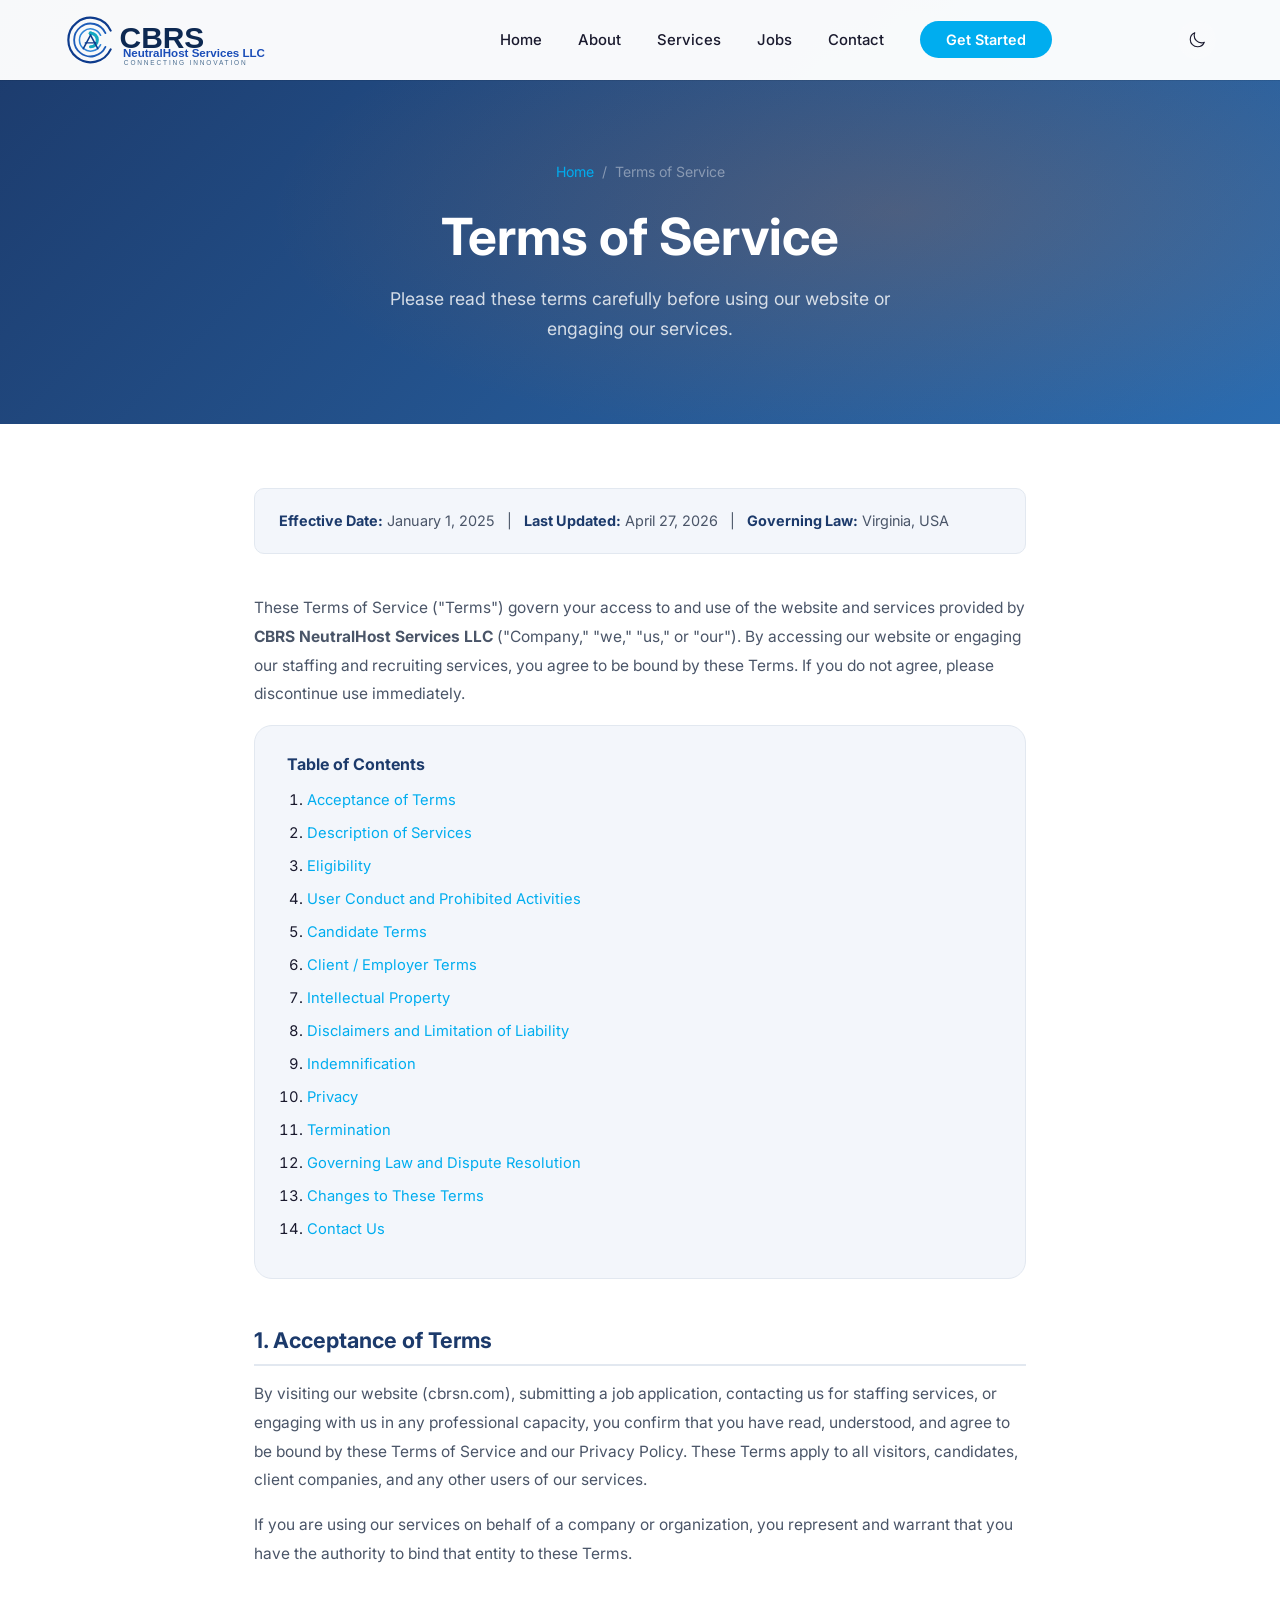
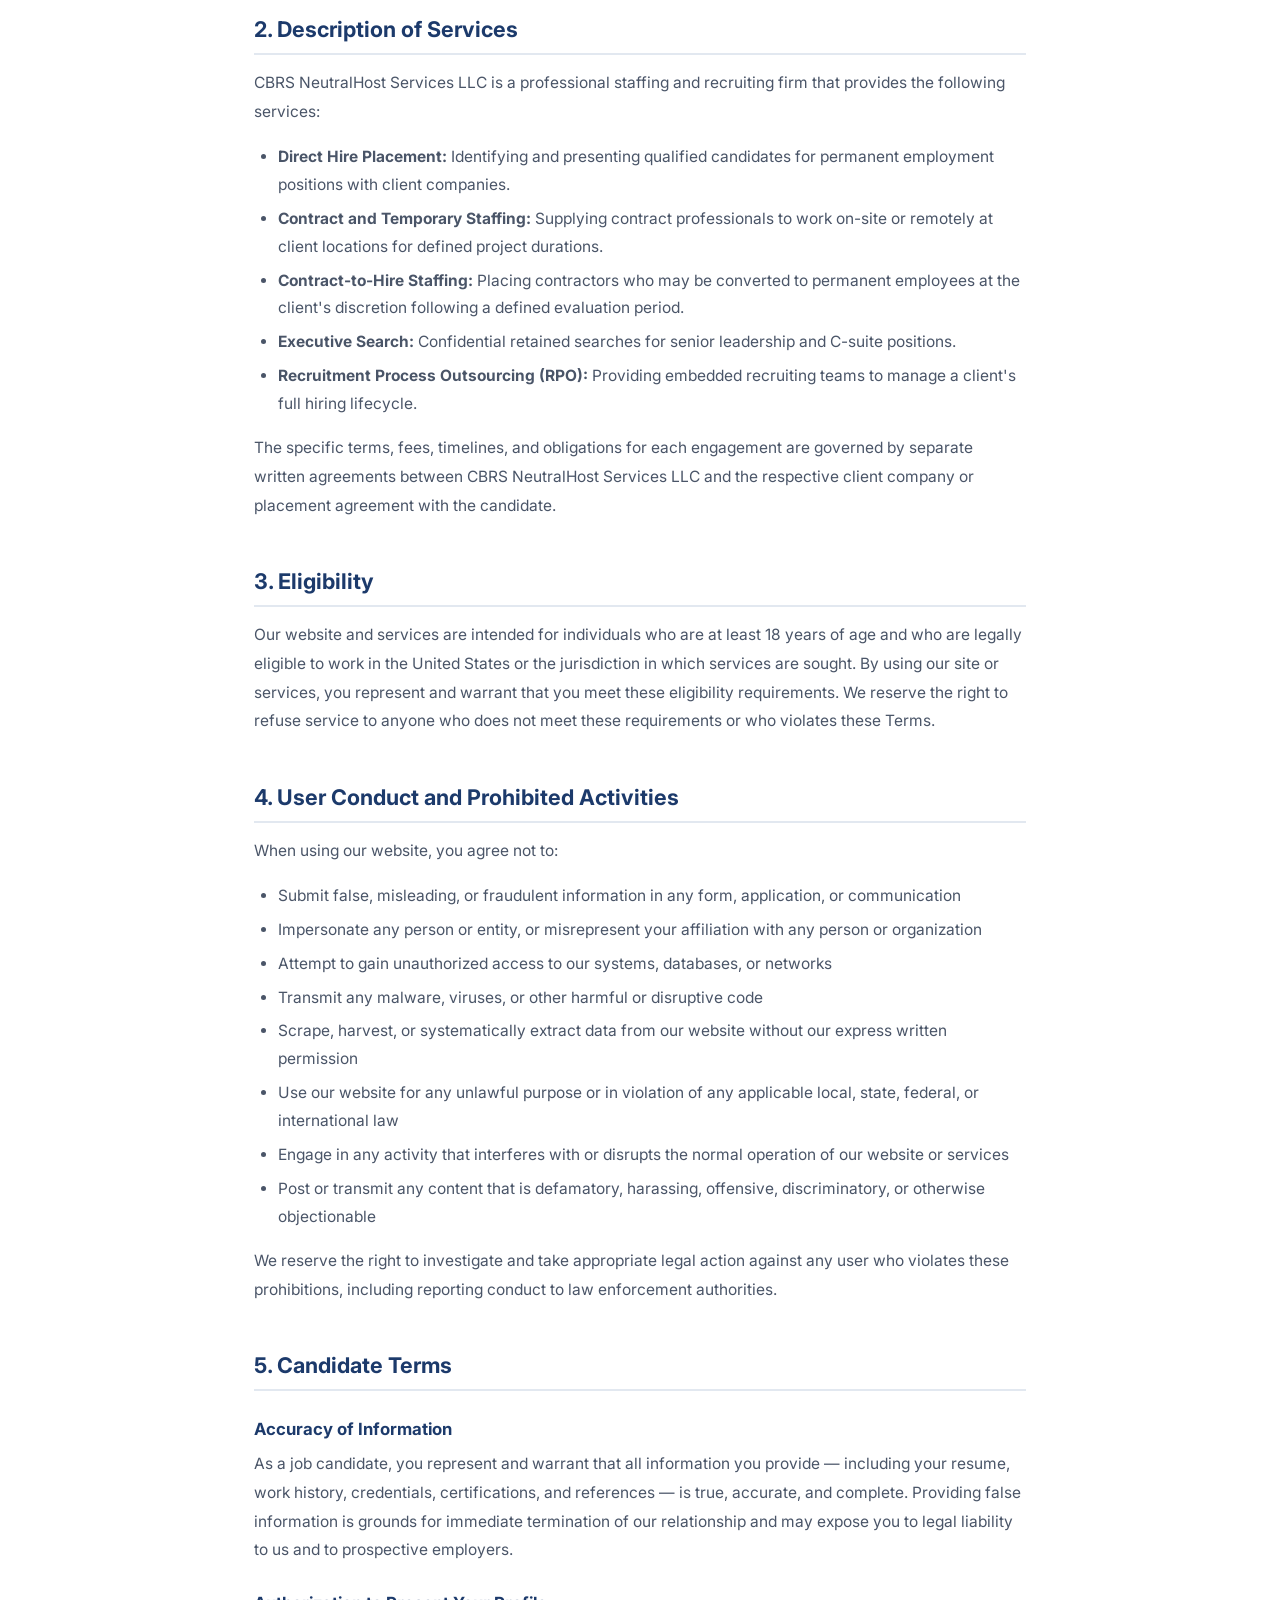
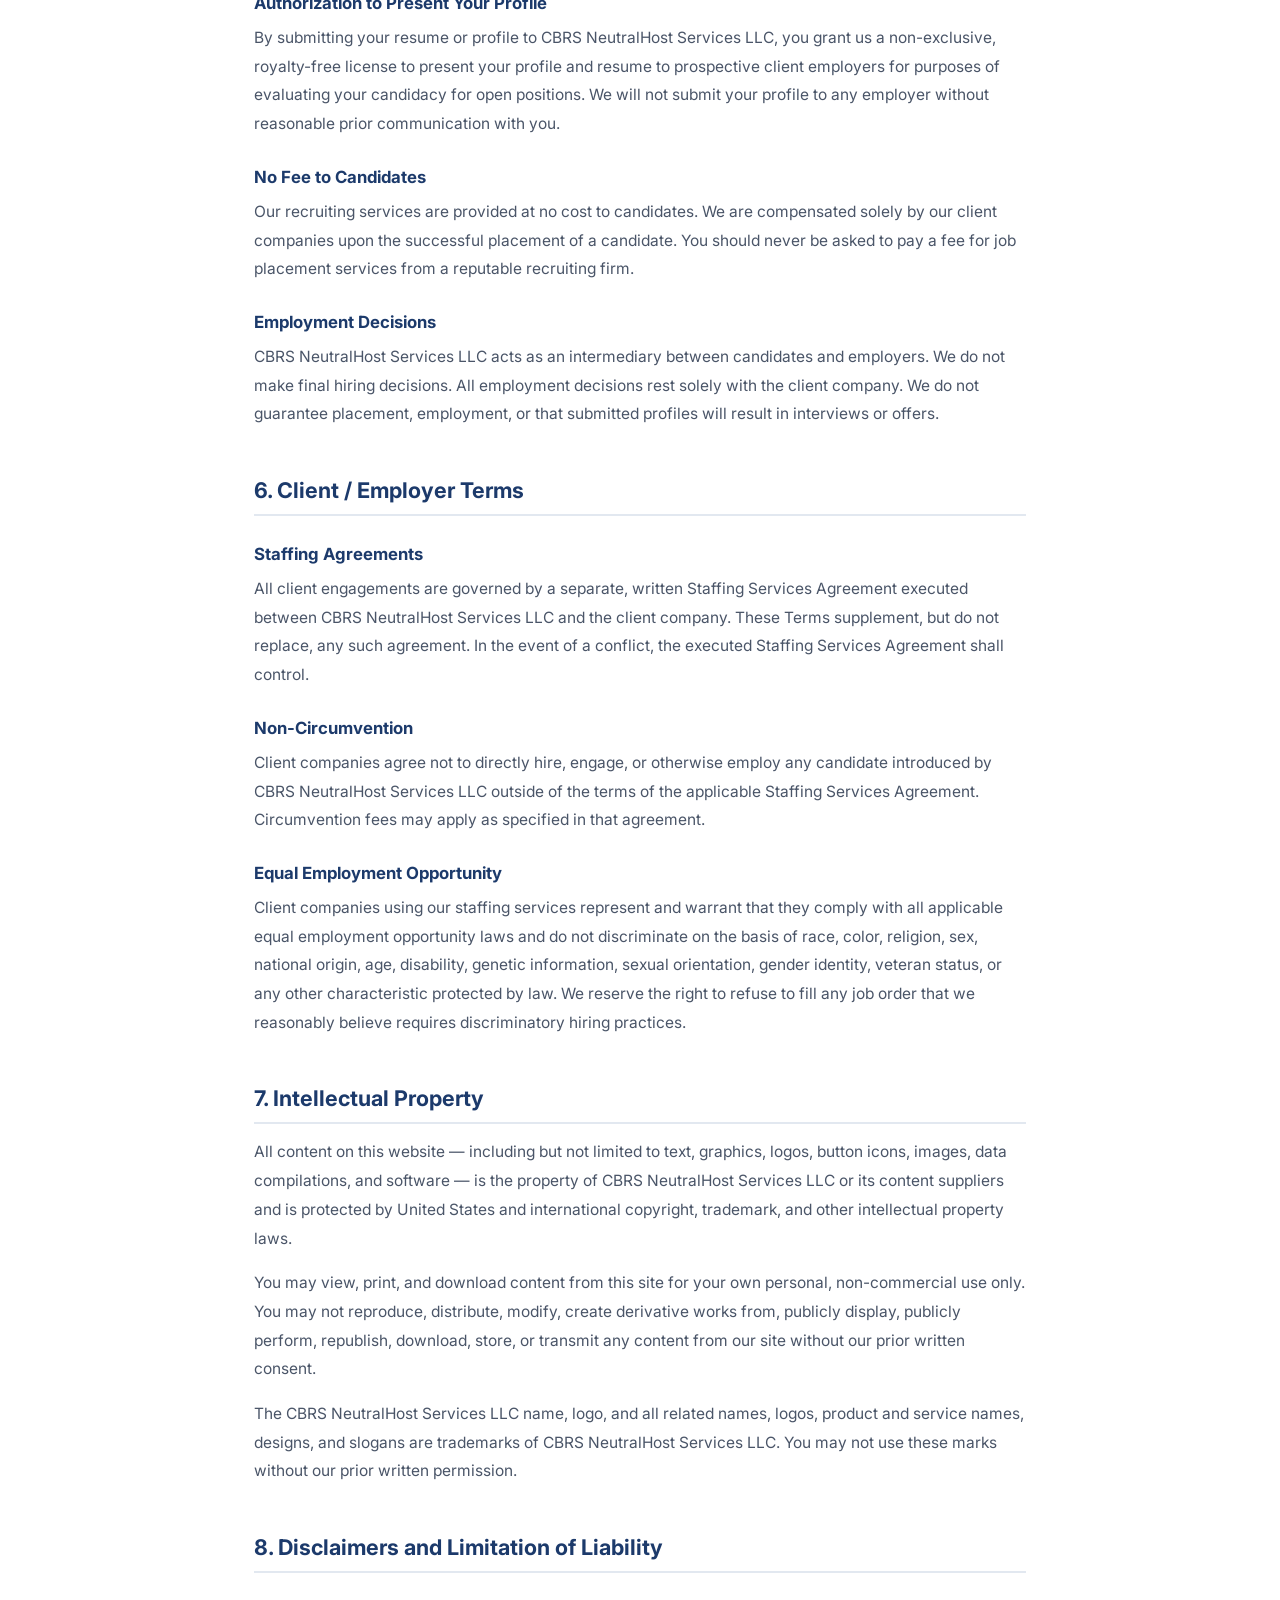
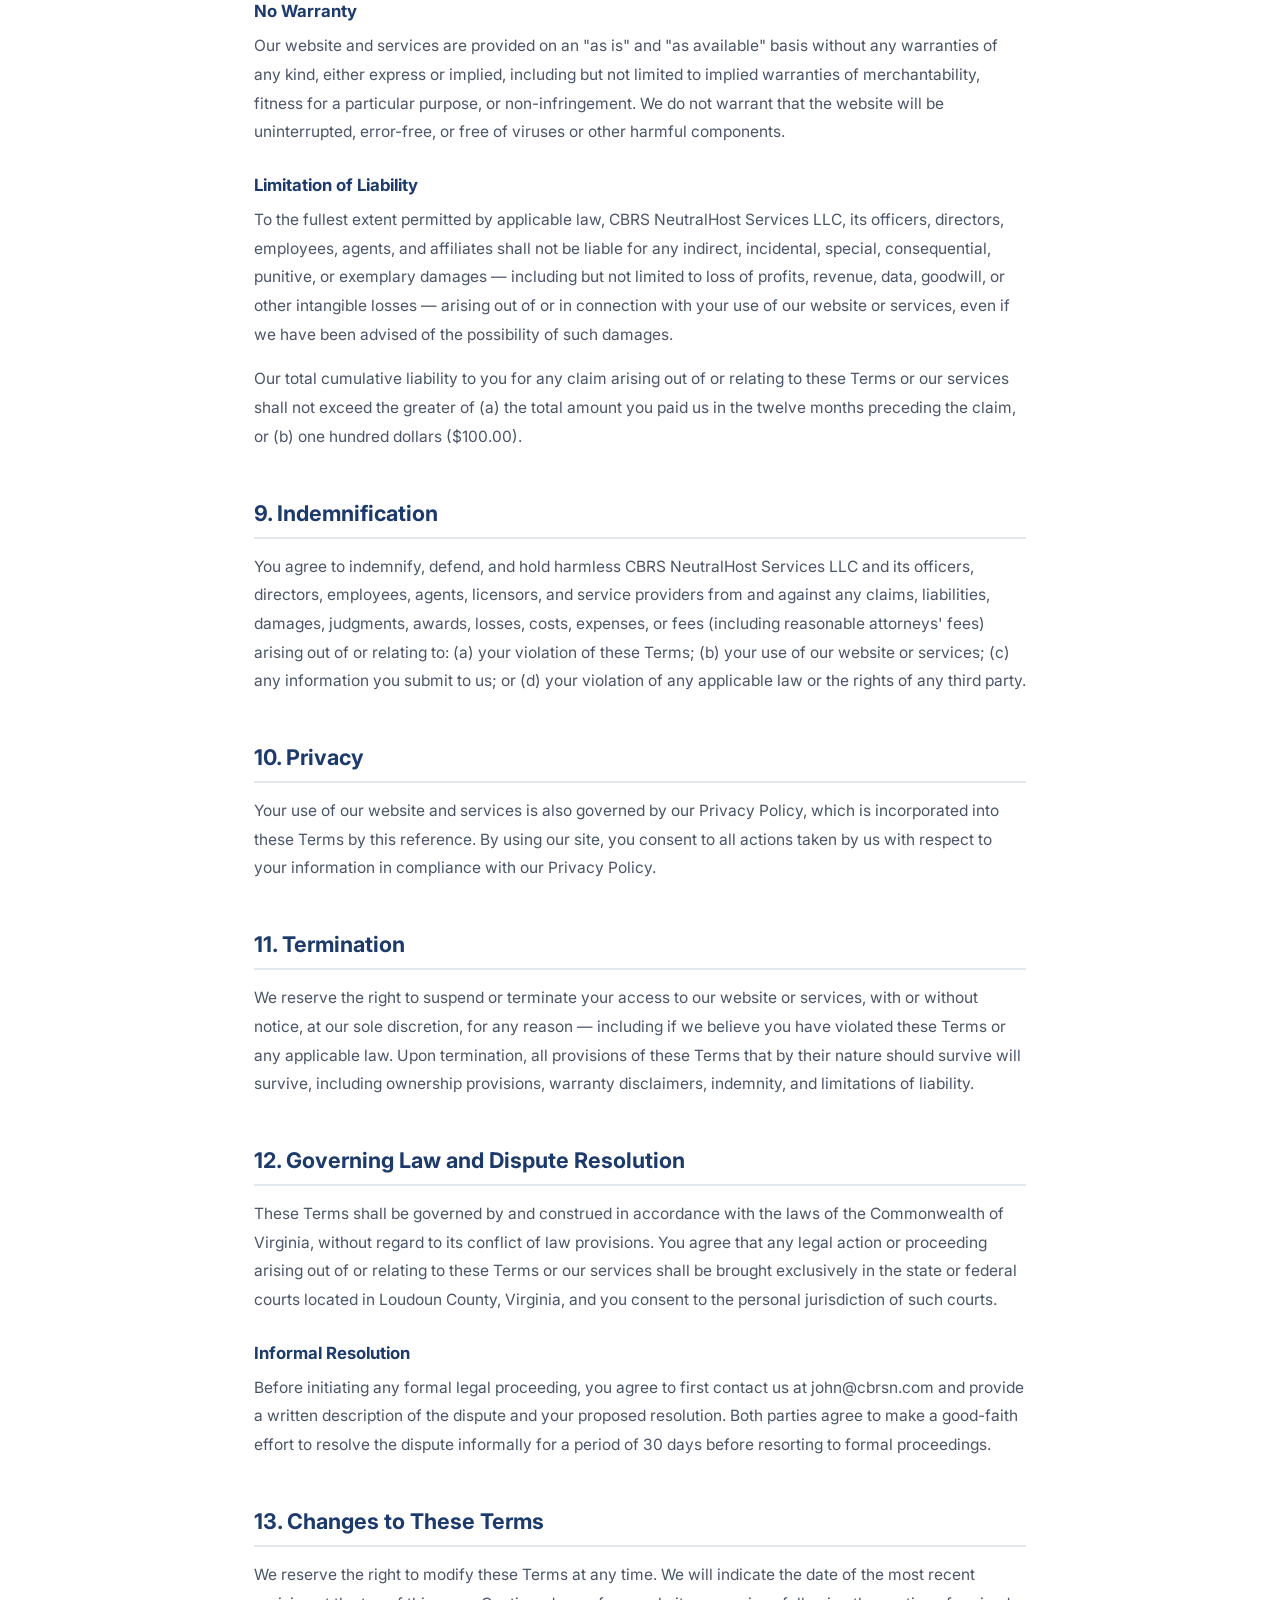
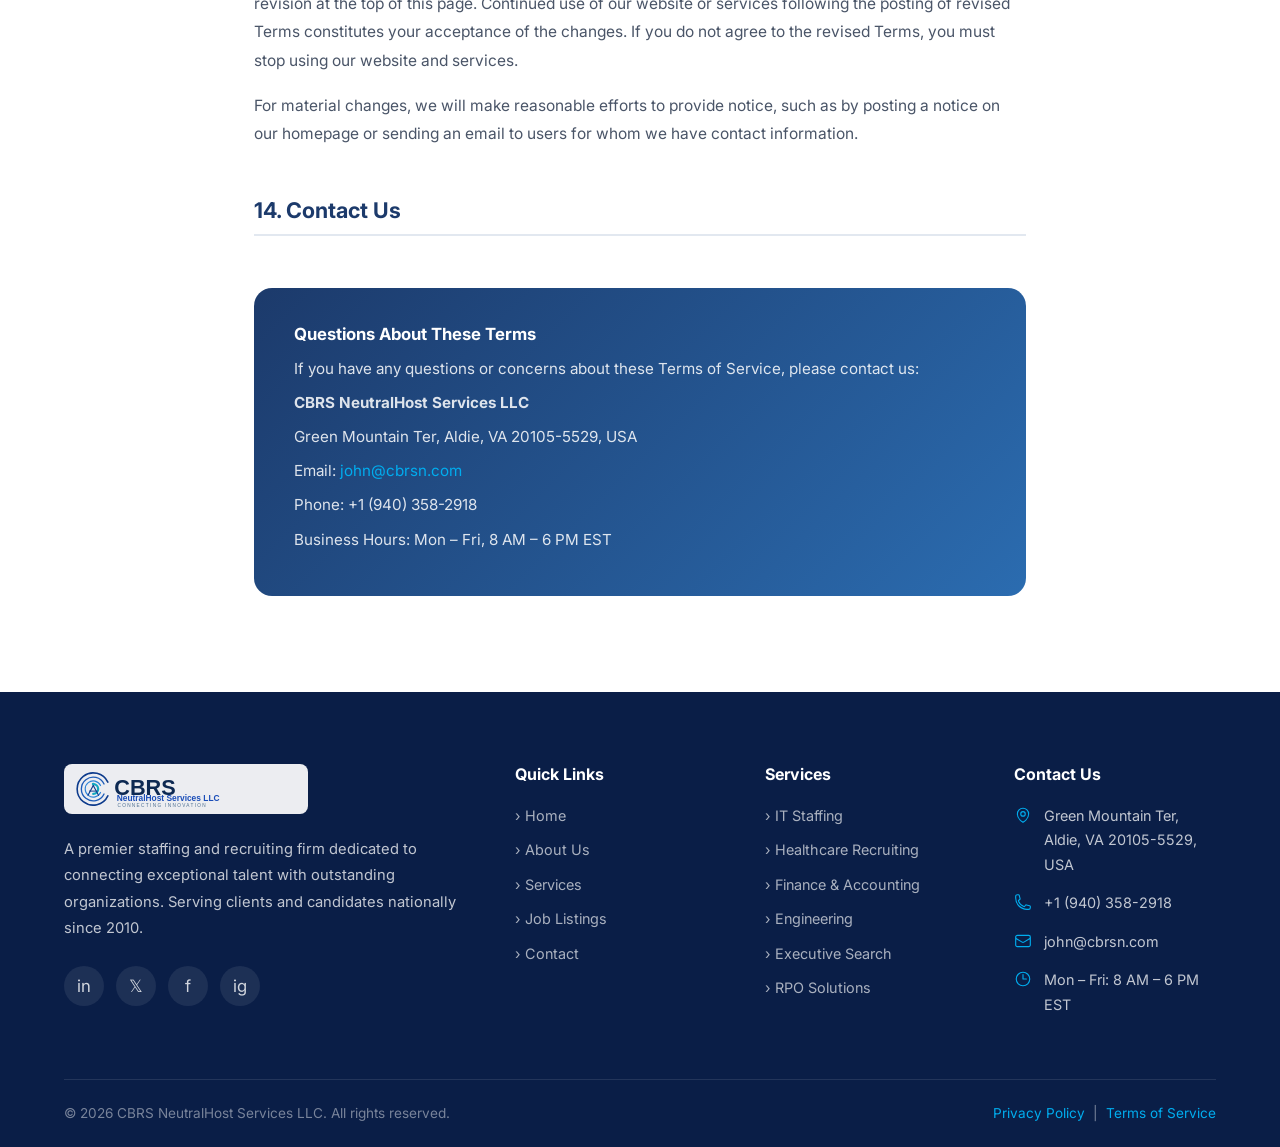
<file: terms-of-service.html>
<!DOCTYPE html>
<html lang="en">
<head>
  <meta charset="UTF-8" />
  <meta name="viewport" content="width=device-width, initial-scale=1.0" />
  <title>Terms of Service – CBRS NeutralHost Services LLC</title>
  <meta name="description" content="Terms of Service for CBRS NeutralHost Services LLC. Understand the terms governing your use of our website and staffing services." />
  <link rel="preconnect" href="https://fonts.googleapis.com" />
  <link rel="preconnect" href="https://fonts.gstatic.com" crossorigin />
  <link href="https://fonts.googleapis.com/css2?family=Inter:wght@400;500;600;700;800&display=swap" rel="stylesheet" />
  <link rel="stylesheet" href="css/style.css" />
  <link rel="icon" type="image/svg+xml" href="favicon.svg" />
  <link rel="icon" type="image/png" sizes="64x64" href="favicon-64.png" />
  <link rel="icon" type="image/png" sizes="32x32" href="favicon-32.png" />
  <link rel="apple-touch-icon" href="apple-touch-icon.png" />
  <style>
    .legal-body {
      max-width: 820px;
      margin: 0 auto;
      padding: 64px 24px 96px;
    }
    .legal-body h2 {
      font-size: 1.35rem;
      margin: 48px 0 14px;
      color: var(--primary);
      padding-bottom: 10px;
      border-bottom: 2px solid var(--border);
    }
    .legal-body h3 {
      font-size: 1.05rem;
      margin: 28px 0 10px;
      color: var(--primary);
    }
    .legal-body p {
      color: var(--text-mid);
      line-height: 1.85;
      margin-bottom: 16px;
      font-size: .97rem;
    }
    .legal-body ul {
      list-style: disc;
      padding-left: 24px;
      margin-bottom: 16px;
    }
    .legal-body ul li {
      color: var(--text-mid);
      line-height: 1.8;
      font-size: .97rem;
      margin-bottom: 6px;
    }
    .legal-meta {
      background: var(--light-bg);
      border: 1px solid var(--border);
      border-radius: var(--radius);
      padding: 20px 24px;
      margin-bottom: 40px;
      font-size: .9rem;
      color: var(--text-mid);
    }
    .legal-meta strong { color: var(--primary); }
    .legal-toc {
      background: var(--light-bg);
      border: 1px solid var(--border);
      border-radius: var(--radius-lg);
      padding: 28px 32px;
      margin-bottom: 48px;
    }
    .legal-toc h4 {
      font-size: 1rem;
      color: var(--primary);
      margin-bottom: 14px;
    }
    .legal-toc ol {
      list-style: decimal;
      padding-left: 20px;
    }
    .legal-toc ol li {
      margin-bottom: 8px;
      font-size: .92rem;
    }
    .legal-toc ol li a {
      color: var(--accent);
      text-decoration: none;
      transition: color var(--transition);
    }
    .legal-toc ol li a:hover { color: var(--primary); text-decoration: underline; }
    .legal-contact-box {
      background: linear-gradient(135deg, var(--primary), var(--primary-light));
      border-radius: var(--radius-lg);
      padding: 36px 40px;
      color: white;
      margin-top: 52px;
    }
    .legal-contact-box h3 { color: white; margin: 0 0 10px; }
    .legal-contact-box p  { color: rgba(255,255,255,.85); margin: 0 0 6px; font-size: .95rem; }
    .legal-contact-box a  { color: var(--accent); }
  </style>
</head>
<body>

  <div id="scrollProgress" class="scroll-progress"></div>
  <div id="navOverlay" class="nav-overlay"></div>

  <!-- ===== NAVBAR ===== -->
  <nav class="navbar" id="navbar">
    <div class="container nav-inner">
      <a href="index.html" class="nav-logo"><img src="cbrs-logo.svg" alt="CBRS NeutralHost Services LLC" class="logo-img"></a>
      <ul class="nav-links" id="navLinks">
        <li><a href="index.html"    class="nav-link">Home</a></li>
        <li><a href="about.html"    class="nav-link">About</a></li>
        <li><a href="services.html" class="nav-link">Services</a></li>
        <li><a href="jobs.html"     class="nav-link">Jobs</a></li>
        <li><a href="contact.html"  class="nav-link">Contact</a></li>
        <li><a href="contact.html"  class="btn-nav">Get Started</a></li>
      </ul>
      <button class="dark-toggle" id="darkToggle" aria-label="Toggle dark mode"><svg xmlns="http://www.w3.org/2000/svg" fill="none" viewBox="0 0 24 24" stroke-width="1.5" stroke="currentColor" width="18" height="18"><path stroke-linecap="round" stroke-linejoin="round" d="M21.752 15.002A9.72 9.72 0 0 1 18 15.75c-5.385 0-9.75-4.365-9.75-9.75 0-1.33.266-2.597.748-3.752A9.753 9.753 0 0 0 3 11.25C3 16.635 7.365 21 12.75 21a9.753 9.753 0 0 0 9.002-5.998Z"/></svg></button>
      <div class="hamburger" id="hamburger" aria-label="Toggle menu" role="button" tabindex="0">
        <span></span><span></span><span></span>
      </div>
    </div>
  </nav>

  <!-- ===== PAGE HERO ===== -->
  <section class="page-hero">
    <div class="container">
      <div class="breadcrumb">
        <a href="index.html">Home</a>
        <span>/</span>
        <span>Terms of Service</span>
      </div>
      <h1>Terms of Service</h1>
      <p>Please read these terms carefully before using our website or engaging our services.</p>
    </div>
  </section>

  <!-- ===== CONTENT ===== -->
  <div class="legal-body">

    <div class="legal-meta">
      <strong>Effective Date:</strong> January 1, 2025 &nbsp;&nbsp;|&nbsp;&nbsp;
      <strong>Last Updated:</strong> April 27, 2026 &nbsp;&nbsp;|&nbsp;&nbsp;
      <strong>Governing Law:</strong> Virginia, USA
    </div>

    <p>These Terms of Service ("Terms") govern your access to and use of the website and services provided by <strong>CBRS NeutralHost Services LLC</strong> ("Company," "we," "us," or "our"). By accessing our website or engaging our staffing and recruiting services, you agree to be bound by these Terms. If you do not agree, please discontinue use immediately.</p>

    <div class="legal-toc">
      <h4>Table of Contents</h4>
      <ol>
        <li><a href="#acceptance">Acceptance of Terms</a></li>
        <li><a href="#services-desc">Description of Services</a></li>
        <li><a href="#eligibility">Eligibility</a></li>
        <li><a href="#user-conduct">User Conduct and Prohibited Activities</a></li>
        <li><a href="#candidate-terms">Candidate Terms</a></li>
        <li><a href="#client-terms">Client / Employer Terms</a></li>
        <li><a href="#intellectual-property">Intellectual Property</a></li>
        <li><a href="#disclaimers">Disclaimers and Limitation of Liability</a></li>
        <li><a href="#indemnification">Indemnification</a></li>
        <li><a href="#privacy-ref">Privacy</a></li>
        <li><a href="#termination">Termination</a></li>
        <li><a href="#governing-law">Governing Law and Dispute Resolution</a></li>
        <li><a href="#changes-terms">Changes to These Terms</a></li>
        <li><a href="#contact-terms">Contact Us</a></li>
      </ol>
    </div>

    <!-- 1 -->
    <h2 id="acceptance">1. Acceptance of Terms</h2>
    <p>By visiting our website (cbrsn.com), submitting a job application, contacting us for staffing services, or engaging with us in any professional capacity, you confirm that you have read, understood, and agree to be bound by these Terms of Service and our <a href="privacy-policy.html">Privacy Policy</a>. These Terms apply to all visitors, candidates, client companies, and any other users of our services.</p>
    <p>If you are using our services on behalf of a company or organization, you represent and warrant that you have the authority to bind that entity to these Terms.</p>

    <!-- 2 -->
    <h2 id="services-desc">2. Description of Services</h2>
    <p>CBRS NeutralHost Services LLC is a professional staffing and recruiting firm that provides the following services:</p>
    <ul>
      <li><strong>Direct Hire Placement:</strong> Identifying and presenting qualified candidates for permanent employment positions with client companies.</li>
      <li><strong>Contract and Temporary Staffing:</strong> Supplying contract professionals to work on-site or remotely at client locations for defined project durations.</li>
      <li><strong>Contract-to-Hire Staffing:</strong> Placing contractors who may be converted to permanent employees at the client's discretion following a defined evaluation period.</li>
      <li><strong>Executive Search:</strong> Confidential retained searches for senior leadership and C-suite positions.</li>
      <li><strong>Recruitment Process Outsourcing (RPO):</strong> Providing embedded recruiting teams to manage a client's full hiring lifecycle.</li>
    </ul>
    <p>The specific terms, fees, timelines, and obligations for each engagement are governed by separate written agreements between CBRS NeutralHost Services LLC and the respective client company or placement agreement with the candidate.</p>

    <!-- 3 -->
    <h2 id="eligibility">3. Eligibility</h2>
    <p>Our website and services are intended for individuals who are at least 18 years of age and who are legally eligible to work in the United States or the jurisdiction in which services are sought. By using our site or services, you represent and warrant that you meet these eligibility requirements. We reserve the right to refuse service to anyone who does not meet these requirements or who violates these Terms.</p>

    <!-- 4 -->
    <h2 id="user-conduct">4. User Conduct and Prohibited Activities</h2>
    <p>When using our website, you agree not to:</p>
    <ul>
      <li>Submit false, misleading, or fraudulent information in any form, application, or communication</li>
      <li>Impersonate any person or entity, or misrepresent your affiliation with any person or organization</li>
      <li>Attempt to gain unauthorized access to our systems, databases, or networks</li>
      <li>Transmit any malware, viruses, or other harmful or disruptive code</li>
      <li>Scrape, harvest, or systematically extract data from our website without our express written permission</li>
      <li>Use our website for any unlawful purpose or in violation of any applicable local, state, federal, or international law</li>
      <li>Engage in any activity that interferes with or disrupts the normal operation of our website or services</li>
      <li>Post or transmit any content that is defamatory, harassing, offensive, discriminatory, or otherwise objectionable</li>
    </ul>
    <p>We reserve the right to investigate and take appropriate legal action against any user who violates these prohibitions, including reporting conduct to law enforcement authorities.</p>

    <!-- 5 -->
    <h2 id="candidate-terms">5. Candidate Terms</h2>
    <h3>Accuracy of Information</h3>
    <p>As a job candidate, you represent and warrant that all information you provide — including your resume, work history, credentials, certifications, and references — is true, accurate, and complete. Providing false information is grounds for immediate termination of our relationship and may expose you to legal liability to us and to prospective employers.</p>

    <h3>Authorization to Present Your Profile</h3>
    <p>By submitting your resume or profile to CBRS NeutralHost Services LLC, you grant us a non-exclusive, royalty-free license to present your profile and resume to prospective client employers for purposes of evaluating your candidacy for open positions. We will not submit your profile to any employer without reasonable prior communication with you.</p>

    <h3>No Fee to Candidates</h3>
    <p>Our recruiting services are provided at no cost to candidates. We are compensated solely by our client companies upon the successful placement of a candidate. You should never be asked to pay a fee for job placement services from a reputable recruiting firm.</p>

    <h3>Employment Decisions</h3>
    <p>CBRS NeutralHost Services LLC acts as an intermediary between candidates and employers. We do not make final hiring decisions. All employment decisions rest solely with the client company. We do not guarantee placement, employment, or that submitted profiles will result in interviews or offers.</p>

    <!-- 6 -->
    <h2 id="client-terms">6. Client / Employer Terms</h2>
    <h3>Staffing Agreements</h3>
    <p>All client engagements are governed by a separate, written Staffing Services Agreement executed between CBRS NeutralHost Services LLC and the client company. These Terms supplement, but do not replace, any such agreement. In the event of a conflict, the executed Staffing Services Agreement shall control.</p>

    <h3>Non-Circumvention</h3>
    <p>Client companies agree not to directly hire, engage, or otherwise employ any candidate introduced by CBRS NeutralHost Services LLC outside of the terms of the applicable Staffing Services Agreement. Circumvention fees may apply as specified in that agreement.</p>

    <h3>Equal Employment Opportunity</h3>
    <p>Client companies using our staffing services represent and warrant that they comply with all applicable equal employment opportunity laws and do not discriminate on the basis of race, color, religion, sex, national origin, age, disability, genetic information, sexual orientation, gender identity, veteran status, or any other characteristic protected by law. We reserve the right to refuse to fill any job order that we reasonably believe requires discriminatory hiring practices.</p>

    <!-- 7 -->
    <h2 id="intellectual-property">7. Intellectual Property</h2>
    <p>All content on this website — including but not limited to text, graphics, logos, button icons, images, data compilations, and software — is the property of CBRS NeutralHost Services LLC or its content suppliers and is protected by United States and international copyright, trademark, and other intellectual property laws.</p>
    <p>You may view, print, and download content from this site for your own personal, non-commercial use only. You may not reproduce, distribute, modify, create derivative works from, publicly display, publicly perform, republish, download, store, or transmit any content from our site without our prior written consent.</p>
    <p>The CBRS NeutralHost Services LLC name, logo, and all related names, logos, product and service names, designs, and slogans are trademarks of CBRS NeutralHost Services LLC. You may not use these marks without our prior written permission.</p>

    <!-- 8 -->
    <h2 id="disclaimers">8. Disclaimers and Limitation of Liability</h2>
    <h3>No Warranty</h3>
    <p>Our website and services are provided on an "as is" and "as available" basis without any warranties of any kind, either express or implied, including but not limited to implied warranties of merchantability, fitness for a particular purpose, or non-infringement. We do not warrant that the website will be uninterrupted, error-free, or free of viruses or other harmful components.</p>

    <h3>Limitation of Liability</h3>
    <p>To the fullest extent permitted by applicable law, CBRS NeutralHost Services LLC, its officers, directors, employees, agents, and affiliates shall not be liable for any indirect, incidental, special, consequential, punitive, or exemplary damages — including but not limited to loss of profits, revenue, data, goodwill, or other intangible losses — arising out of or in connection with your use of our website or services, even if we have been advised of the possibility of such damages.</p>
    <p>Our total cumulative liability to you for any claim arising out of or relating to these Terms or our services shall not exceed the greater of (a) the total amount you paid us in the twelve months preceding the claim, or (b) one hundred dollars ($100.00).</p>

    <!-- 9 -->
    <h2 id="indemnification">9. Indemnification</h2>
    <p>You agree to indemnify, defend, and hold harmless CBRS NeutralHost Services LLC and its officers, directors, employees, agents, licensors, and service providers from and against any claims, liabilities, damages, judgments, awards, losses, costs, expenses, or fees (including reasonable attorneys' fees) arising out of or relating to: (a) your violation of these Terms; (b) your use of our website or services; (c) any information you submit to us; or (d) your violation of any applicable law or the rights of any third party.</p>

    <!-- 10 -->
    <h2 id="privacy-ref">10. Privacy</h2>
    <p>Your use of our website and services is also governed by our <a href="privacy-policy.html">Privacy Policy</a>, which is incorporated into these Terms by this reference. By using our site, you consent to all actions taken by us with respect to your information in compliance with our Privacy Policy.</p>

    <!-- 11 -->
    <h2 id="termination">11. Termination</h2>
    <p>We reserve the right to suspend or terminate your access to our website or services, with or without notice, at our sole discretion, for any reason — including if we believe you have violated these Terms or any applicable law. Upon termination, all provisions of these Terms that by their nature should survive will survive, including ownership provisions, warranty disclaimers, indemnity, and limitations of liability.</p>

    <!-- 12 -->
    <h2 id="governing-law">12. Governing Law and Dispute Resolution</h2>
    <p>These Terms shall be governed by and construed in accordance with the laws of the Commonwealth of Virginia, without regard to its conflict of law provisions. You agree that any legal action or proceeding arising out of or relating to these Terms or our services shall be brought exclusively in the state or federal courts located in Loudoun County, Virginia, and you consent to the personal jurisdiction of such courts.</p>
    <h3>Informal Resolution</h3>
    <p>Before initiating any formal legal proceeding, you agree to first contact us at <a href="mailto:john@cbrsn.com">john@cbrsn.com</a> and provide a written description of the dispute and your proposed resolution. Both parties agree to make a good-faith effort to resolve the dispute informally for a period of 30 days before resorting to formal proceedings.</p>

    <!-- 13 -->
    <h2 id="changes-terms">13. Changes to These Terms</h2>
    <p>We reserve the right to modify these Terms at any time. We will indicate the date of the most recent revision at the top of this page. Continued use of our website or services following the posting of revised Terms constitutes your acceptance of the changes. If you do not agree to the revised Terms, you must stop using our website and services.</p>
    <p>For material changes, we will make reasonable efforts to provide notice, such as by posting a notice on our homepage or sending an email to users for whom we have contact information.</p>

    <!-- 14 -->
    <h2 id="contact-terms">14. Contact Us</h2>
    <div class="legal-contact-box">
      <h3>Questions About These Terms</h3>
      <p>If you have any questions or concerns about these Terms of Service, please contact us:</p>
      <p><strong>CBRS NeutralHost Services LLC</strong></p>
      <p>Green Mountain Ter, Aldie, VA 20105-5529, USA</p>
      <p>Email: <a href="mailto:john@cbrsn.com">john@cbrsn.com</a></p>
      <p>Phone: +1 (940) 358-2918</p>
      <p>Business Hours: Mon – Fri, 8 AM – 6 PM EST</p>
    </div>

  </div>

  <!-- ===== FOOTER ===== -->
  <footer class="footer">
    <div class="container">
      <div class="footer-grid">
        <div class="footer-brand">
          <a href="index.html" class="logo"><img src="cbrs-logo.svg" alt="CBRS NeutralHost Services LLC"></a>
          <p>A premier staffing and recruiting firm dedicated to connecting exceptional talent with outstanding organizations. Serving clients and candidates nationally since 2010.</p>
          <div class="social-links">
            <a href="#" class="social-link" aria-label="LinkedIn">in</a>
            <a href="#" class="social-link" aria-label="Twitter">&#120143;</a>
            <a href="#" class="social-link" aria-label="Facebook">f</a>
            <a href="#" class="social-link" aria-label="Instagram">ig</a>
          </div>
        </div>
        <div class="footer-col">
          <h4>Quick Links</h4>
          <ul class="footer-links">
            <li><a href="index.html">&#8250; Home</a></li>
            <li><a href="about.html">&#8250; About Us</a></li>
            <li><a href="services.html">&#8250; Services</a></li>
            <li><a href="jobs.html">&#8250; Job Listings</a></li>
            <li><a href="contact.html">&#8250; Contact</a></li>
          </ul>
        </div>
        <div class="footer-col">
          <h4>Services</h4>
          <ul class="footer-links">
            <li><a href="services.html">&#8250; IT Staffing</a></li>
            <li><a href="services.html">&#8250; Healthcare Recruiting</a></li>
            <li><a href="services.html">&#8250; Finance &amp; Accounting</a></li>
            <li><a href="services.html">&#8250; Engineering</a></li>
            <li><a href="services.html">&#8250; Executive Search</a></li>
            <li><a href="services.html">&#8250; RPO Solutions</a></li>
          </ul>
        </div>
        <div class="footer-col">
          <h4>Contact Us</h4>
          <div class="footer-contact-item"><span class="ico"><svg xmlns="http://www.w3.org/2000/svg" fill="none" viewBox="0 0 24 24" stroke-width="1.5" stroke="currentColor" width="18" height="18"><path stroke-linecap="round" stroke-linejoin="round" d="M15 10.5a3 3 0 1 1-6 0 3 3 0 0 1 6 0Z"/><path stroke-linecap="round" stroke-linejoin="round" d="M19.5 10.5c0 7.142-7.5 11.25-7.5 11.25S4.5 17.642 4.5 10.5a7.5 7.5 0 1 1 15 0Z"/></svg></span><span>Green Mountain Ter,<br>Aldie, VA 20105-5529, USA</span></div>
          <div class="footer-contact-item"><span class="ico"><svg xmlns="http://www.w3.org/2000/svg" fill="none" viewBox="0 0 24 24" stroke-width="1.5" stroke="currentColor" width="18" height="18"><path stroke-linecap="round" stroke-linejoin="round" d="M2.25 6.75c0 8.284 6.716 15 15 15h2.25a2.25 2.25 0 0 0 2.25-2.25v-1.372c0-.516-.351-.966-.852-1.091l-4.423-1.106c-.44-.11-.902.055-1.173.417l-.97 1.293c-.282.376-.769.542-1.21.38a12.035 12.035 0 0 1-7.143-7.143c-.162-.441.004-.928.38-1.21l1.293-.97c.363-.271.527-.734.417-1.173L6.963 3.102a1.125 1.125 0 0 0-1.091-.852H4.5A2.25 2.25 0 0 0 2.25 4.5v2.25Z"/></svg></span><span>+1 (940) 358-2918</span></div>
          <div class="footer-contact-item"><span class="ico"><svg xmlns="http://www.w3.org/2000/svg" fill="none" viewBox="0 0 24 24" stroke-width="1.5" stroke="currentColor" width="18" height="18"><path stroke-linecap="round" stroke-linejoin="round" d="M21.75 6.75v10.5a2.25 2.25 0 0 1-2.25 2.25h-15a2.25 2.25 0 0 1-2.25-2.25V6.75m19.5 0A2.25 2.25 0 0 0 19.5 4.5h-15a2.25 2.25 0 0 0-2.25 2.25m19.5 0v.243a2.25 2.25 0 0 1-1.07 1.916l-7.5 4.615a2.25 2.25 0 0 1-2.36 0L3.32 8.91a2.25 2.25 0 0 1-1.07-1.916V6.75"/></svg></span><span>john@cbrsn.com</span></div>
          <div class="footer-contact-item"><span class="ico"><svg xmlns="http://www.w3.org/2000/svg" fill="none" viewBox="0 0 24 24" stroke-width="1.5" stroke="currentColor" width="18" height="18"><path stroke-linecap="round" stroke-linejoin="round" d="M12 6v6h4.5m4.5 0a9 9 0 1 1-18 0 9 9 0 0 1 18 0Z"/></svg></span><span>Mon – Fri: 8 AM – 6 PM EST</span></div>
        </div>
      </div>
      <div class="footer-bottom">
        <span>&copy; 2026 CBRS NeutralHost Services LLC. All rights reserved.</span>
        <span><a href="privacy-policy.html">Privacy Policy</a> &nbsp;|&nbsp; <a href="terms-of-service.html">Terms of Service</a></span>
      </div>
    </div>
  </footer>

  <button class="scroll-top" id="scrollTop" aria-label="Scroll to top">&#8679;</button>
  <button class="mobile-cta" id="mobileCta">Hire Talent</button>
  <script src="js/main.js"></script>
</body>
</html>
</file>
<file: css/style.css>
/* ============================================================
   CBRS Networks – Staffing & Recruiting Website Stylesheet
   ============================================================ */

/* ---------- CSS Custom Properties ---------- */
:root {
  --primary:       #1c3a6b;
  --primary-light: #2b6cb0;
  --accent:        #00adef;
  --accent-hover:  #0099d0;
  --white:         #ffffff;
  --light-bg:      #f3f6fb;
  --text-dark:     #1a1a2e;
  --text-mid:      #4a5568;
  --text-light:    #718096;
  --border:        #e2e8f0;
  --shadow-sm:     0 2px 8px rgba(28,58,107,.08);
  --shadow-md:     0 6px 24px rgba(28,58,107,.12);
  --shadow-lg:     0 16px 48px rgba(28,58,107,.18);
  --radius:        10px;
  --radius-lg:     18px;
  --transition:    .3s ease;
  --max-width:     1200px;
}

/* ---------- Reset & Base ---------- */
*, *::before, *::after { box-sizing: border-box; margin: 0; padding: 0; }

html { scroll-behavior: smooth; font-size: 16px; }

body {
  font-family: 'Inter', 'Segoe UI', sans-serif;
  color: var(--text-dark);
  background: var(--white);
  line-height: 1.7;
  -webkit-font-smoothing: antialiased;
}

img { max-width: 100%; display: block; }
a  { text-decoration: none; color: inherit; }
ul { list-style: none; }

h1, h2, h3, h4, h5 {
  font-weight: 700;
  line-height: 1.25;
  color: var(--primary);
}

/* ---------- Utility ---------- */
.container {
  max-width: var(--max-width);
  margin: 0 auto;
  padding: 0 24px;
}

.section { padding: 90px 0; }
.section-alt { background: var(--light-bg); }

.section-tag {
  display: inline-block;
  font-size: .8rem;
  font-weight: 700;
  letter-spacing: .12em;
  text-transform: uppercase;
  color: var(--accent);
  margin-bottom: 12px;
}

.section-title {
  font-size: clamp(1.8rem, 3vw, 2.8rem);
  margin-bottom: 16px;
}

.section-subtitle {
  font-size: 1.05rem;
  color: var(--text-mid);
  max-width: 600px;
}

.text-center { text-align: center; }
.text-center .section-subtitle { margin: 0 auto; }

.btn {
  display: inline-flex;
  align-items: center;
  gap: 8px;
  padding: 14px 32px;
  border-radius: 50px;
  font-weight: 600;
  font-size: .95rem;
  cursor: pointer;
  border: 2px solid transparent;
  transition: var(--transition);
  white-space: nowrap;
}

.btn-primary {
  background: var(--accent);
  color: var(--white);
  border-color: var(--accent);
}
.btn-primary:hover {
  background: var(--accent-hover);
  border-color: var(--accent-hover);
  transform: translateY(-2px);
  box-shadow: var(--shadow-md);
}

.btn-outline {
  background: transparent;
  color: var(--white);
  border-color: var(--white);
}
.btn-outline:hover {
  background: var(--white);
  color: var(--primary);
  transform: translateY(-2px);
}

.btn-outline-dark {
  background: transparent;
  color: var(--primary);
  border-color: var(--primary);
}
.btn-outline-dark:hover {
  background: var(--primary);
  color: var(--white);
  transform: translateY(-2px);
}

/* ---------- SCROLL PROGRESS BAR ---------- */
.scroll-progress {
  position: fixed;
  top: 0; left: 0;
  height: 3px;
  width: 0%;
  background: linear-gradient(90deg, var(--accent), #fb923c);
  z-index: 1001;
  transition: width .1s linear;
  border-radius: 0 2px 2px 0;
}

/* ---------- DARK MODE TOGGLE ---------- */
.dark-toggle {
  width: 38px; height: 38px;
  border-radius: 50%;
  border: none;
  background: rgba(255,255,255,.15);
  color: var(--text-dark);
  cursor: pointer;
  display: flex;
  align-items: center;
  justify-content: center;
  transition: var(--transition);
  flex-shrink: 0;
}
.dark-toggle:hover { background: rgba(255,255,255,.28); }
.navbar.scrolled .dark-toggle {
  background: var(--light-bg);
  color: var(--primary);
}

/* ---------- MOBILE OVERLAY ---------- */
.nav-overlay {
  display: none;
  position: fixed;
  inset: 0;
  background: rgba(0,0,0,.55);
  z-index: 998;
  opacity: 0;
  transition: opacity .3s ease;
  backdrop-filter: blur(2px);
}
.nav-overlay.open { display: block; }
.nav-overlay.visible { opacity: 1; }

/* ---------- NAVIGATION ---------- */
.navbar {
  position: fixed;
  top: 0; left: 0; right: 0;
  z-index: 999;
  background: rgba(255,255,255,0.97);
  box-shadow: 0 1px 0 rgba(0,0,0,0.08);
  transition: background var(--transition), box-shadow var(--transition);
  padding: 0;
}

.navbar.scrolled {
  background: var(--white);
  box-shadow: var(--shadow-sm);
}

.navbar.scrolled .nav-link { color: var(--text-dark); }
.navbar.scrolled .logo-img {
  filter: none;
  height: 52px;
}
.navbar.scrolled .btn-nav { background: var(--accent); color: var(--white); }

.nav-inner {
  display: flex;
  align-items: center;
  justify-content: space-between;
  height: 80px;
  gap: 12px;
}

.nav-logo {
  display: flex;
  align-items: center;
  flex-shrink: 0;
  animation: logoFadeIn 0.6s ease forwards;
  /* No pill — navbar is always white so logo shows in true colors */
  background: none;
  padding: 0;
}
@keyframes logoFadeIn {
  from { opacity: 0; transform: translateX(-16px); }
  to   { opacity: 1; transform: translateX(0); }
}
.logo-img {
  height: 58px;
  width: auto;
  max-width: 320px;
  background: transparent;
  filter: none;
  transition: height var(--transition), opacity var(--transition);
}
.logo-img:hover { opacity: 0.85; }

.nav-links {
  display: flex;
  align-items: center;
  gap: 36px;
}

.nav-link {
  font-size: .93rem;
  font-weight: 500;
  color: var(--text-dark);
  position: relative;
  transition: color var(--transition);
}
.nav-link::after {
  content: '';
  position: absolute;
  bottom: -4px; left: 0;
  width: 0; height: 2px;
  background: var(--accent);
  transition: width var(--transition);
}
.nav-link:hover::after,
.nav-link.active::after { width: 100%; }
.nav-link:hover, .nav-link.active { color: var(--accent); }

.btn-nav {
  padding: 10px 26px;
  border-radius: 50px;
  background: var(--accent);
  color: var(--white);
  font-weight: 600;
  font-size: .9rem;
  transition: var(--transition);
  white-space: nowrap;
}
.btn-nav:hover {
  background: var(--accent-hover);
  transform: translateY(-2px);
  box-shadow: var(--shadow-md);
}

/* Animated Hamburger */
.hamburger {
  display: none;
  flex-direction: column;
  justify-content: center;
  gap: 5px;
  cursor: pointer;
  padding: 6px;
  width: 38px; height: 38px;
  border-radius: 8px;
  background: rgba(255,255,255,.1);
  border: none;
  transition: background var(--transition);
  flex-shrink: 0;
}
.hamburger:hover { background: rgba(255,255,255,.22); }
.hamburger span {
  display: block;
  width: 22px; height: 2px;
  background: var(--white);
  border-radius: 2px;
  transition: transform .35s cubic-bezier(.23,1,.32,1), opacity .25s ease, width .3s ease;
  transform-origin: center;
  margin: 0 auto;
}
/* X state */
.hamburger.open span:nth-child(1) { transform: translateY(7px) rotate(45deg); }
.hamburger.open span:nth-child(2) { opacity: 0; width: 0; }
.hamburger.open span:nth-child(3) { transform: translateY(-7px) rotate(-45deg); }

.navbar.scrolled .hamburger { background: var(--light-bg); }
.navbar.scrolled .hamburger span { background: var(--primary); }
.navbar.scrolled .hamburger:hover { background: var(--border); }

/* ---------- MOBILE DRAWER ---------- */
@media (max-width: 768px) {
  .nav-links {
    display: flex !important;
    flex-direction: column;
    position: fixed;
    top: 0; right: 0;
    width: min(340px, 85vw);
    height: 100vh;
    background: var(--white);
    z-index: 999;
    padding: 90px 0 32px;
    gap: 0;
    box-shadow: -8px 0 40px rgba(0,0,0,.18);
    transform: translateX(100%);
    transition: transform .38s cubic-bezier(.23,1,.32,1);
    overflow-y: auto;
    align-items: stretch;
  }
  .nav-links.open { transform: translateX(0); }

  .nav-links .nav-link {
    color: var(--text-dark);
    font-size: 1.05rem;
    padding: 16px 28px;
    border-bottom: 1px solid var(--border);
    display: flex;
    align-items: center;
    gap: 10px;
  }
  .nav-links .nav-link::before { font-size: 1.1rem; }
  .nav-links li:nth-child(1) .nav-link::before { content: '🏠'; }
  .nav-links li:nth-child(2) .nav-link::before { content: '👥'; }
  .nav-links li:nth-child(3) .nav-link::before { content: '🛠️'; }
  .nav-links li:nth-child(4) .nav-link::before { content: '💼'; }
  .nav-links li:nth-child(5) .nav-link::before { content: '📞'; }
  .nav-links .nav-link:hover,
  .nav-links .nav-link.active { color: var(--accent); background: rgba(249,115,22,.06); }
  .nav-links .nav-link::after { display: none; }

  .nav-links .btn-nav {
    margin: 20px 28px 8px;
    text-align: center;
    justify-content: center;
    border-radius: 50px;
    display: flex;
  }

  .hamburger { display: flex; }
}

/* ---------- MOBILE FLOATING CTA ---------- */
.mobile-cta {
  display: none;
  position: fixed;
  bottom: 86px; left: 50%;
  transform: translateX(-50%);
  z-index: 990;
  background: var(--accent);
  color: var(--white);
  padding: 14px 32px;
  border-radius: 50px;
  font-weight: 700;
  font-size: .95rem;
  box-shadow: 0 8px 24px rgba(249,115,22,.45);
  white-space: nowrap;
  border: none;
  cursor: pointer;
  transition: var(--transition);
  animation: floatBounce 2.5s ease-in-out infinite;
}
.mobile-cta:hover { background: var(--accent-hover); box-shadow: 0 12px 32px rgba(249,115,22,.55); }
@keyframes floatBounce {
  0%, 100% { transform: translateX(-50%) translateY(0); }
  50%       { transform: translateX(-50%) translateY(-5px); }
}
@media (max-width: 768px) { .mobile-cta { display: block; } }

/* ---------- TOAST NOTIFICATIONS ---------- */
.toast-container {
  position: fixed;
  bottom: 24px; left: 24px;
  z-index: 5000;
  display: flex;
  flex-direction: column;
  gap: 10px;
  pointer-events: none;
}
.toast {
  background: var(--primary);
  color: var(--white);
  padding: 14px 20px;
  border-radius: var(--radius);
  font-size: .9rem;
  font-weight: 500;
  box-shadow: var(--shadow-lg);
  display: flex;
  align-items: center;
  gap: 10px;
  max-width: 320px;
  pointer-events: all;
  transform: translateY(20px);
  opacity: 0;
  transition: transform .35s cubic-bezier(.23,1,.32,1), opacity .35s ease;
}
.toast.show   { transform: translateY(0); opacity: 1; }
.toast.hide   { transform: translateY(20px); opacity: 0; }
.toast.success { border-left: 4px solid #10b981; }
.toast.info    { border-left: 4px solid var(--accent); }
.toast-icon { font-size: 1.2rem; flex-shrink: 0; }

/* ---------- DARK MODE ---------- */
body.dark {
  --white:    #0f172a;
  --light-bg: #1e293b;
  --text-dark:#f1f5f9;
  --text-mid: #94a3b8;
  --text-light:#64748b;
  --border:   #334155;
  --shadow-sm: 0 2px 8px rgba(0,0,0,.3);
  --shadow-md: 0 6px 24px rgba(0,0,0,.4);
  --shadow-lg: 0 16px 48px rgba(0,0,0,.5);
}
body.dark .navbar.scrolled { background: #0f172a; }
body.dark .service-card,
body.dark .testimonial-card,
body.dark .job-card,
body.dark .value-card,
body.dark .team-card,
body.dark .office-card,
body.dark .contact-form,
body.dark .jobs-sidebar,
body.dark .faq-item,
body.dark .em-card,
body.dark .industry-card,
body.dark .why-badge-card { background: #1e293b; border-color: #334155; }
body.dark .footer { background: #060d1f; }
body.dark .trust-bar { background: #0f172a; border-color: #1e293b; }
body.dark .cta-banner { background: linear-gradient(135deg, #060d1f, #0d2b5e); }
body.dark h1, body.dark h2, body.dark h3, body.dark h4 { color: #f1f5f9; }
body.dark .section-title  { color: #f1f5f9; }
body.dark .faq-question   { color: #f1f5f9; }
body.dark .form-group input,
body.dark .form-group select,
body.dark .form-group textarea {
  background: #1e293b;
  border-color: #334155;
  color: #f1f5f9;
}
body.dark .nav-links { background: #0f172a; }
body.dark .nav-links .nav-link { color: #f1f5f9; border-color: #334155; }
body.dark .hamburger { background: rgba(255,255,255,.08); }
body.dark .hamburger span { background: #f1f5f9; }

/* ---------- HERO ---------- */
.hero {
  min-height: 100vh;
  position: relative;
  display: flex;
  align-items: center;
  overflow: hidden;
  background: var(--primary);
}

/* Video background */
.hero-video {
  position: absolute;
  inset: 0;
  width: 100%;
  height: 100%;
  object-fit: cover;
  object-position: center;
  z-index: 0;
  pointer-events: none;
}

/* Dark gradient overlay so text stays readable */
.hero-video-overlay {
  position: absolute;
  inset: 0;
  background:
    linear-gradient(135deg, rgba(10,30,70,.88) 0%, rgba(10,30,70,.65) 50%, rgba(10,30,70,.50) 100%);
  z-index: 1;
}

.hero::before { display: none; }

.hero-content {
  position: relative;
  z-index: 2;
  /* sit above video + overlay */
  max-width: 700px;
  padding: 120px 0 80px;
}

.hero-badge {
  display: inline-flex;
  align-items: center;
  gap: 8px;
  background: rgba(249,115,22,.18);
  border: 1px solid rgba(249,115,22,.4);
  color: #fdba74;
  padding: 7px 18px;
  border-radius: 50px;
  font-size: .82rem;
  font-weight: 600;
  letter-spacing: .06em;
  text-transform: uppercase;
  margin-bottom: 24px;
}
.hero-badge .dot {
  width: 7px; height: 7px;
  background: var(--accent);
  border-radius: 50%;
  animation: pulse 1.8s infinite;
}

@keyframes pulse {
  0%, 100% { opacity: 1; transform: scale(1); }
  50%       { opacity: .5; transform: scale(1.4); }
}

.hero h1 {
  font-size: clamp(2.4rem, 5vw, 4rem);
  color: var(--white);
  margin-bottom: 22px;
  line-height: 1.15;
}
.hero h1 span { color: var(--accent); }

.hero p {
  font-size: 1.15rem;
  color: rgba(255,255,255,.82);
  margin-bottom: 40px;
  max-width: 580px;
}

.hero-cta { display: flex; gap: 16px; flex-wrap: wrap; }

.hero-stats {
  display: flex;
  gap: 40px;
  margin-top: 56px;
  flex-wrap: wrap;
}

.stat {
  border-left: 3px solid var(--accent);
  padding-left: 16px;
}
.stat strong {
  display: block;
  font-size: 2rem;
  font-weight: 800;
  color: var(--white);
  line-height: 1;
}
.stat span {
  font-size: .85rem;
  color: rgba(255,255,255,.7);
  margin-top: 4px;
  display: block;
}

.hero-visual {
  position: absolute;
  right: -60px; top: 50%;
  transform: translateY(-50%);
  width: 580px;
  opacity: .12;
  pointer-events: none;
}

/* ---------- TRUST LOGOS ---------- */
.trust-bar {
  background: var(--white);
  padding: 32px 0;
  border-bottom: 1px solid var(--border);
}

.trust-bar p {
  font-size: .82rem;
  letter-spacing: .1em;
  text-transform: uppercase;
  color: var(--text-light);
  margin-bottom: 20px;
  text-align: center;
  font-weight: 600;
}

.trust-logos {
  display: flex;
  align-items: center;
  justify-content: center;
  gap: 48px;
  flex-wrap: wrap;
}

.trust-logo {
  font-size: 1.1rem;
  font-weight: 700;
  color: #b0bec5;
  letter-spacing: -.01em;
  transition: color var(--transition);
}
.trust-logo:hover { color: var(--primary); }

/* ---------- SERVICES ---------- */
.services-grid {
  display: grid;
  grid-template-columns: repeat(auto-fit, minmax(280px, 1fr));
  gap: 28px;
  margin-top: 52px;
}

.service-card {
  background: var(--white);
  border: 1px solid var(--border);
  border-radius: var(--radius-lg);
  padding: 36px 32px;
  transition: var(--transition);
  position: relative;
  overflow: hidden;
}
.service-card::before {
  content: '';
  position: absolute;
  top: 0; left: 0; right: 0;
  height: 4px;
  background: var(--accent);
  transform: scaleX(0);
  transition: transform var(--transition);
  transform-origin: left;
}
.service-card:hover {
  transform: translateY(-6px);
  box-shadow: var(--shadow-lg);
  border-color: transparent;
}
.service-card:hover::before { transform: scaleX(1); }

.service-icon {
  width: 60px; height: 60px;
  background: linear-gradient(135deg, var(--primary), var(--primary-light));
  border-radius: var(--radius);
  display: flex;
  align-items: center;
  justify-content: center;
  color: white;
  margin-bottom: 22px;
}

.service-card h3 {
  font-size: 1.2rem;
  margin-bottom: 12px;
}

.service-card p {
  font-size: .95rem;
  color: var(--text-mid);
  line-height: 1.75;
}

.service-card .learn-more {
  display: inline-flex;
  align-items: center;
  gap: 6px;
  margin-top: 18px;
  font-size: .9rem;
  font-weight: 600;
  color: var(--accent);
  transition: gap var(--transition);
}
.service-card:hover .learn-more { gap: 10px; }

/* ---------- WHY CHOOSE US ---------- */
.why-grid {
  display: grid;
  grid-template-columns: 1fr 1fr;
  gap: 64px;
  align-items: center;
}

.why-image {
  position: relative;
}
.why-image .main-img {
  border-radius: var(--radius-lg);
  width: 100%;
  height: 480px;
  object-fit: cover;
  background: linear-gradient(135deg, var(--primary) 0%, var(--primary-light) 100%);
  display: flex;
  align-items: center;
  justify-content: center;
  color: rgba(255,255,255,0.85);
}

.why-badge-card {
  position: absolute;
  bottom: -24px; right: -24px;
  background: var(--white);
  border-radius: var(--radius);
  padding: 20px 24px;
  box-shadow: var(--shadow-lg);
  display: flex;
  align-items: center;
  gap: 14px;
}
.why-badge-card .icon-wrap {
  width: 52px; height: 52px;
  background: linear-gradient(135deg, var(--accent), #fb923c);
  border-radius: var(--radius);
  display: flex;
  align-items: center;
  justify-content: center;
  color: white;
  flex-shrink: 0;
}
.why-badge-card strong { display: block; font-size: 1.5rem; color: var(--primary); }
.why-badge-card span { font-size: .8rem; color: var(--text-mid); }

.why-list { margin-top: 28px; display: flex; flex-direction: column; gap: 20px; }

.why-item {
  display: flex;
  gap: 18px;
  align-items: flex-start;
}
.why-item .check {
  width: 36px; height: 36px;
  background: linear-gradient(135deg, var(--accent), #fb923c);
  border-radius: 50%;
  display: flex;
  align-items: center;
  justify-content: center;
  color: var(--white);
  flex-shrink: 0;
  margin-top: 2px;
}
.why-item h4 { font-size: 1rem; margin-bottom: 4px; }
.why-item p  { font-size: .92rem; color: var(--text-mid); }

/* ---------- PROCESS ---------- */
.process-steps {
  display: grid;
  grid-template-columns: repeat(auto-fit, minmax(200px, 1fr));
  gap: 0;
  margin-top: 52px;
  position: relative;
}
.process-steps::before {
  content: '';
  position: absolute;
  top: 44px; left: 10%; right: 10%;
  height: 2px;
  background: linear-gradient(90deg, var(--accent), var(--primary-light));
  z-index: 0;
}

.process-step {
  text-align: center;
  position: relative;
  z-index: 1;
  padding: 0 16px;
}

.step-number {
  width: 88px; height: 88px;
  background: var(--white);
  border: 3px solid var(--accent);
  border-radius: 50%;
  display: flex;
  align-items: center;
  justify-content: center;
  margin: 0 auto 20px;
  font-size: 1.6rem;
  font-weight: 800;
  color: var(--primary);
  box-shadow: var(--shadow-md);
  transition: var(--transition);
}
.process-step:hover .step-number {
  background: var(--accent);
  color: var(--white);
  transform: scale(1.1);
}

.process-step h3 { font-size: 1.05rem; margin-bottom: 10px; }
.process-step p  { font-size: .88rem; color: var(--text-mid); }

/* ---------- INDUSTRIES ---------- */
.industries-grid {
  display: grid;
  grid-template-columns: repeat(auto-fit, minmax(170px, 1fr));
  gap: 20px;
  margin-top: 52px;
}

.industry-card {
  background: var(--white);
  border: 1px solid var(--border);
  border-radius: var(--radius);
  padding: 28px 20px;
  text-align: center;
  transition: var(--transition);
  cursor: default;
}
.industry-card:hover {
  background: var(--primary);
  border-color: var(--primary);
  transform: translateY(-4px);
  box-shadow: var(--shadow-md);
}
.industry-card:hover h4,
.industry-card:hover p { color: var(--white); }

.industry-icon { font-size: 2.2rem; margin-bottom: 12px; }
.industry-card h4 { font-size: .95rem; margin-bottom: 6px; color: var(--primary); transition: color var(--transition); }
.industry-card p  { font-size: .8rem; color: var(--text-light); transition: color var(--transition); }

/* ---------- TESTIMONIALS ---------- */
.testimonials-grid {
  display: grid;
  grid-template-columns: repeat(auto-fit, minmax(300px, 1fr));
  gap: 28px;
  margin-top: 52px;
}

.testimonial-card {
  background: var(--white);
  border-radius: var(--radius-lg);
  padding: 36px;
  box-shadow: var(--shadow-sm);
  border: 1px solid var(--border);
  position: relative;
  transition: var(--transition);
}
.testimonial-card:hover { box-shadow: var(--shadow-md); transform: translateY(-4px); }

.quote-icon {
  font-size: 3.5rem;
  line-height: 1;
  color: var(--accent);
  opacity: .25;
  position: absolute;
  top: 20px; right: 24px;
  font-family: Georgia, serif;
}

.stars { color: #f59e0b; font-size: 1rem; margin-bottom: 16px; letter-spacing: 2px; }

.testimonial-card p {
  font-size: .97rem;
  color: var(--text-mid);
  line-height: 1.8;
  margin-bottom: 24px;
}

.testimonial-author {
  display: flex;
  align-items: center;
  gap: 14px;
}

.author-avatar {
  width: 48px; height: 48px;
  border-radius: 50%;
  background: linear-gradient(135deg, var(--primary), var(--primary-light));
  display: flex;
  align-items: center;
  justify-content: center;
  color: var(--white);
  font-weight: 700;
  font-size: .95rem;
  flex-shrink: 0;
}

.author-name { font-weight: 700; font-size: .95rem; color: var(--primary); }
.author-title { font-size: .82rem; color: var(--text-light); }

/* ---------- CTA BANNER ---------- */
.cta-banner {
  background: linear-gradient(135deg, var(--primary) 0%, var(--primary-light) 100%);
  padding: 80px 0;
  text-align: center;
  position: relative;
  overflow: hidden;
}
.cta-banner::before {
  content: '';
  position: absolute;
  inset: 0;
  background: radial-gradient(ellipse 60% 80% at 80% 50%, rgba(249,115,22,.2) 0%, transparent 65%);
}
.cta-banner .container { position: relative; z-index: 1; }
.cta-banner h2 { font-size: clamp(1.8rem, 3vw, 2.8rem); color: var(--white); margin-bottom: 18px; }
.cta-banner p  { font-size: 1.1rem; color: rgba(255,255,255,.82); margin-bottom: 36px; max-width: 540px; margin-left: auto; margin-right: auto; }
.cta-banner-btns { display: flex; gap: 16px; justify-content: center; flex-wrap: wrap; }

/* ---------- FOOTER ---------- */
.footer {
  background: #0a1e47;
  color: rgba(255,255,255,.75);
  padding: 72px 0 0;
}

.footer-grid {
  display: grid;
  grid-template-columns: 2fr 1fr 1fr 1fr;
  gap: 48px;
  padding-bottom: 48px;
  border-bottom: 1px solid rgba(255,255,255,.1);
}

.footer-brand .logo {
  display: inline-block;
  margin-bottom: 14px;
}
.footer-brand .logo img {
  height: 50px;
  width: auto;
  border-radius: 0;
  /* No filter — true brand colours on footer too */
  filter: none;
  background: rgba(255,255,255,0.92);
  border-radius: 8px;
  padding: 4px 10px;
}

.footer-brand p {
  font-size: .92rem;
  line-height: 1.8;
  margin-bottom: 24px;
}

.social-links { display: flex; gap: 12px; }
.social-link {
  width: 40px; height: 40px;
  background: rgba(255,255,255,.08);
  border-radius: 50%;
  display: flex;
  align-items: center;
  justify-content: center;
  font-size: 1.05rem;
  transition: var(--transition);
  color: rgba(255,255,255,.8);
}
.social-link:hover { background: var(--accent); color: var(--white); transform: translateY(-3px); }

.footer-col h4 {
  color: var(--white);
  font-size: 1rem;
  margin-bottom: 20px;
}

.footer-links { display: flex; flex-direction: column; gap: 10px; }
.footer-links a {
  font-size: .9rem;
  color: rgba(255,255,255,.65);
  transition: color var(--transition);
  display: flex;
  align-items: center;
  gap: 6px;
}
.footer-links a:hover { color: var(--accent); padding-left: 4px; }

.footer-contact-item {
  display: flex;
  gap: 12px;
  align-items: flex-start;
  margin-bottom: 14px;
  font-size: .9rem;
}
.footer-contact-item .ico { color: var(--accent); display: flex; align-items: center; flex-shrink: 0; margin-top: 2px; }

.footer-bottom {
  padding: 22px 0;
  display: flex;
  align-items: center;
  justify-content: space-between;
  flex-wrap: wrap;
  gap: 12px;
  font-size: .85rem;
  color: rgba(255,255,255,.45);
}
.footer-bottom a { color: var(--accent); }

/* ---------- PAGE HERO (inner pages) ---------- */
.page-hero {
  background: linear-gradient(135deg, var(--primary) 0%, var(--primary-light) 100%);
  padding: 160px 0 80px;
  text-align: center;
  position: relative;
  overflow: hidden;
}
.page-hero::before {
  content: '';
  position: absolute;
  inset: 0;
  background: radial-gradient(ellipse 70% 80% at 70% 50%, rgba(249,115,22,.18) 0%, transparent 70%);
}
.page-hero .container { position: relative; z-index: 1; }
.page-hero h1 { color: var(--white); font-size: clamp(2rem, 4vw, 3.2rem); margin-bottom: 16px; }
.page-hero p  { color: rgba(255,255,255,.8); font-size: 1.1rem; max-width: 560px; margin: 0 auto; }

.breadcrumb {
  display: flex;
  align-items: center;
  gap: 8px;
  justify-content: center;
  margin-bottom: 20px;
  font-size: .88rem;
  color: rgba(255,255,255,.6);
}
.breadcrumb a { color: var(--accent); }
.breadcrumb span { color: rgba(255,255,255,.4); }

/* ---------- ABOUT PAGE ---------- */
.values-grid {
  display: grid;
  grid-template-columns: repeat(auto-fit, minmax(220px, 1fr));
  gap: 24px;
  margin-top: 48px;
}

.value-card {
  background: var(--white);
  border: 1px solid var(--border);
  border-radius: var(--radius);
  padding: 32px 26px;
  text-align: center;
  transition: var(--transition);
}
.value-card:hover { transform: translateY(-5px); box-shadow: var(--shadow-md); border-color: var(--accent); }
.value-icon { color: var(--primary); margin-bottom: 16px; display: flex; }
.value-card h3 { font-size: 1.1rem; margin-bottom: 10px; }
.value-card p  { font-size: .9rem; color: var(--text-mid); }

.team-grid {
  display: grid;
  grid-template-columns: repeat(auto-fit, minmax(240px, 1fr));
  gap: 28px;
  margin-top: 52px;
}

.team-card {
  background: var(--white);
  border: 1px solid var(--border);
  border-radius: var(--radius-lg);
  overflow: hidden;
  transition: var(--transition);
  text-align: center;
}
.team-card:hover { transform: translateY(-6px); box-shadow: var(--shadow-lg); }

.team-avatar {
  height: 200px;
  background: linear-gradient(135deg, var(--primary) 0%, var(--primary-light) 100%);
  display: flex;
  align-items: center;
  justify-content: center;
}
.avatar-initials {
  width: 88px; height: 88px;
  background: rgba(255,255,255,0.2);
  border: 3px solid rgba(255,255,255,0.5);
  border-radius: 50%;
  display: flex;
  align-items: center;
  justify-content: center;
  font-size: 1.7rem;
  font-weight: 800;
  color: white;
  letter-spacing: 1px;
  font-family: inherit;
}

.team-info { padding: 24px; }
.team-info h4 { font-size: 1.1rem; margin-bottom: 4px; }
.team-info .role { font-size: .88rem; color: var(--accent); font-weight: 600; margin-bottom: 12px; }
.team-info p { font-size: .88rem; color: var(--text-mid); line-height: 1.7; }

/* ---------- JOBS PAGE ---------- */
.jobs-filter {
  display: flex;
  gap: 12px;
  flex-wrap: wrap;
  margin-bottom: 36px;
}

.filter-btn {
  padding: 9px 22px;
  border-radius: 50px;
  border: 2px solid var(--border);
  background: var(--white);
  font-size: .88rem;
  font-weight: 600;
  color: var(--text-mid);
  cursor: pointer;
  transition: var(--transition);
}
.filter-btn:hover,
.filter-btn.active {
  border-color: var(--accent);
  background: var(--accent);
  color: var(--white);
}

.jobs-list { display: flex; flex-direction: column; gap: 20px; }

.job-card {
  background: var(--white);
  border: 1px solid var(--border);
  border-radius: var(--radius-lg);
  padding: 28px 32px;
  display: flex;
  align-items: center;
  justify-content: space-between;
  gap: 24px;
  transition: var(--transition);
  flex-wrap: wrap;
}
.job-card:hover { box-shadow: var(--shadow-md); border-color: var(--primary-light); transform: translateX(4px); }

.job-info h3 { font-size: 1.1rem; margin-bottom: 8px; }
.job-meta { display: flex; gap: 16px; flex-wrap: wrap; }

.job-tag {
  display: inline-flex;
  align-items: center;
  gap: 5px;
  font-size: .8rem;
  font-weight: 600;
  padding: 4px 12px;
  border-radius: 50px;
  background: var(--light-bg);
  color: var(--text-mid);
}
.job-tag.type   { background: rgba(13,43,94,.08); color: var(--primary); }
.job-tag.salary { background: rgba(249,115,22,.1); color: #c2440f; }

/* ---------- CONTACT PAGE ---------- */
.contact-grid {
  display: grid;
  grid-template-columns: 1fr 1.6fr;
  gap: 56px;
  align-items: start;
}

.contact-info-card {
  background: linear-gradient(135deg, var(--primary) 0%, var(--primary-light) 100%);
  border-radius: var(--radius-lg);
  padding: 48px 40px;
  color: var(--white);
}
.contact-info-card h3 { color: var(--white); font-size: 1.5rem; margin-bottom: 12px; }
.contact-info-card p  { color: rgba(255,255,255,.8); margin-bottom: 36px; }

.contact-detail {
  display: flex;
  gap: 16px;
  align-items: flex-start;
  margin-bottom: 24px;
}
.contact-detail .ico {
  width: 44px; height: 44px;
  background: rgba(255,255,255,.12);
  border-radius: var(--radius);
  display: flex;
  align-items: center;
  justify-content: center;
  color: white;
  flex-shrink: 0;
}
.contact-detail h4 { color: var(--white); font-size: .92rem; margin-bottom: 4px; }
.contact-detail p  { color: rgba(255,255,255,.75); font-size: .9rem; }

/* ---------- FORM ---------- */
.contact-form {
  background: var(--white);
  border: 1px solid var(--border);
  border-radius: var(--radius-lg);
  padding: 48px 44px;
  box-shadow: var(--shadow-sm);
}
.contact-form h3 { font-size: 1.5rem; margin-bottom: 8px; }
.contact-form > p { color: var(--text-mid); margin-bottom: 32px; }

.form-row { display: grid; grid-template-columns: 1fr 1fr; gap: 20px; }

.form-group {
  margin-bottom: 22px;
  position: relative;
}
.form-group label {
  display: block;
  font-size: .88rem;
  font-weight: 600;
  color: var(--text-dark);
  margin-bottom: 8px;
}
.form-group input,
.form-group select,
.form-group textarea {
  width: 100%;
  padding: 13px 18px;
  border: 1.5px solid var(--border);
  border-radius: var(--radius);
  font-size: .95rem;
  font-family: inherit;
  color: var(--text-dark);
  background: var(--white);
  transition: border-color var(--transition), box-shadow var(--transition);
  outline: none;
}
.form-group input:focus,
.form-group select:focus,
.form-group textarea:focus {
  border-color: var(--primary-light);
  box-shadow: 0 0 0 3px rgba(26,71,153,.12);
}
.form-group textarea { resize: vertical; min-height: 130px; }

/* ---------- SCROLL TO TOP ---------- */
.scroll-top {
  position: fixed;
  bottom: 32px; right: 32px;
  width: 46px; height: 46px;
  background: var(--accent);
  color: var(--white);
  border-radius: 50%;
  display: flex;
  align-items: center;
  justify-content: center;
  font-size: 1.2rem;
  cursor: pointer;
  border: none;
  box-shadow: var(--shadow-md);
  opacity: 0;
  transform: translateY(20px);
  transition: var(--transition);
  z-index: 999;
}
.scroll-top.show { opacity: 1; transform: translateY(0); }
.scroll-top:hover { background: var(--accent-hover); transform: translateY(-3px); }

/* ---------- RESPONSIVE ---------- */
@media (max-width: 1024px) {
  .why-grid  { grid-template-columns: 1fr; }
  .why-image { display: none; }
  .footer-grid { grid-template-columns: 1fr 1fr; }
  .contact-grid { grid-template-columns: 1fr; }
}

@media (max-width: 768px) {
  .section { padding: 64px 0; }

  .hero h1 { font-size: 2.2rem; }
  .hero-stats { gap: 24px; }

  .process-steps::before { display: none; }

  .footer-grid { grid-template-columns: 1fr; gap: 36px; }
  .footer-bottom { flex-direction: column; text-align: center; }

  .form-row { grid-template-columns: 1fr; }
  .contact-form { padding: 32px 24px; }
  .contact-info-card { padding: 36px 28px; }

  .job-card { flex-direction: column; align-items: flex-start; }
}

@media (max-width: 768px) {
  .logo-img { height: 46px; }
  .nav-inner { height: 68px; }
}

@media (max-width: 480px) {
  .logo-img { height: 38px; }
  .hero h1 { font-size: 1.85rem; }
  .hero p   { font-size: 1rem; }
  .hero-cta { flex-direction: column; }
  .hero-stats { flex-direction: column; gap: 18px; }
  .stat strong { font-size: 1.6rem; }
  .section-title { font-size: 1.6rem; }
  .cta-banner-btns { flex-direction: column; align-items: center; }
  .scroll-top { bottom: 18px; right: 18px; }
}
</file>
